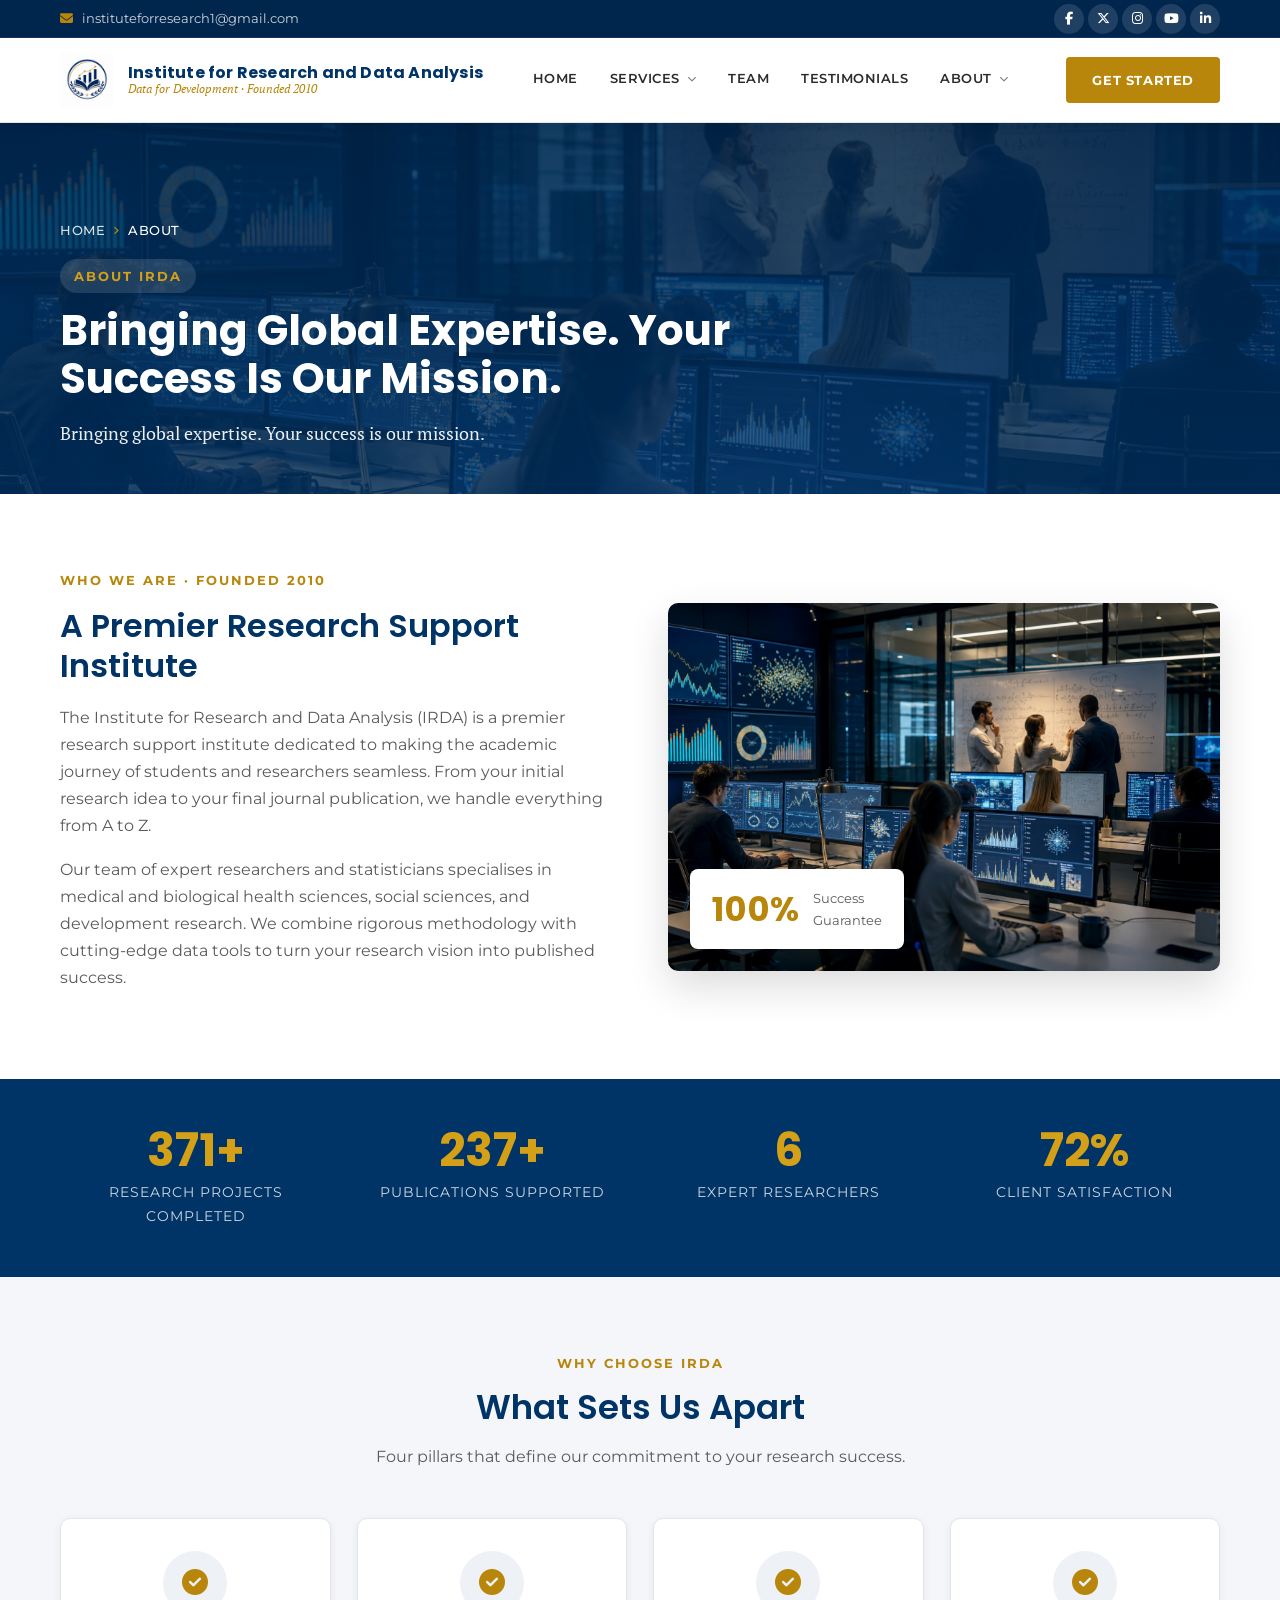
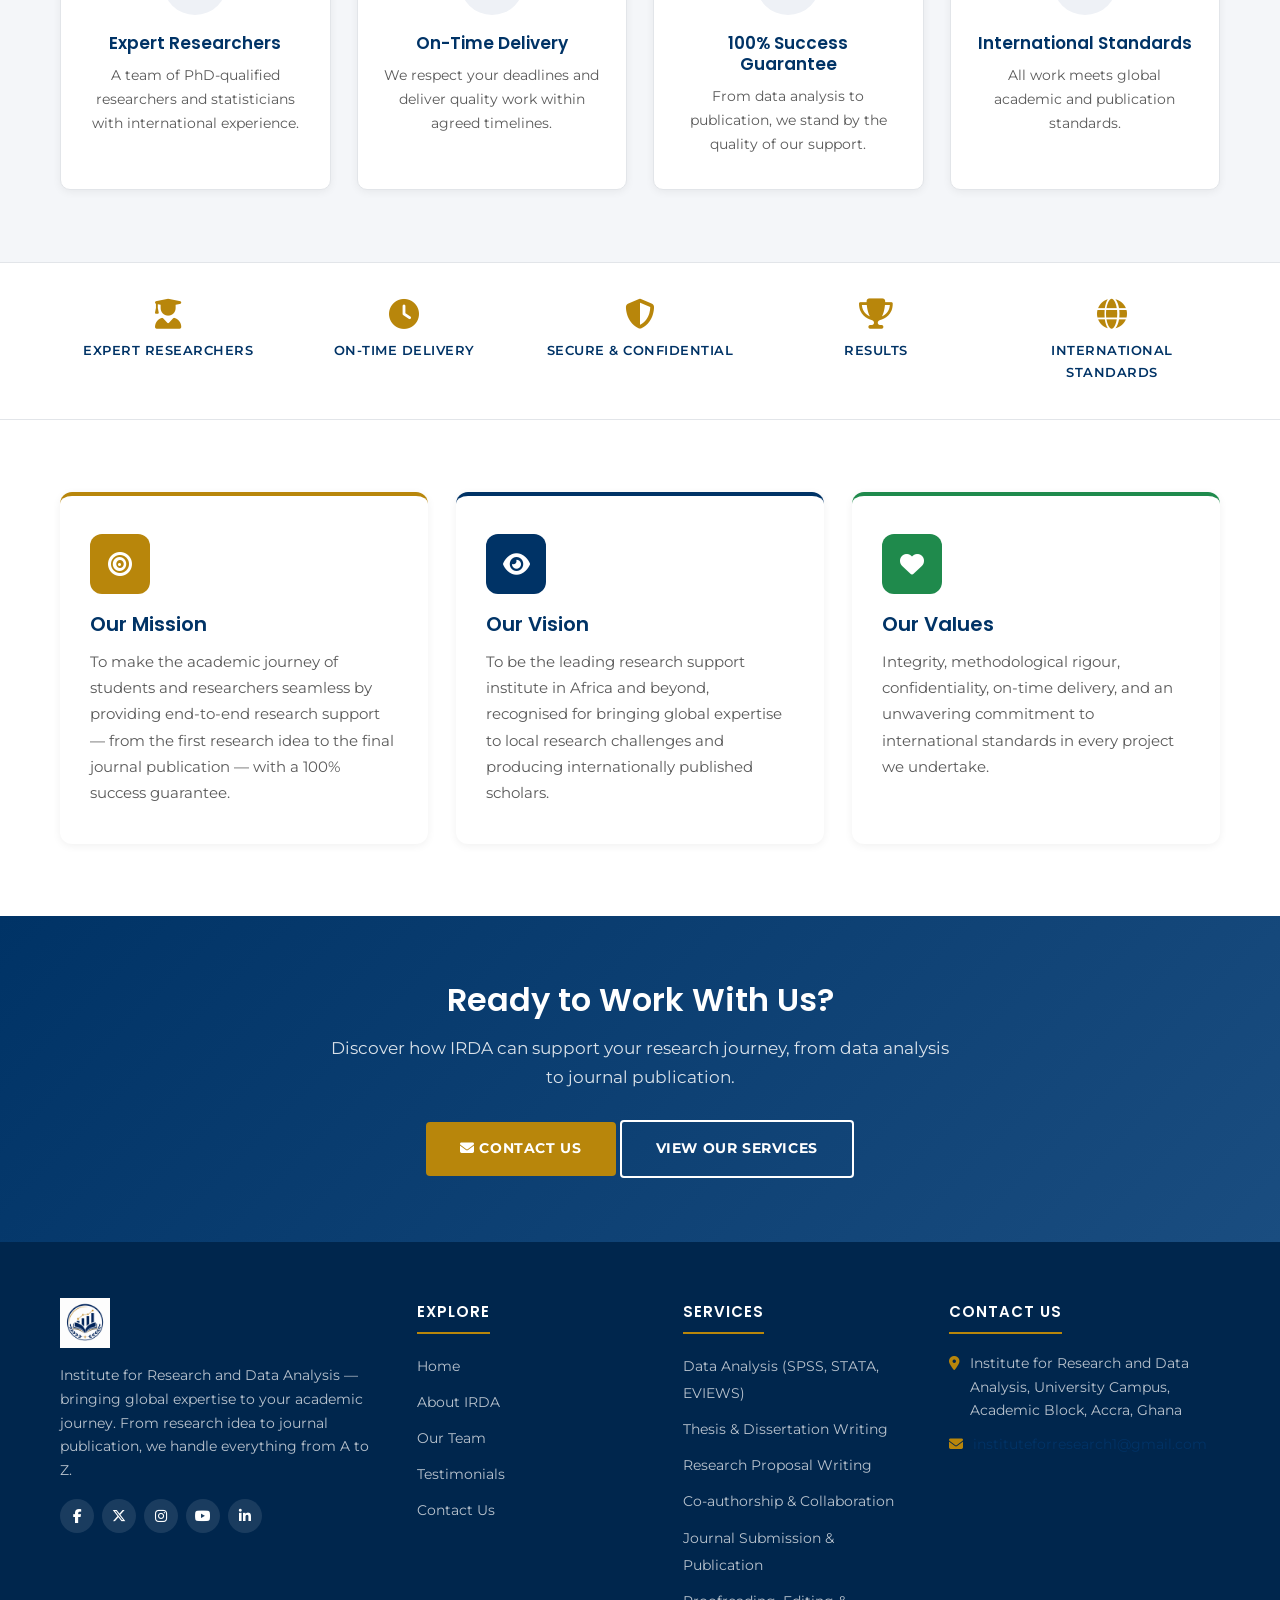
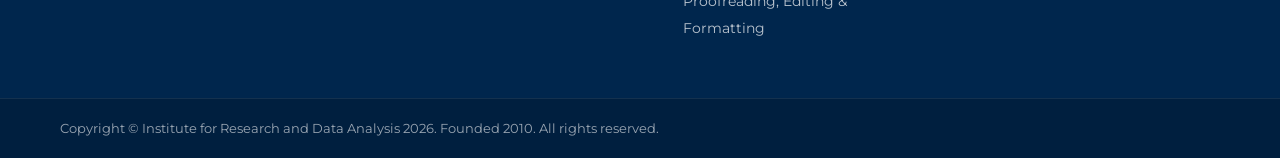
<file: about.html>
<!DOCTYPE html>
<html lang="en" dir="ltr">
<head>
  <meta charset="utf-8" />
  <meta name="viewport" content="width=device-width, initial-scale=1.0" />
  <meta name="description" content="About the Institute for Research and Data Analysis (IRDA) — bringing global expertise to your academic journey from research idea to journal publication." />
  <title>About Us | Institute for Research and Data Analysis</title>
  <link rel="icon" href="assets/img/logo.png" type="image/png" />
  <link rel="preconnect" href="https://fonts.googleapis.com" />
  <link rel="preconnect" href="https://fonts.gstatic.com" crossorigin />
  <link href="https://fonts.googleapis.com/css2?family=Lato:wght@300;400;700&family=Montserrat:wght@300;400;500;600;700;900&family=Poppins:wght@300;400;500;600;700&family=PT+Serif:ital,wght@0,400;0,700;1,400&display=swap" rel="stylesheet" />
  <link rel="stylesheet" href="https://cdnjs.cloudflare.com/ajax/libs/font-awesome/6.4.2/css/all.min.css" />
  <link rel="stylesheet" href="assets/css/style.css" />
</head>
<body>
  <a href="about.html#main-content" class="skip-link">Skip to main content</a>
  <div class="page-container">

    <div class="header-top-highlighted">
      <div class="container">
        <div class="top-contact">
          <span><i class="fa-solid fa-envelope"></i> <a href="mailto:instituteforresearch1@gmail.com">instituteforresearch1@gmail.com</a></span>
        </div>
        <div class="social-strip"><ul>
          <li><a href="about.html#" aria-label="Facebook"><i class="fa-brands fa-facebook-f"></i></a></li>
          <li><a href="about.html#" aria-label="Twitter"><i class="fa-brands fa-x-twitter"></i></a></li>
          <li><a href="about.html#" aria-label="Instagram"><i class="fa-brands fa-instagram"></i></a></li>
          <li><a href="about.html#" aria-label="YouTube"><i class="fa-brands fa-youtube"></i></a></li>
          <li><a href="about.html#" aria-label="LinkedIn"><i class="fa-brands fa-linkedin-in"></i></a></li>
        </ul></div>
      </div>
    </div>

    <header role="banner" class="header">
  <div class="container header__container">
    <div class="site-branding">
      <a href="index.html" class="site-branding__logo"><img src="assets/img/logo.png" alt="Institute for Research and Data Analysis" /></a>
      <div class="site-branding__text">
        <span class="site-branding__name">Institute for Research and Data Analysis</span>
        <span class="site-branding__slogan">Data for Development · Founded 2010</span>
      </div>
    </div>
    <nav class="main-nav" aria-label="Main menu">
      <ul class="sf-menu">
        <li class=""><a href="index.html">Home</a></li>
        <li class="menuparent active">
          <span class="nolink">Services</span>
          <ul class="submenu">
            <li><a href="services.html">All Services</a></li>
            <li class="submenu-label">Research Support</li>
                          <li><a href="services.html#s1">Data Analysis (SPSS, STATA, EVIEWS)</a></li>
                          <li><a href="services.html#s2">Thesis &amp; Dissertation Writing</a></li>
                          <li><a href="services.html#s3">Research Proposal Writing</a></li>
                          <li><a href="services.html#s4">Co-authorship &amp; Collaboration</a></li>
                          <li><a href="services.html#s5">Journal Submission &amp; Publication</a></li>
                          <li><a href="services.html#s6">Proofreading, Editing &amp; Formatting</a></li>
                        <li class="submenu-label">IT &amp; Web Development</li>
                        <li><a href="services.html#it1">Custom Web &amp; App Development</a></li>
                        <li><a href="services.html#it2">E-Commerce Store &amp; Security</a></li>
                        <li><a href="services.html#it3">Mobile-Responsive Design</a></li>
                        <li><a href="services.html#it4">Maintenance &amp; Free Hosting</a></li>
                        <li><a href="services.html#it5">SEO Optimization &amp; Domain</a></li>
                        <li><a href="services.html#it6">Network Design &amp; IT Support</a></li>
                        <li><a href="services.html#it7">Smart Home Automation</a></li>
                        <li><a href="services.html#it8">Data Analytics for Business</a></li>
                        <li class="submenu-label">Programmes</li>
            <li><a href="programme.html#diploma">Diploma in Research Analysis</a></li>
            <li><a href="programme.html#masters">Master's in Research Analysis</a></li>
            <li><a href="programme.html#phd">PhD &amp; Doctoral Support</a></li>
          </ul>
        </li>
        <li class=""><a href="team.html">Team</a></li>
        <li class=""><a href="testimonials.html">Testimonials</a></li>
        <li class="menuparent active">
          <span class="nolink">About</span>
          <ul class="submenu">
            <li><a href="about.html">About IRDA</a></li>
            <li><a href="contact.html">Contact Us</a></li>
          </ul>
        </li>
      </ul>
    </nav>
    <a href="contact.html" class="btn btn-primary nav-cta">Get Started</a>
    <button class="menu-toggle" aria-label="Open menu"><i class="fa-solid fa-bars"></i></button>
  </div>
</header>

    <section class="page-hero" id="main-content">
      <div class="container">
        <nav class="breadcrumb" aria-label="Breadcrumb">
          <a href="index.html">Home</a> <i class="fa-solid fa-angle-right"></i> <span>About</span>
        </nav>
        <span class="eyebrow">About IRDA</span>
        <h1>Bringing Global Expertise. Your Success Is Our Mission.</h1>
        <p>Bringing global expertise. Your success is our mission.</p>
      </div>
    </section>

    <!-- About intro -->
    <section class="section">
      <div class="container">
        <div class="about-grid">
          <div class="about-text">
            <span class="eyebrow" style="color:var(--accent);font-weight:700;text-transform:uppercase;letter-spacing:2px;font-size:13px;">Who We Are · Founded 2010</span>
            <h2 style="margin-top:12px;">A Premier Research Support Institute</h2>
            <p>The Institute for Research and Data Analysis (IRDA) is a premier research support institute dedicated to making the academic journey of students and researchers seamless. From your initial research idea to your final journal publication, we handle everything from A to Z.</p><p>Our team of expert researchers and statisticians specialises in medical and biological health sciences, social sciences, and development research. We combine rigorous methodology with cutting-edge data tools to turn your research vision into published success.</p>          </div>
          <div class="about-img">
            <img src="assets/img/hero-banner.jpg" alt="IRDA research environment" />
            <div class="badge-float">
              <span class="num">100%</span>
              <span class="lbl">Success<br>Guarantee</span>
            </div>
          </div>
        </div>
      </div>
    </section>

    <!-- Stats -->
    <section class="stats-bar">
      <div class="container">
        <div class="stats-grid">
                      <div class="stat-item">
              <div class="stat-num" data-count="500" data-suffix="+">0</div>
              <div class="stat-label">Research Projects Completed</div>
            </div>
                      <div class="stat-item">
              <div class="stat-num" data-count="320" data-suffix="+">0</div>
              <div class="stat-label">Publications Supported</div>
            </div>
                      <div class="stat-item">
              <div class="stat-num" data-count="9" data-suffix="">0</div>
              <div class="stat-label">Expert Researchers</div>
            </div>
                      <div class="stat-item">
              <div class="stat-num" data-count="98" data-suffix="%">0</div>
              <div class="stat-label">Client Satisfaction</div>
            </div>
                  </div>
      </div>
    </section>

    <!-- Why choose / features -->
    <section class="section section-tint">
      <div class="container">
        <div class="section-head">
          <span class="eyebrow">Why Choose IRDA</span>
          <h2>What Sets Us Apart</h2>
          <p>Four pillars that define our commitment to your research success.</p>
        </div>
        <div class="features-grid">
                      <div class="feature-card">
              <div class="feature-icon"><i class="fa-solid fa-circle-check"></i></div>
              <h3>Expert Researchers</h3>
              <p>A team of PhD-qualified researchers and statisticians with international experience.</p>
            </div>
                      <div class="feature-card">
              <div class="feature-icon"><i class="fa-solid fa-circle-check"></i></div>
              <h3>On-Time Delivery</h3>
              <p>We respect your deadlines and deliver quality work within agreed timelines.</p>
            </div>
                      <div class="feature-card">
              <div class="feature-icon"><i class="fa-solid fa-circle-check"></i></div>
              <h3>100% Success Guarantee</h3>
              <p>From data analysis to publication, we stand by the quality of our support.</p>
            </div>
                      <div class="feature-card">
              <div class="feature-icon"><i class="fa-solid fa-circle-check"></i></div>
              <h3>International Standards</h3>
              <p>All work meets global academic and publication standards.</p>
            </div>
                  </div>
      </div>
    </section>

    <!-- Trust badges -->
    <section class="trust-strip">
      <div class="container">
        <div class="trust-grid">
          <div class="trust-item"><i class="fa-solid fa-user-graduate"></i><span>Expert Researchers</span></div>
          <div class="trust-item"><i class="fa-solid fa-clock"></i><span>On-Time Delivery</span></div>
          <div class="trust-item"><i class="fa-solid fa-shield-halved"></i><span>Secure &amp; Confidential</span></div>
          <div class="trust-item"><i class="fa-solid fa-trophy"></i><span>Results</span></div>
          <div class="trust-item"><i class="fa-solid fa-globe"></i><span>International Standards</span></div>
        </div>
      </div>
    </section>

    <!-- Mission / Vision / Values -->
    <section class="section">
      <div class="container">
        <div class="mvv-grid">
          <div class="mvv-card mvv-mission">
            <div class="mvv-icon"><i class="fa-solid fa-bullseye"></i></div>
            <h3>Our Mission</h3>
            <p>To make the academic journey of students and researchers seamless by providing end-to-end research support — from the first research idea to the final journal publication — with a 100% success guarantee.</p>
          </div>
          <div class="mvv-card mvv-vision">
            <div class="mvv-icon"><i class="fa-solid fa-eye"></i></div>
            <h3>Our Vision</h3>
            <p>To be the leading research support institute in Africa and beyond, recognised for bringing global expertise to local research challenges and producing internationally published scholars.</p>
          </div>
          <div class="mvv-card mvv-values">
            <div class="mvv-icon"><i class="fa-solid fa-heart"></i></div>
            <h3>Our Values</h3>
            <p>Integrity, methodological rigour, confidentiality, on-time delivery, and an unwavering commitment to international standards in every project we undertake.</p>
          </div>
        </div>
      </div>
    </section>

    <section class="cta-band">
      <div class="container">
        <h2>Ready to Work With Us?</h2>
        <p>Discover how IRDA can support your research journey, from data analysis to journal publication.</p>
        <div class="hero-btns">
          <a href="contact.html" class="btn btn-primary btn-lg"><i class="fa-solid fa-envelope"></i> Contact Us</a>
          <a href="services.html" class="btn btn-outline btn-lg">View Our Services</a>
        </div>
      </div>
    </section>

    <footer class="footer">
  <div class="container">
    <div class="footer__container">
      <div class="footer__section footer__about">
        <img src="assets/img/logo.png" alt="IRDA" class="footer-logo" />
        <p>Institute for Research and Data Analysis — bringing global expertise to your academic journey. From research idea to journal publication, we handle everything from A to Z.</p>
        <div class="footer-social">
          <a href="about.html#" aria-label="Facebook"><i class="fa-brands fa-facebook-f"></i></a>
          <a href="about.html#" aria-label="Twitter"><i class="fa-brands fa-x-twitter"></i></a>
          <a href="about.html#" aria-label="Instagram"><i class="fa-brands fa-instagram"></i></a>
          <a href="about.html#" aria-label="YouTube"><i class="fa-brands fa-youtube"></i></a>
          <a href="about.html#" aria-label="LinkedIn"><i class="fa-brands fa-linkedin-in"></i></a>
        </div>
      </div>
      <div class="footer__section">
        <h4>Explore</h4>
        <ul>
          <li><a href="index.html">Home</a></li>
          <li><a href="about.html">About IRDA</a></li>
          <li><a href="team.html">Our Team</a></li>
          <li><a href="testimonials.html">Testimonials</a></li>
          <li><a href="contact.html">Contact Us</a></li>
        </ul>
      </div>
      <div class="footer__section">
        <h4>Services</h4>
        <ul>
                      <li><a href="services.html#s1">Data Analysis (SPSS, STATA, EVIEWS)</a></li>
                      <li><a href="services.html#s2">Thesis &amp; Dissertation Writing</a></li>
                      <li><a href="services.html#s3">Research Proposal Writing</a></li>
                      <li><a href="services.html#s4">Co-authorship &amp; Collaboration</a></li>
                      <li><a href="services.html#s5">Journal Submission &amp; Publication</a></li>
                      <li><a href="services.html#s6">Proofreading, Editing &amp; Formatting</a></li>
                  </ul>
      </div>
      <div class="footer__section footer__contact">
        <h4>Contact Us</h4>
        <p><i class="fa-solid fa-location-dot"></i><span>Institute for Research and Data Analysis, University Campus, Academic Block, Accra, Ghana</span></p>
        <p><i class="fa-solid fa-envelope"></i><span><a href="mailto:instituteforresearch1@gmail.com">instituteforresearch1@gmail.com</a></span></p>
      </div>
    </div>
  </div>
  <div class="subfooter">
    <div class="container subfooter__container">
      <div class="copyright">Copyright &copy; Institute for Research and Data Analysis <span id="cpy-year">2026</span>. Founded 2010. All rights reserved.</div>
      
    </div>
  </div>
</footer>

  </div>
  <div class="mobile-overlay-backdrop"></div>
<div class="mobile-menu-overlay" id="mobile-menu">
  <button class="mobile-menu-close" aria-label="Close menu"><i class="fa-solid fa-xmark"></i></button>
  <ul class="mobile-nav">
    <li><a href="index.html">Home</a></li>
    <li>
      <span class="m-nolink">Services <i class="fa-solid fa-chevron-down" style="float:right;font-size:12px;margin-top:6px;"></i></span>
      <ul class="m-submenu">
        <li><a href="services.html">All Services</a></li>
                  <li><a href="services.html#s1">Data Analysis (SPSS, STATA, EVIEWS)</a></li>
                  <li><a href="services.html#s2">Thesis &amp; Dissertation Writing</a></li>
                  <li><a href="services.html#s3">Research Proposal Writing</a></li>
                  <li><a href="services.html#s4">Co-authorship &amp; Collaboration</a></li>
                  <li><a href="services.html#s5">Journal Submission &amp; Publication</a></li>
                  <li><a href="services.html#s6">Proofreading, Editing &amp; Formatting</a></li>
                <li><a href="services.html#it1">Custom Web &amp; App Development</a></li>
        <li><a href="services.html#it2">E-Commerce Store &amp; Security</a></li>
        <li><a href="services.html#it3">Mobile-Responsive Design</a></li>
        <li><a href="services.html#it4">Maintenance &amp; Free Hosting</a></li>
        <li><a href="services.html#it5">SEO Optimization &amp; Domain</a></li>
        <li><a href="services.html#it6">Network Design &amp; IT Support</a></li>
        <li><a href="services.html#it7">Smart Home Automation</a></li>
        <li><a href="services.html#it8">Data Analytics for Business</a></li>
                <li><a href="programme.html#diploma">Diploma in Research Analysis</a></li>
        <li><a href="programme.html#masters">Master's in Research Analysis</a></li>
        <li><a href="programme.html#phd">PhD &amp; Doctoral Support</a></li>
      </ul>
    </li>
    <li><a href="team.html">Team</a></li>
    <li><a href="testimonials.html">Testimonials</a></li>
    <li>
      <span class="m-nolink">About <i class="fa-solid fa-chevron-down" style="float:right;font-size:12px;margin-top:6px;"></i></span>
      <ul class="m-submenu">
        <li><a href="about.html">About IRDA</a></li>
        <li><a href="contact.html">Contact Us</a></li>
      </ul>
    </li>
    <li style="border-bottom:none;padding-top:14px;"><a href="contact.html" class="btn btn-primary" style="display:block;text-align:center;">Get Started</a></li>
    <li style="border-bottom:none;padding-top:10px;"><a href="mailto:instituteforresearch1@gmail.com" style="display:flex;align-items:center;justify-content:center;gap:8px;color:var(--accent);font-weight:700;"><i class="fa-solid fa-envelope"></i> instituteforresearch1@gmail.com</a></li>
  </ul>
</div>
  <script src="assets/js/main.js"></script>
</body>
</html>
</file>
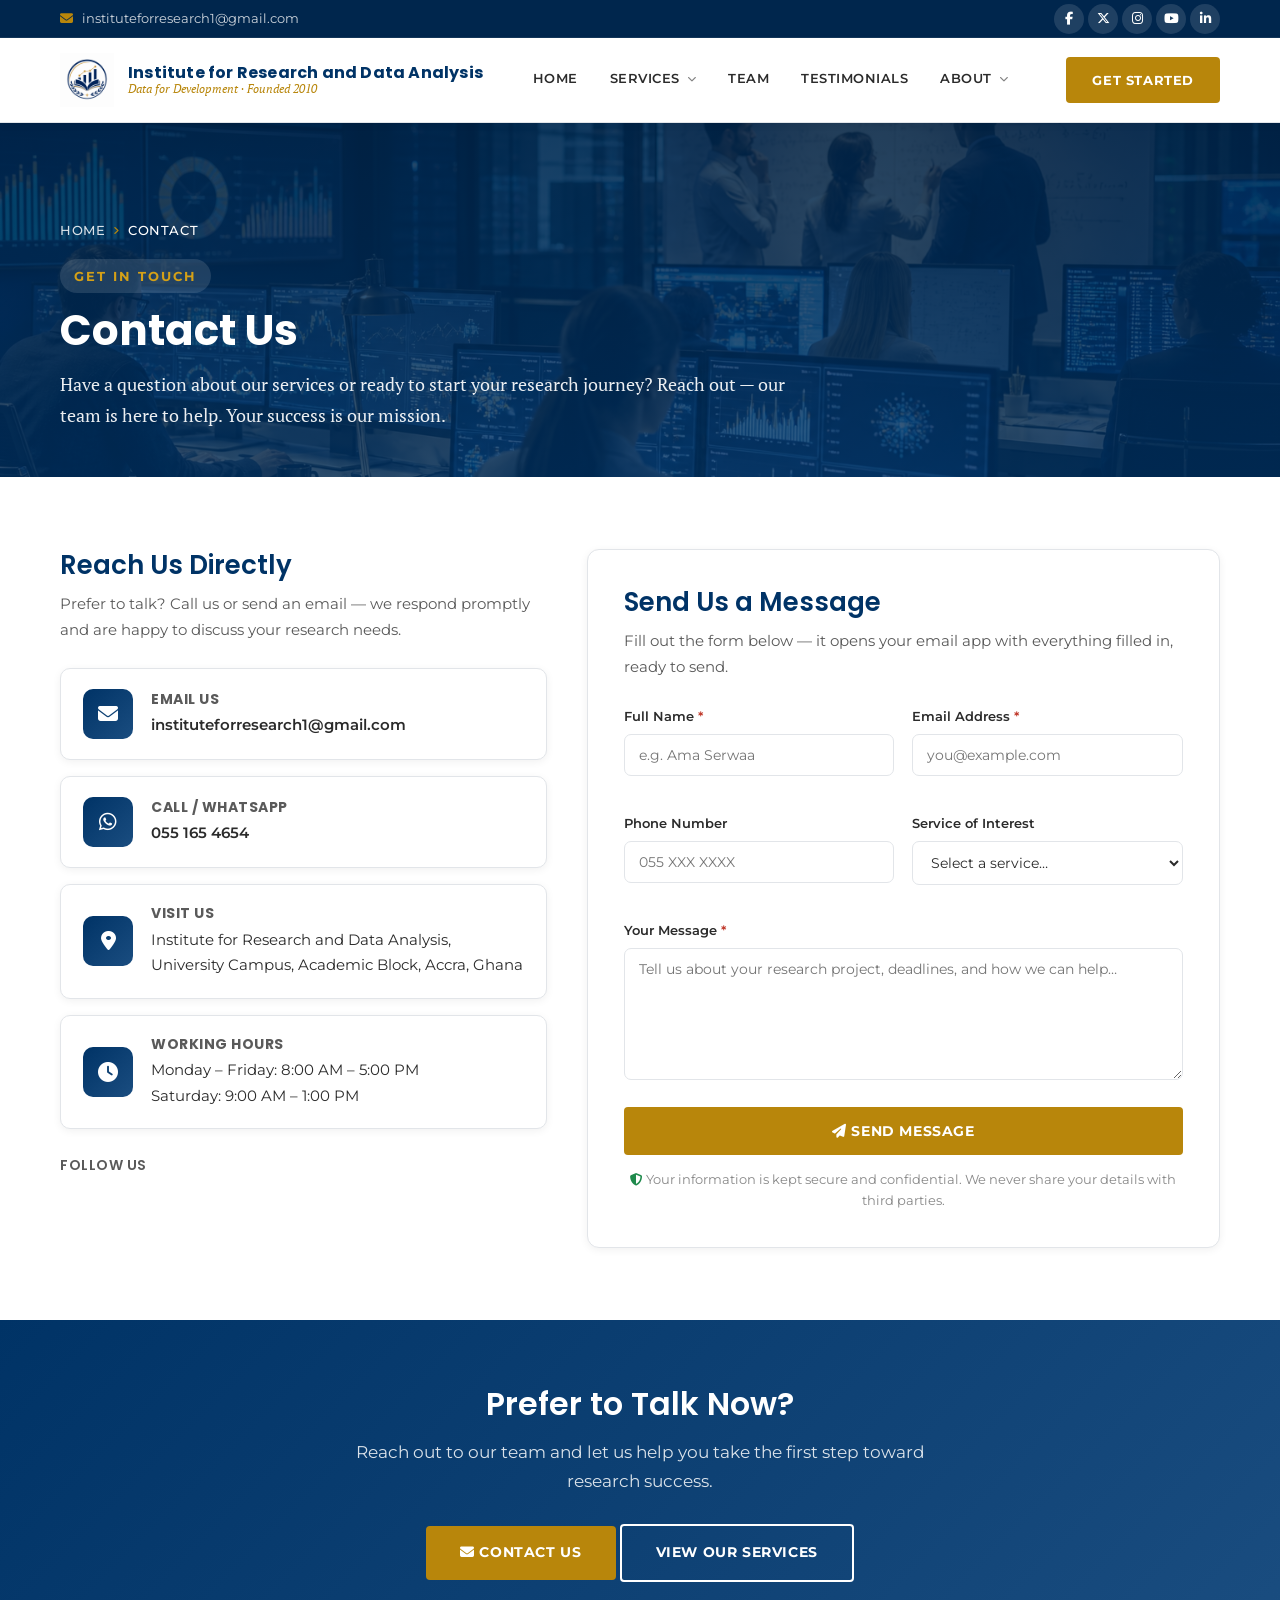
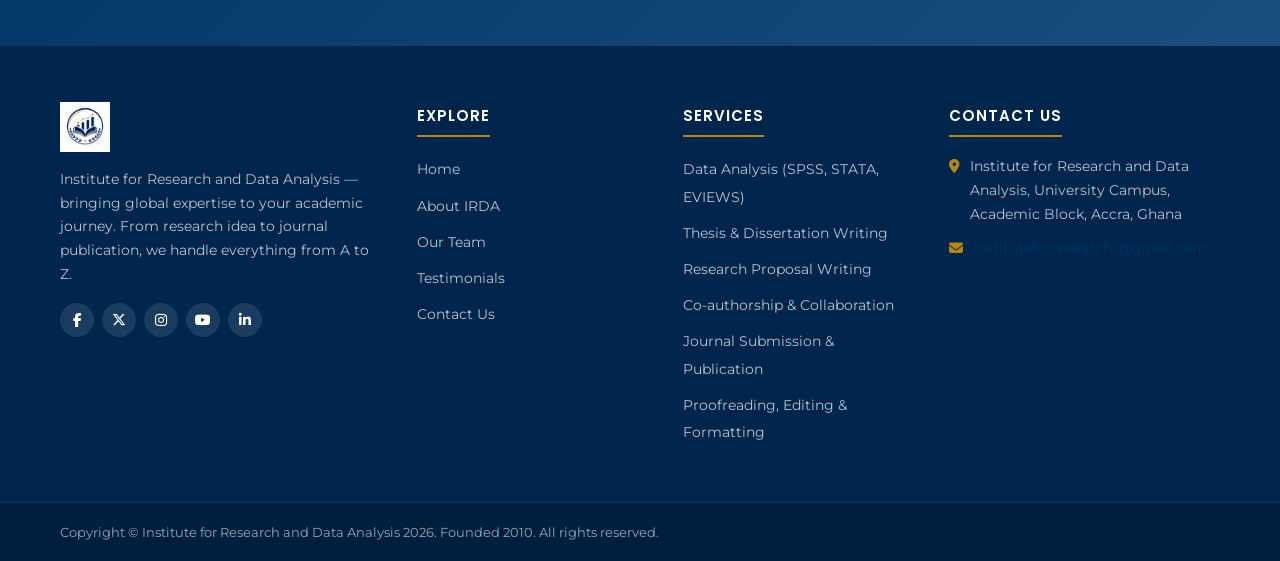
<file: contact.html>
<!DOCTYPE html>
<html lang="en" dir="ltr">
<head>
  <meta charset="utf-8" />
  <meta name="viewport" content="width=device-width, initial-scale=1.0" />
  <meta name="description" content="Contact the Institute for Research and Data Analysis. Email: instituteforresearch1@gmail.com. Get support for data analysis, thesis writing, and journal publication." />
  <title>Contact Us | Institute for Research and Data Analysis</title>
  <link rel="icon" href="assets/img/logo.png" type="image/png" />
  <link rel="preconnect" href="https://fonts.googleapis.com" />
  <link rel="preconnect" href="https://fonts.gstatic.com" crossorigin />
  <link href="https://fonts.googleapis.com/css2?family=Lato:wght@300;400;700&family=Montserrat:wght@300;400;500;600;700;900&family=Poppins:wght@300;400;500;600;700&family=PT+Serif:ital,wght@0,400;0,700;1,400&display=swap" rel="stylesheet" />
  <link rel="stylesheet" href="https://cdnjs.cloudflare.com/ajax/libs/font-awesome/6.4.2/css/all.min.css" />
  <link rel="stylesheet" href="assets/css/style.css" />
</head>
<body>
  <a href="contact.html#main-content" class="skip-link">Skip to main content</a>
  <div class="page-container">

    <div class="header-top-highlighted">
      <div class="container">
        <div class="top-contact">
          <span><i class="fa-solid fa-envelope"></i> <a href="mailto:instituteforresearch1@gmail.com">instituteforresearch1@gmail.com</a></span>
        </div>
        <div class="social-strip"><ul>
          <li><a href="contact.html#" aria-label="Facebook"><i class="fa-brands fa-facebook-f"></i></a></li>
          <li><a href="contact.html#" aria-label="Twitter"><i class="fa-brands fa-x-twitter"></i></a></li>
          <li><a href="contact.html#" aria-label="Instagram"><i class="fa-brands fa-instagram"></i></a></li>
          <li><a href="contact.html#" aria-label="YouTube"><i class="fa-brands fa-youtube"></i></a></li>
          <li><a href="contact.html#" aria-label="LinkedIn"><i class="fa-brands fa-linkedin-in"></i></a></li>
        </ul></div>
      </div>
    </div>

    <header role="banner" class="header">
  <div class="container header__container">
    <div class="site-branding">
      <a href="index.html" class="site-branding__logo"><img src="assets/img/logo.png" alt="Institute for Research and Data Analysis" /></a>
      <div class="site-branding__text">
        <span class="site-branding__name">Institute for Research and Data Analysis</span>
        <span class="site-branding__slogan">Data for Development · Founded 2010</span>
      </div>
    </div>
    <nav class="main-nav" aria-label="Main menu">
      <ul class="sf-menu">
        <li class=""><a href="index.html">Home</a></li>
        <li class="menuparent ">
          <span class="nolink">Services</span>
          <ul class="submenu">
            <li><a href="services.html">All Services</a></li>
            <li class="submenu-label">Research Support</li>
                          <li><a href="services.html#s1">Data Analysis (SPSS, STATA, EVIEWS)</a></li>
                          <li><a href="services.html#s2">Thesis &amp; Dissertation Writing</a></li>
                          <li><a href="services.html#s3">Research Proposal Writing</a></li>
                          <li><a href="services.html#s4">Co-authorship &amp; Collaboration</a></li>
                          <li><a href="services.html#s5">Journal Submission &amp; Publication</a></li>
                          <li><a href="services.html#s6">Proofreading, Editing &amp; Formatting</a></li>
                        <li class="submenu-label">IT &amp; Web Development</li>
                        <li><a href="services.html#it1">Custom Web &amp; App Development</a></li>
                        <li><a href="services.html#it2">E-Commerce Store &amp; Security</a></li>
                        <li><a href="services.html#it3">Mobile-Responsive Design</a></li>
                        <li><a href="services.html#it4">Maintenance &amp; Free Hosting</a></li>
                        <li><a href="services.html#it5">SEO Optimization &amp; Domain</a></li>
                        <li><a href="services.html#it6">Network Design &amp; IT Support</a></li>
                        <li><a href="services.html#it7">Smart Home Automation</a></li>
                        <li><a href="services.html#it8">Data Analytics for Business</a></li>
                        <li class="submenu-label">Programmes</li>
            <li><a href="programme.html#diploma">Diploma in Research Analysis</a></li>
            <li><a href="programme.html#masters">Master's in Research Analysis</a></li>
            <li><a href="programme.html#phd">PhD &amp; Doctoral Support</a></li>
          </ul>
        </li>
        <li class=""><a href="team.html">Team</a></li>
        <li class=""><a href="testimonials.html">Testimonials</a></li>
        <li class="menuparent active">
          <span class="nolink">About</span>
          <ul class="submenu">
            <li><a href="about.html">About IRDA</a></li>
            <li><a href="contact.html">Contact Us</a></li>
          </ul>
        </li>
      </ul>
    </nav>
    <a href="contact.html" class="btn btn-primary nav-cta">Get Started</a>
    <button class="menu-toggle" aria-label="Open menu"><i class="fa-solid fa-bars"></i></button>
  </div>
</header>

    <section class="page-hero" id="main-content">
      <div class="container">
        <nav class="breadcrumb" aria-label="Breadcrumb">
          <a href="index.html">Home</a> <i class="fa-solid fa-angle-right"></i> <span>Contact</span>
        </nav>
        <span class="eyebrow">Get In Touch</span>
        <h1>Contact Us</h1>
        <p>Have a question about our services or ready to start your research journey? Reach out — our team is here to help. Your success is our mission.</p>
      </div>
    </section>

    <section class="section">
      <div class="container">
        <div class="contact-layout">

          <!-- Contact info cards -->
          <div class="contact-info">
            <h2>Reach Us Directly</h2>
            <p class="contact-intro">Prefer to talk? Call us or send an email — we respond promptly and are happy to discuss your research needs.</p>

            <div class="contact-cards">
              <div class="contact-card">
                <div class="contact-card__icon"><i class="fa-solid fa-envelope"></i></div>
                <div class="contact-card__body">
                  <h4>Email Us</h4>
                  <p><a href="mailto:instituteforresearch1@gmail.com">instituteforresearch1@gmail.com</a></p>
                </div>
              </div>
              <div class="contact-card">
                <div class="contact-card__icon"><i class="fa-brands fa-whatsapp"></i></div>
                <div class="contact-card__body">
                  <h4>Call / WhatsApp</h4>
                  <p><a href="tel:0551654654">055 165 4654</a></p>
                </div>
              </div>
              <div class="contact-card">
                <div class="contact-card__icon"><i class="fa-solid fa-location-dot"></i></div>
                <div class="contact-card__body">
                  <h4>Visit Us</h4>
                  <p>Institute for Research and Data Analysis, University Campus, Academic Block, Accra, Ghana</p>
                </div>
              </div>
              <div class="contact-card">
                <div class="contact-card__icon"><i class="fa-solid fa-clock"></i></div>
                <div class="contact-card__body">
                  <h4>Working Hours</h4>
                  <p>Monday – Friday: 8:00 AM – 5:00 PM<br>Saturday: 9:00 AM – 1:00 PM</p>
                </div>
              </div>
            </div>

            <div class="contact-social">
              <h4>Follow Us</h4>
              <div class="footer-social">
                <a href="contact.html#" aria-label="Facebook"><i class="fa-brands fa-facebook-f"></i></a>
                <a href="contact.html#" aria-label="Twitter"><i class="fa-brands fa-x-twitter"></i></a>
                <a href="contact.html#" aria-label="Instagram"><i class="fa-brands fa-instagram"></i></a>
                <a href="contact.html#" aria-label="YouTube"><i class="fa-brands fa-youtube"></i></a>
                <a href="contact.html#" aria-label="LinkedIn"><i class="fa-brands fa-linkedin-in"></i></a>
              </div>
            </div>
          </div>

          <!-- Contact form -->
          <div class="contact-form-wrap">
            <h2>Send Us a Message</h2>
            <p class="contact-intro">Fill out the form below — it opens your email app with everything filled in, ready to send.</p>

                        
            <form class="contact-form" id="contact-form">
              <div class="form-row">
                <div class="form-field">
                  <label for="name">Full Name <span class="req">*</span></label>
                  <input type="text" id="name" name="name" placeholder="e.g. Ama Serwaa" value="" required />
                </div>
                <div class="form-field">
                  <label for="email">Email Address <span class="req">*</span></label>
                  <input type="email" id="email" name="email" placeholder="you@example.com" value="" required />
                </div>
              </div>
              <div class="form-row">
                <div class="form-field">
                  <label for="phone">Phone Number</label>
                  <input type="tel" id="phone" name="phone" placeholder="055 XXX XXXX" value="" />
                </div>
                <div class="form-field">
                  <label for="service">Service of Interest</label>
                  <select id="service" name="service">
                    <option value="">Select a service…</option>
                                          <option value="Data Analysis (SPSS, STATA, EVIEWS)" >Data Analysis (SPSS, STATA, EVIEWS)</option>
                                          <option value="Thesis &amp; Dissertation Writing" >Thesis &amp; Dissertation Writing</option>
                                          <option value="Research Proposal Writing" >Research Proposal Writing</option>
                                          <option value="Co-authorship &amp; Collaboration" >Co-authorship &amp; Collaboration</option>
                                          <option value="Journal Submission &amp; Publication" >Journal Submission &amp; Publication</option>
                                          <option value="Proofreading, Editing &amp; Formatting" >Proofreading, Editing &amp; Formatting</option>
                                        <option value="Diploma in Research Analysis" >Diploma in Research Analysis</option>
                    <option value="Master's in Research Analysis" >Master's in Research Analysis</option>
                    <option value="PhD & Doctoral Support" >PhD &amp; Doctoral Support</option>
                    <option value="Other" >Other</option>
                  </select>
                </div>
              </div>
              <div class="form-field">
                <label for="message">Your Message <span class="req">*</span></label>
                <textarea id="message" name="message" rows="6" placeholder="Tell us about your research project, deadlines, and how we can help…" required></textarea>
              </div>
              <button type="submit" class="btn btn-primary btn-lg btn-block"><i class="fa-solid fa-paper-plane"></i> Send Message</button>
              <p class="form-note"><i class="fa-solid fa-shield-halved"></i> Your information is kept secure and confidential. We never share your details with third parties.</p>
            </form>
          </div>
        </div>
      </div>
    </section>

    <!-- Quick CTA -->
    <section class="cta-band">
      <div class="container">
        <h2>Prefer to Talk Now?</h2>
        <p>Reach out to our team and let us help you take the first step toward research success.</p>
        <div class="hero-btns">
          <a href="contact.html" class="btn btn-primary btn-lg"><i class="fa-solid fa-envelope"></i> Contact Us</a>
          <a href="services.html" class="btn btn-outline btn-lg">View Our Services</a>
        </div>
      </div>
    </section>

    <footer class="footer">
  <div class="container">
    <div class="footer__container">
      <div class="footer__section footer__about">
        <img src="assets/img/logo.png" alt="IRDA" class="footer-logo" />
        <p>Institute for Research and Data Analysis — bringing global expertise to your academic journey. From research idea to journal publication, we handle everything from A to Z.</p>
        <div class="footer-social">
          <a href="contact.html#" aria-label="Facebook"><i class="fa-brands fa-facebook-f"></i></a>
          <a href="contact.html#" aria-label="Twitter"><i class="fa-brands fa-x-twitter"></i></a>
          <a href="contact.html#" aria-label="Instagram"><i class="fa-brands fa-instagram"></i></a>
          <a href="contact.html#" aria-label="YouTube"><i class="fa-brands fa-youtube"></i></a>
          <a href="contact.html#" aria-label="LinkedIn"><i class="fa-brands fa-linkedin-in"></i></a>
        </div>
      </div>
      <div class="footer__section">
        <h4>Explore</h4>
        <ul>
          <li><a href="index.html">Home</a></li>
          <li><a href="about.html">About IRDA</a></li>
          <li><a href="team.html">Our Team</a></li>
          <li><a href="testimonials.html">Testimonials</a></li>
          <li><a href="contact.html">Contact Us</a></li>
        </ul>
      </div>
      <div class="footer__section">
        <h4>Services</h4>
        <ul>
                      <li><a href="services.html#s1">Data Analysis (SPSS, STATA, EVIEWS)</a></li>
                      <li><a href="services.html#s2">Thesis &amp; Dissertation Writing</a></li>
                      <li><a href="services.html#s3">Research Proposal Writing</a></li>
                      <li><a href="services.html#s4">Co-authorship &amp; Collaboration</a></li>
                      <li><a href="services.html#s5">Journal Submission &amp; Publication</a></li>
                      <li><a href="services.html#s6">Proofreading, Editing &amp; Formatting</a></li>
                  </ul>
      </div>
      <div class="footer__section footer__contact">
        <h4>Contact Us</h4>
        <p><i class="fa-solid fa-location-dot"></i><span>Institute for Research and Data Analysis, University Campus, Academic Block, Accra, Ghana</span></p>
        <p><i class="fa-solid fa-envelope"></i><span><a href="mailto:instituteforresearch1@gmail.com">instituteforresearch1@gmail.com</a></span></p>
      </div>
    </div>
  </div>
  <div class="subfooter">
    <div class="container subfooter__container">
      <div class="copyright">Copyright &copy; Institute for Research and Data Analysis <span id="cpy-year">2026</span>. Founded 2010. All rights reserved.</div>
      
    </div>
  </div>
</footer>

  </div>
  <div class="mobile-overlay-backdrop"></div>
<div class="mobile-menu-overlay" id="mobile-menu">
  <button class="mobile-menu-close" aria-label="Close menu"><i class="fa-solid fa-xmark"></i></button>
  <ul class="mobile-nav">
    <li><a href="index.html">Home</a></li>
    <li>
      <span class="m-nolink">Services <i class="fa-solid fa-chevron-down" style="float:right;font-size:12px;margin-top:6px;"></i></span>
      <ul class="m-submenu">
        <li><a href="services.html">All Services</a></li>
                  <li><a href="services.html#s1">Data Analysis (SPSS, STATA, EVIEWS)</a></li>
                  <li><a href="services.html#s2">Thesis &amp; Dissertation Writing</a></li>
                  <li><a href="services.html#s3">Research Proposal Writing</a></li>
                  <li><a href="services.html#s4">Co-authorship &amp; Collaboration</a></li>
                  <li><a href="services.html#s5">Journal Submission &amp; Publication</a></li>
                  <li><a href="services.html#s6">Proofreading, Editing &amp; Formatting</a></li>
                <li><a href="services.html#it1">Custom Web &amp; App Development</a></li>
        <li><a href="services.html#it2">E-Commerce Store &amp; Security</a></li>
        <li><a href="services.html#it3">Mobile-Responsive Design</a></li>
        <li><a href="services.html#it4">Maintenance &amp; Free Hosting</a></li>
        <li><a href="services.html#it5">SEO Optimization &amp; Domain</a></li>
        <li><a href="services.html#it6">Network Design &amp; IT Support</a></li>
        <li><a href="services.html#it7">Smart Home Automation</a></li>
        <li><a href="services.html#it8">Data Analytics for Business</a></li>
                <li><a href="programme.html#diploma">Diploma in Research Analysis</a></li>
        <li><a href="programme.html#masters">Master's in Research Analysis</a></li>
        <li><a href="programme.html#phd">PhD &amp; Doctoral Support</a></li>
      </ul>
    </li>
    <li><a href="team.html">Team</a></li>
    <li><a href="testimonials.html">Testimonials</a></li>
    <li>
      <span class="m-nolink">About <i class="fa-solid fa-chevron-down" style="float:right;font-size:12px;margin-top:6px;"></i></span>
      <ul class="m-submenu">
        <li><a href="about.html">About IRDA</a></li>
        <li><a href="contact.html">Contact Us</a></li>
      </ul>
    </li>
    <li style="border-bottom:none;padding-top:14px;"><a href="contact.html" class="btn btn-primary" style="display:block;text-align:center;">Get Started</a></li>
    <li style="border-bottom:none;padding-top:10px;"><a href="mailto:instituteforresearch1@gmail.com" style="display:flex;align-items:center;justify-content:center;gap:8px;color:var(--accent);font-weight:700;"><i class="fa-solid fa-envelope"></i> instituteforresearch1@gmail.com</a></li>
  </ul>
</div>
  <script src="assets/js/main.js"></script>
  <script>
    (function () {
      var form = document.getElementById('contact-form');
      if (!form) return;
      form.addEventListener('submit', function (e) {
        e.preventDefault();
        var val = function (id) { var el = document.getElementById(id); return el ? el.value.trim() : ''; };
        var name = val('name'), email = val('email'), phone = val('phone'),
            service = val('service'), message = val('message');
        if (!name || !email || !message) {
          alert('Please fill in your name, email, and message.');
          return;
        }
        var subject = 'Website Enquiry from ' + name + (service ? ' — ' + service : '');
        var body = 'Name: ' + name + '\n' +
                   'Email: ' + email + '\n' +
                   (phone ? 'Phone: ' + phone + '\n' : '') +
                   (service ? 'Service of Interest: ' + service + '\n' : '') +
                   '\nMessage:\n' + message;
        var mailto = 'mailto:instituteforresearch1@gmail.com' +
          '?subject=' + encodeURIComponent(subject) +
          '&body=' + encodeURIComponent(body);
        window.location.href = mailto;
      });
    })();
  </script>
</body>
</html>
</file>
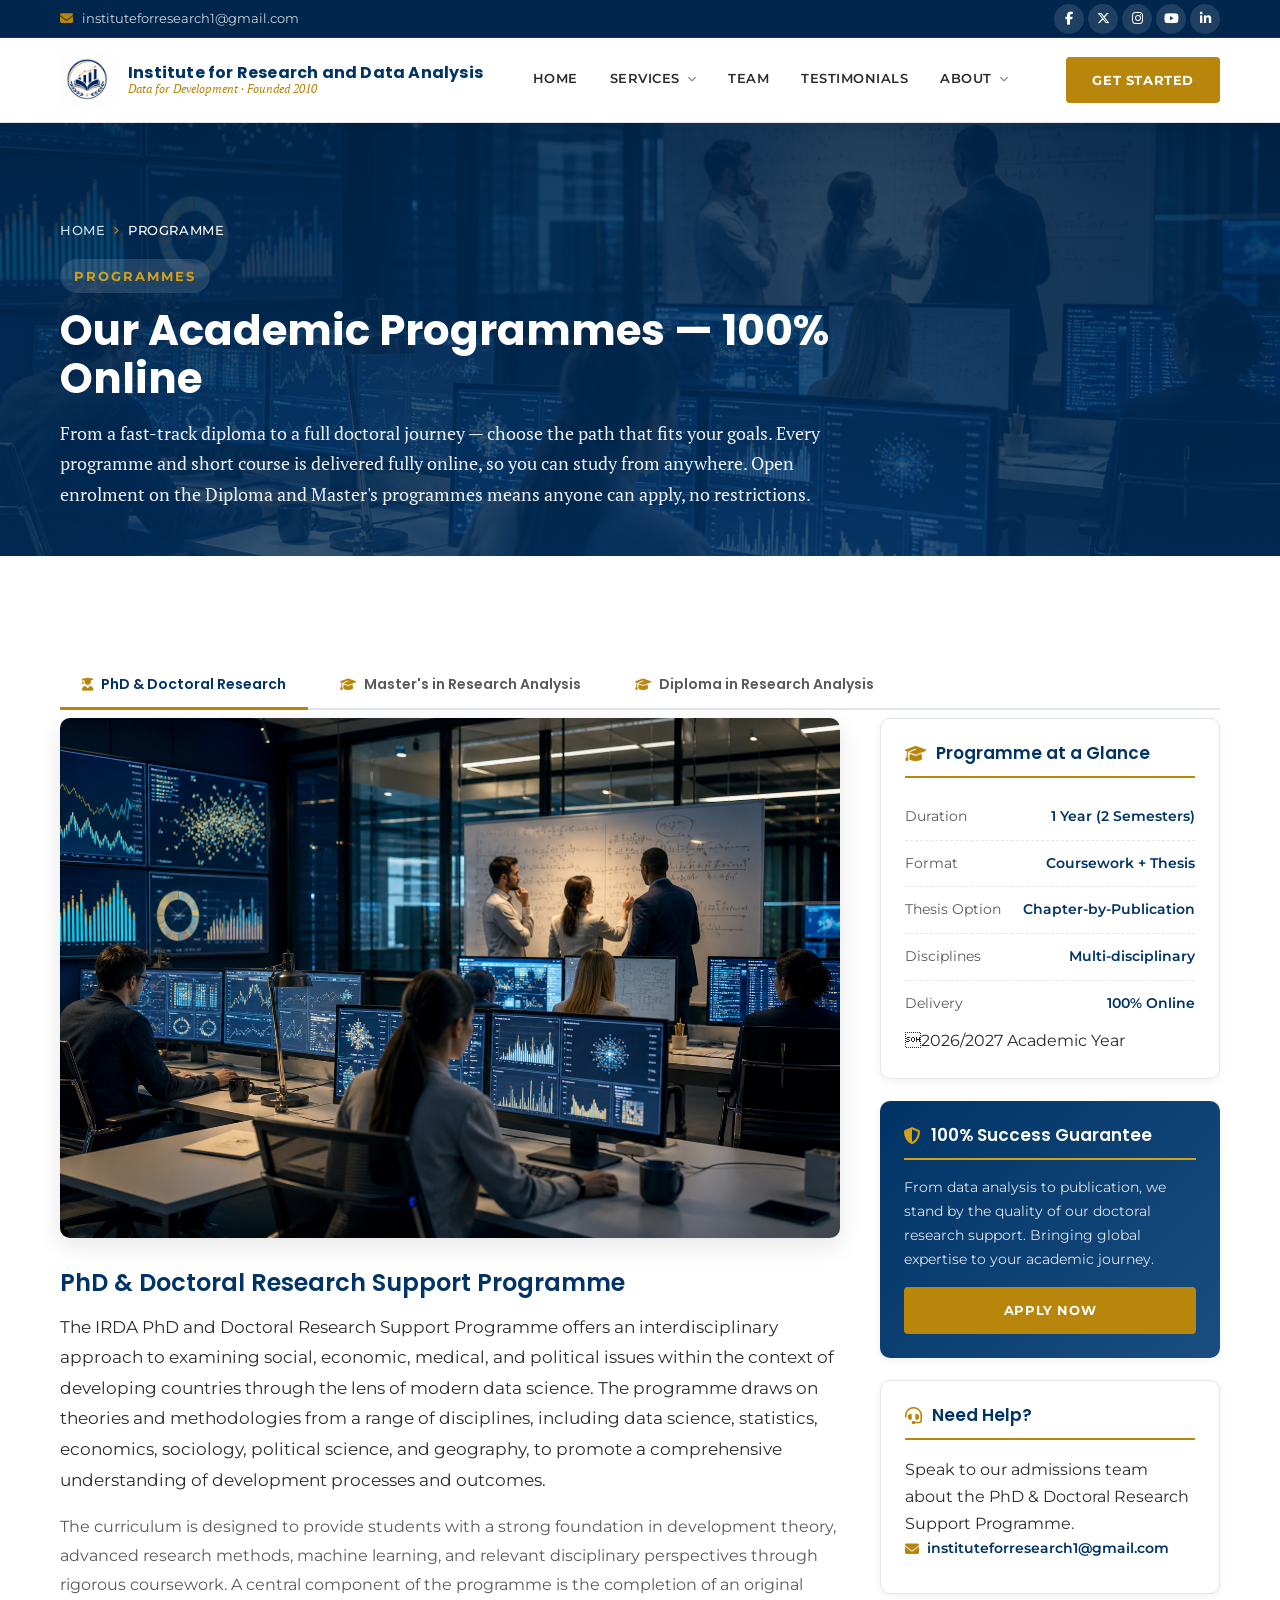
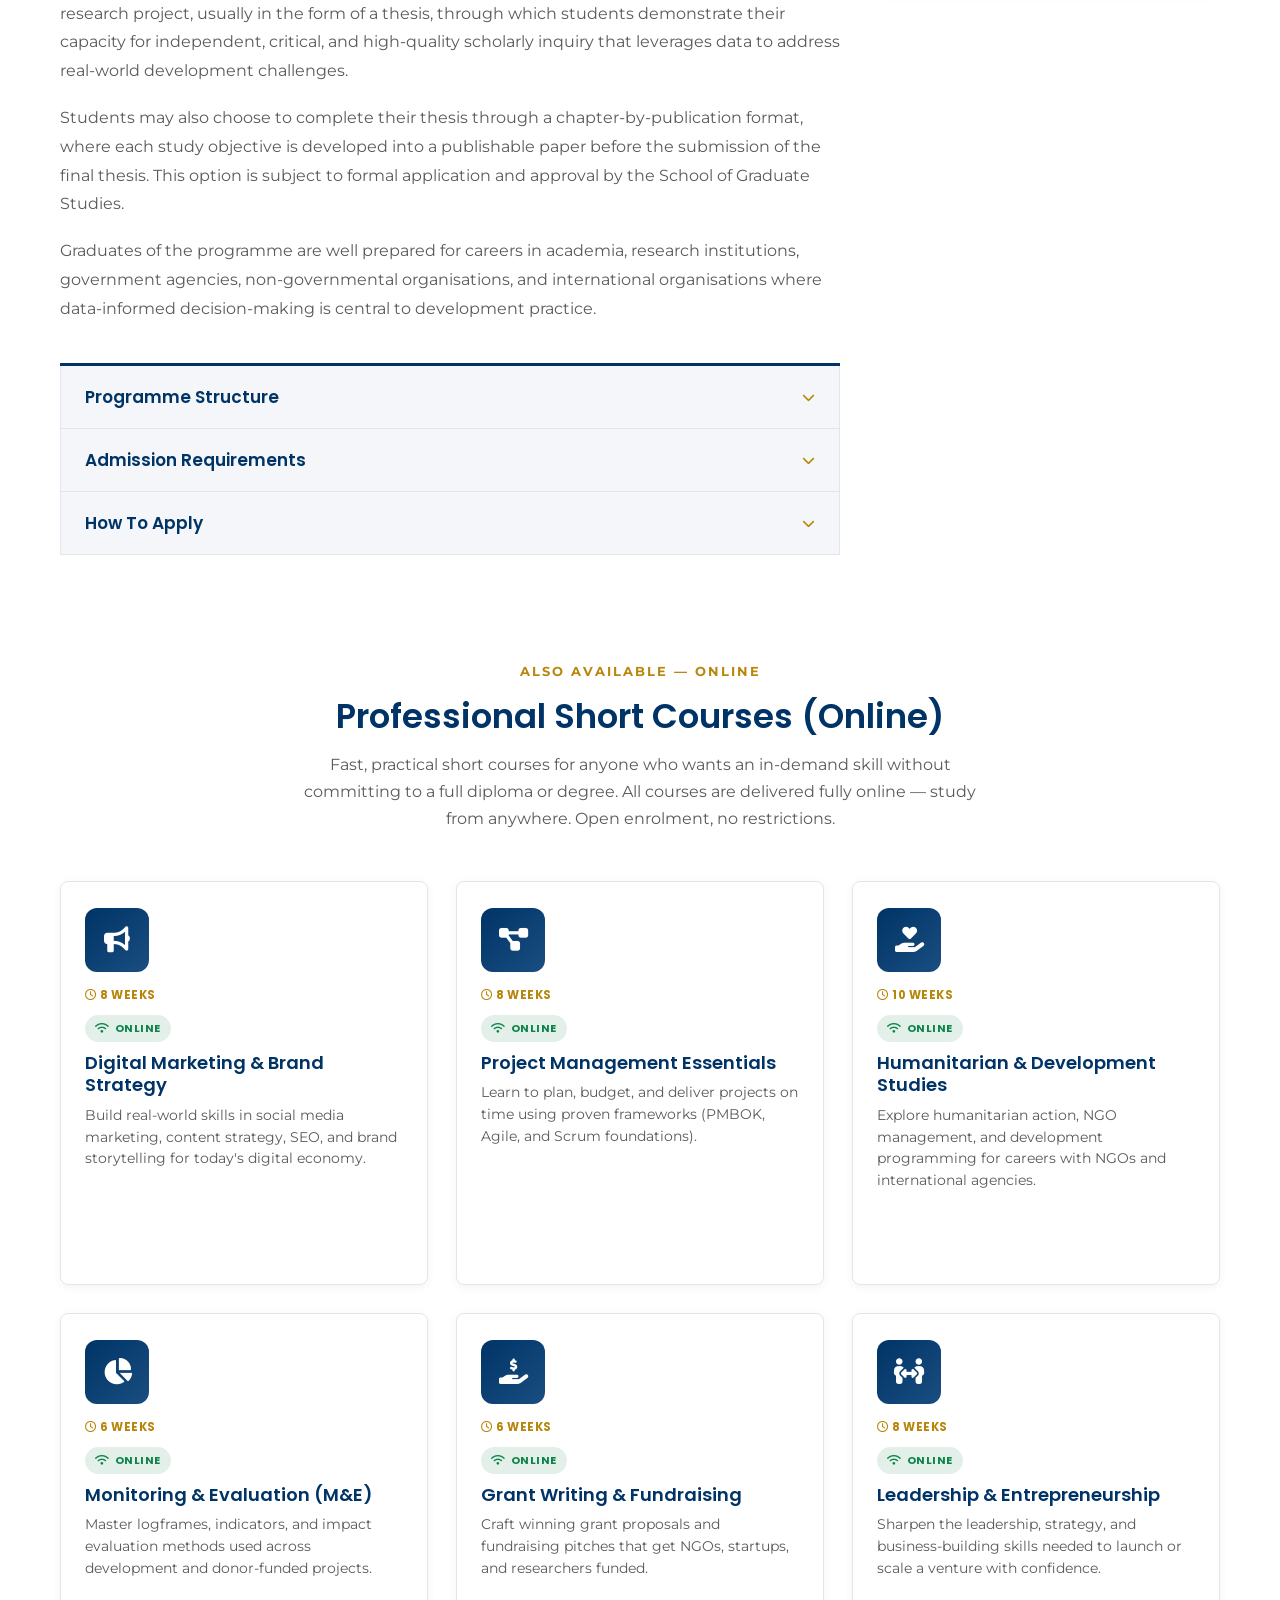
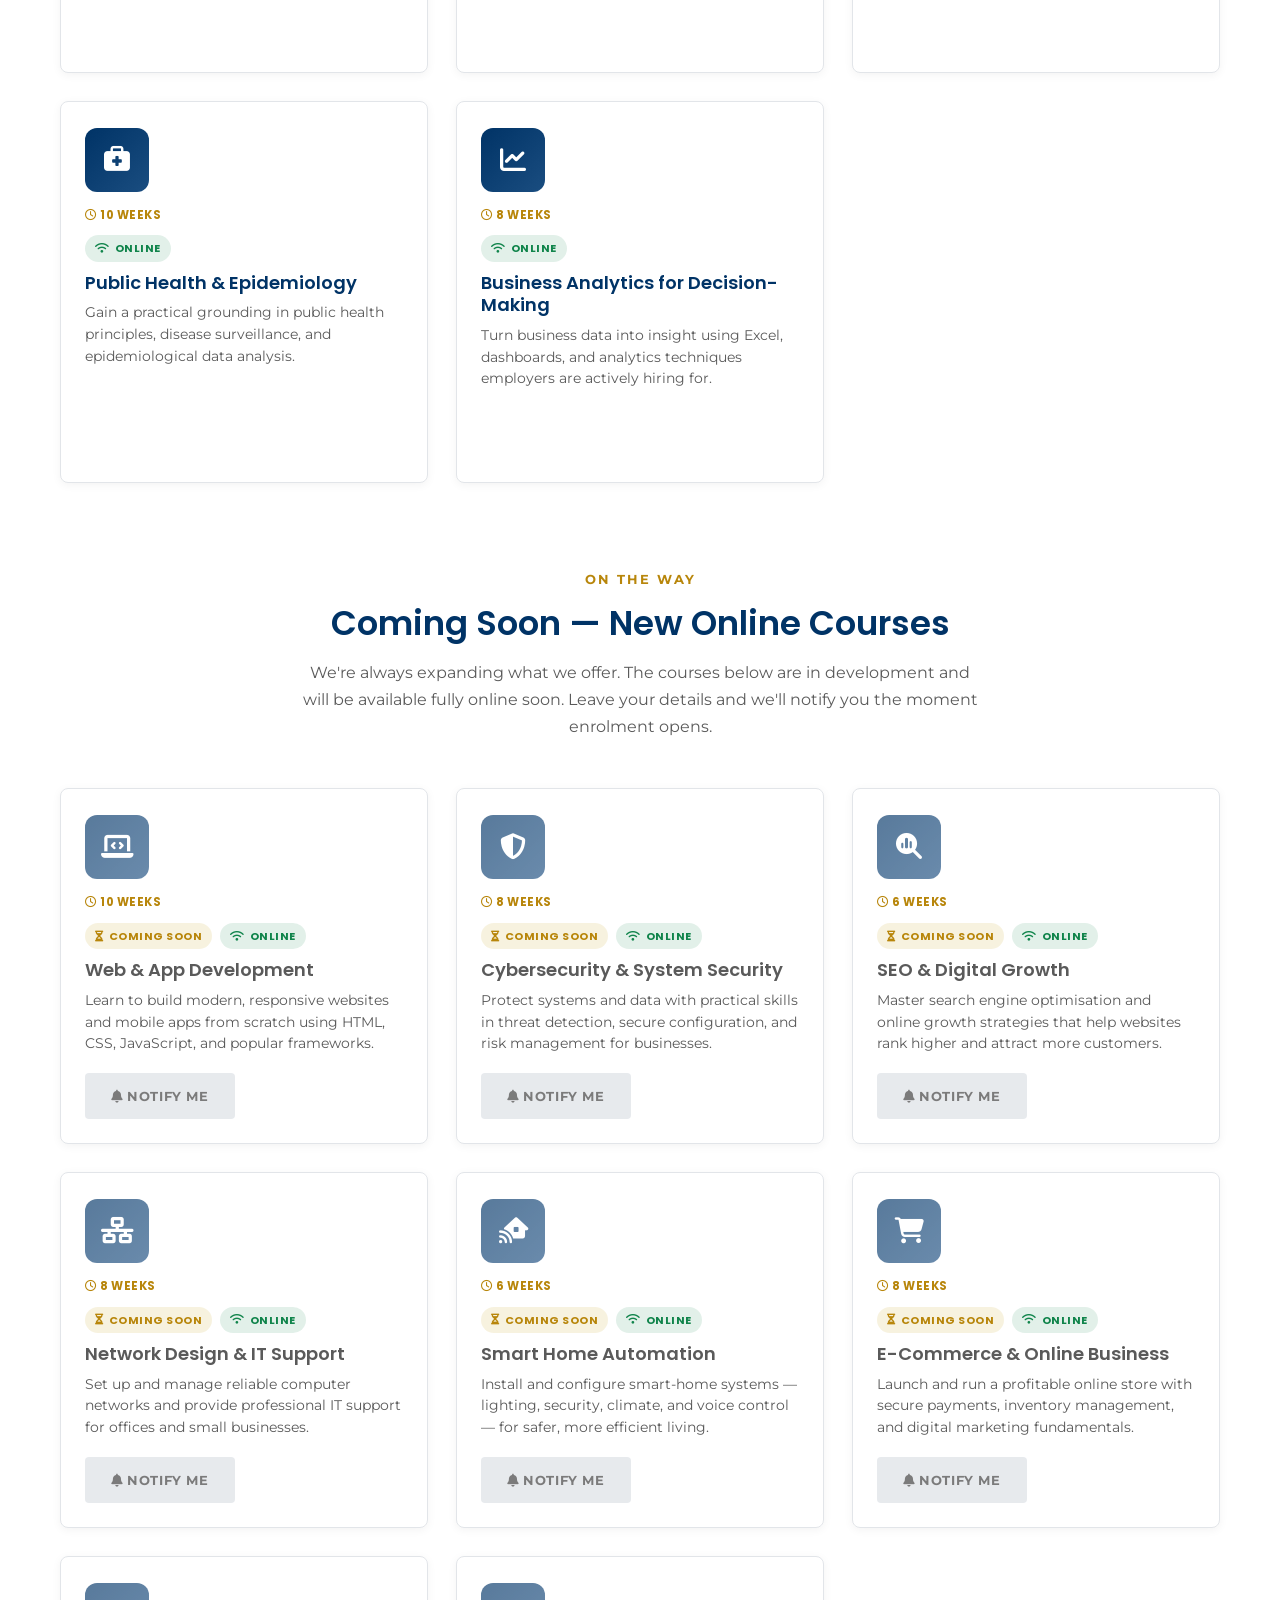
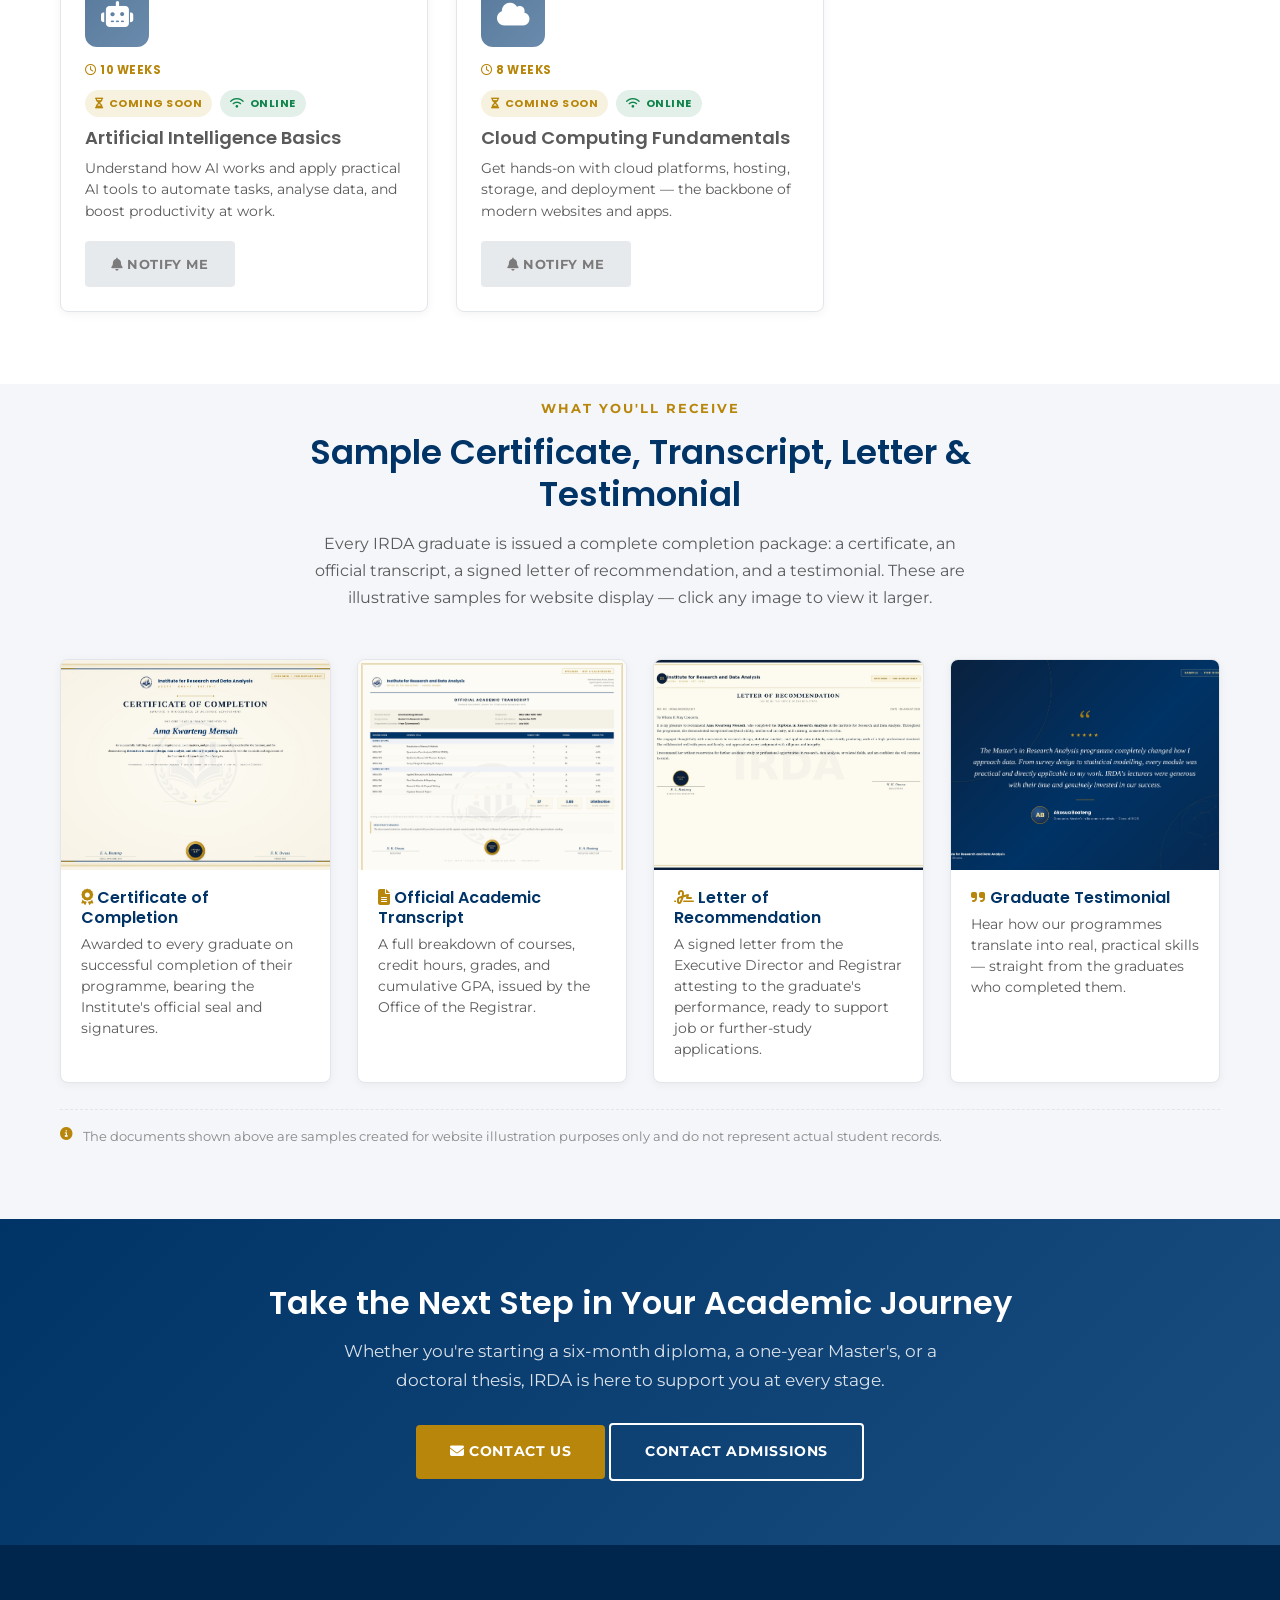
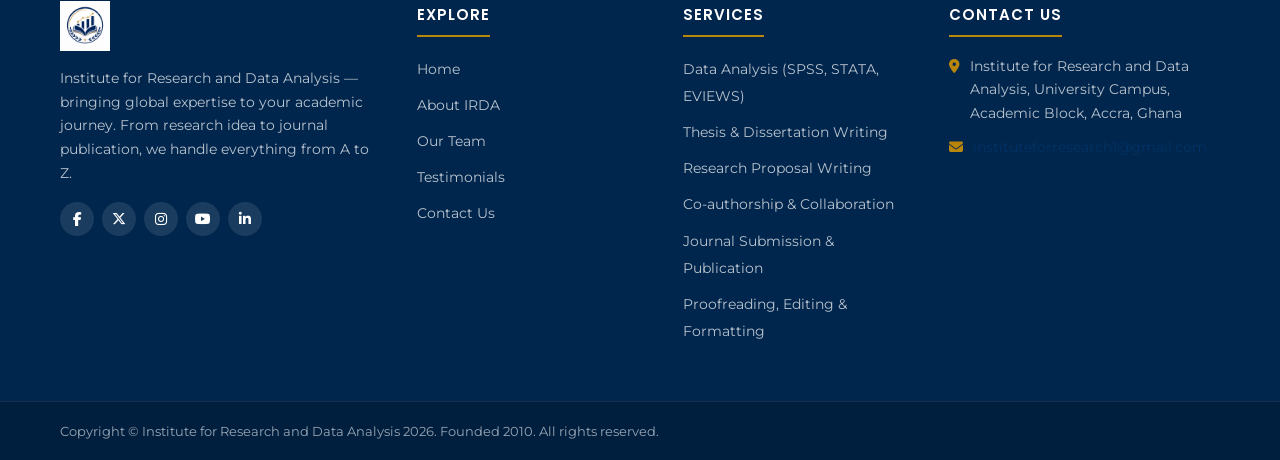
<file: programme.html>
<!DOCTYPE html>
<html lang="en" dir="ltr">
<head>
  <meta charset="utf-8" />
  <meta name="viewport" content="width=device-width, initial-scale=1.0" />
  <meta name="description" content="Diploma, Master's, and PhD programmes in Research Analysis at IRDA. Courses, modules, registration requirements, and how to apply." />
  <title>Our Programmes | Institute for Research and Data Analysis</title>
  <link rel="icon" href="assets/img/logo.png" type="image/png" />
  <link rel="preconnect" href="https://fonts.googleapis.com" />
  <link rel="preconnect" href="https://fonts.gstatic.com" crossorigin />
  <link href="https://fonts.googleapis.com/css2?family=Lato:wght@300;400;700&family=Montserrat:wght@300;400;500;600;700;900&family=Poppins:wght@300;400;500;600;700&family=PT+Serif:ital,wght@0,400;0,700;1,400&display=swap" rel="stylesheet" />
  <link rel="stylesheet" href="https://cdnjs.cloudflare.com/ajax/libs/font-awesome/6.4.2/css/all.min.css" />
  <link rel="stylesheet" href="assets/css/style.css" />
</head>
<body>
  <a href="programme.html#main-content" class="skip-link">Skip to main content</a>
  <div class="page-container">

    <div class="header-top-highlighted">
      <div class="container">
        <div class="top-contact">
          <span><i class="fa-solid fa-envelope"></i> <a href="mailto:instituteforresearch1@gmail.com">instituteforresearch1@gmail.com</a></span>
        </div>
        <div class="social-strip"><ul>
          <li><a href="programme.html#" aria-label="Facebook"><i class="fa-brands fa-facebook-f"></i></a></li>
          <li><a href="programme.html#" aria-label="Twitter"><i class="fa-brands fa-x-twitter"></i></a></li>
          <li><a href="programme.html#" aria-label="Instagram"><i class="fa-brands fa-instagram"></i></a></li>
          <li><a href="programme.html#" aria-label="YouTube"><i class="fa-brands fa-youtube"></i></a></li>
          <li><a href="programme.html#" aria-label="LinkedIn"><i class="fa-brands fa-linkedin-in"></i></a></li>
        </ul></div>
      </div>
    </div>

    <header role="banner" class="header">
  <div class="container header__container">
    <div class="site-branding">
      <a href="index.html" class="site-branding__logo"><img src="assets/img/logo.png" alt="Institute for Research and Data Analysis" /></a>
      <div class="site-branding__text">
        <span class="site-branding__name">Institute for Research and Data Analysis</span>
        <span class="site-branding__slogan">Data for Development · Founded 2010</span>
      </div>
    </div>
    <nav class="main-nav" aria-label="Main menu">
      <ul class="sf-menu">
        <li class=""><a href="index.html">Home</a></li>
        <li class="menuparent active">
          <span class="nolink">Services</span>
          <ul class="submenu">
            <li><a href="services.html">All Services</a></li>
            <li class="submenu-label">Research Support</li>
                          <li><a href="services.html#s1">Data Analysis (SPSS, STATA, EVIEWS)</a></li>
                          <li><a href="services.html#s2">Thesis &amp; Dissertation Writing</a></li>
                          <li><a href="services.html#s3">Research Proposal Writing</a></li>
                          <li><a href="services.html#s4">Co-authorship &amp; Collaboration</a></li>
                          <li><a href="services.html#s5">Journal Submission &amp; Publication</a></li>
                          <li><a href="services.html#s6">Proofreading, Editing &amp; Formatting</a></li>
                        <li class="submenu-label">IT &amp; Web Development</li>
                        <li><a href="services.html#it1">Custom Web &amp; App Development</a></li>
                        <li><a href="services.html#it2">E-Commerce Store &amp; Security</a></li>
                        <li><a href="services.html#it3">Mobile-Responsive Design</a></li>
                        <li><a href="services.html#it4">Maintenance &amp; Free Hosting</a></li>
                        <li><a href="services.html#it5">SEO Optimization &amp; Domain</a></li>
                        <li><a href="services.html#it6">Network Design &amp; IT Support</a></li>
                        <li><a href="services.html#it7">Smart Home Automation</a></li>
                        <li><a href="services.html#it8">Data Analytics for Business</a></li>
                        <li class="submenu-label">Programmes</li>
            <li><a href="programme.html#diploma">Diploma in Research Analysis</a></li>
            <li><a href="programme.html#masters">Master's in Research Analysis</a></li>
            <li><a href="programme.html#phd">PhD &amp; Doctoral Support</a></li>
          </ul>
        </li>
        <li class=""><a href="team.html">Team</a></li>
        <li class=""><a href="testimonials.html">Testimonials</a></li>
        <li class="menuparent ">
          <span class="nolink">About</span>
          <ul class="submenu">
            <li><a href="about.html">About IRDA</a></li>
            <li><a href="contact.html">Contact Us</a></li>
          </ul>
        </li>
      </ul>
    </nav>
    <a href="contact.html" class="btn btn-primary nav-cta">Get Started</a>
    <button class="menu-toggle" aria-label="Open menu"><i class="fa-solid fa-bars"></i></button>
  </div>
</header>

    <section class="page-hero" id="main-content">
      <div class="container">
        <nav class="breadcrumb" aria-label="Breadcrumb">
          <a href="index.html">Home</a> <i class="fa-solid fa-angle-right"></i> <span>Programme</span>
        </nav>
        <span class="eyebrow">Programmes</span>
        <h1>Our Academic Programmes &mdash; 100% Online</h1>
        <p>From a fast-track diploma to a full doctoral journey &mdash; choose the path that fits your goals. Every programme and short course is delivered fully online, so you can study from anywhere. Open enrolment on the Diploma and Master's programmes means anyone can apply, no restrictions.</p>
      </div>
    </section>

    <!-- Programme tabs + body + accordion (mirror of reference site) -->
    <section class="section">
      <div class="container">

        <div class="programme-tabs" role="tablist" aria-label="Choose a programme">
          <button type="button" class="programme-tab-btn active" data-target="phd"><i class="fa-solid fa-user-graduate"></i> PhD &amp; Doctoral Research</button>
                      <button type="button" class="programme-tab-btn" data-target="masters"><i class="fa-solid fa-graduation-cap"></i> Master&#039;s in Research Analysis</button>
                      <button type="button" class="programme-tab-btn" data-target="diploma"><i class="fa-solid fa-graduation-cap"></i> Diploma in Research Analysis</button>
                  </div>

        <!-- ===== PhD Panel ===== -->
        <div class="programme-panel active" data-panel="phd">
        <div class="programme-layout">
          <div class="programme-content">
            <div class="programme-img">
              <img src="assets/img/hero-banner.jpg" alt="PhD &amp; Doctoral Research Support Programme" />
            </div>
            <h2 style="margin-bottom:14px;">PhD &amp; Doctoral Research Support Programme</h2>
            <p>The IRDA PhD and Doctoral Research Support Programme offers an interdisciplinary approach to examining social, economic, medical, and political issues within the context of developing countries through the lens of modern data science. The programme draws on theories and methodologies from a range of disciplines, including data science, statistics, economics, sociology, political science, and geography, to promote a comprehensive understanding of development processes and outcomes.</p><p>The curriculum is designed to provide students with a strong foundation in development theory, advanced research methods, machine learning, and relevant disciplinary perspectives through rigorous coursework. A central component of the programme is the completion of an original research project, usually in the form of a thesis, through which students demonstrate their capacity for independent, critical, and high-quality scholarly inquiry that leverages data to address real-world development challenges.</p><p>Students may also choose to complete their thesis through a chapter-by-publication format, where each study objective is developed into a publishable paper before the submission of the final thesis. This option is subject to formal application and approval by the School of Graduate Studies.</p><p>Graduates of the programme are well prepared for careers in academia, research institutions, government agencies, non-governmental organisations, and international organisations where data-informed decision-making is central to development practice.</p>
            <!-- Accordion: collapse-group (matches reference site pattern) -->
            <div class="collapse-group">
              <div class="collapse-item">
                <button class="collapse-toggle" aria-expanded="false">
                  <span>Programme Structure</span><i class="fa-solid fa-chevron-down"></i>
                </button>
                <div class="collapse-body">
                  <p>The PhD and Doctoral Research Support Programme runs for one year (two semesters), combining intensive foundational coursework in semester one with focused, supervised thesis research in semester two.</p><p>Semester one covers core modules in development theory, statistical inference, machine learning for social science, data ethics, and research design. In semester two, students focus on specialised electives, field data collection, and the completion of their doctoral thesis under the supervision of a faculty committee.</p>                </div>
              </div>
              <div class="collapse-item">
                <button class="collapse-toggle" aria-expanded="false">
                  <span>Admission Requirements</span><i class="fa-solid fa-chevron-down"></i>
                </button>
                <div class="collapse-body">
                  <p>Applicants must satisfy the following requirements:</p><ul><li> A first degree with at least Second Class Lower Division. Applicants with a Third Class may also be considered if they have a minimum of five (5) years of relevant working experience.</li><li> A relevant Master&#039;s degree (MA, MSc, or MPhil) in Data Science, Statistics, the Social Sciences, or Humanities from a recognised or accredited university.</li><li> Demonstrable quantitative or computational aptitude, evidenced through prior coursework, professional experience, or a submitted data portfolio.</li><li> Submission of relevant supporting documents, including certificates, transcripts, curriculum vitae, a research proposal, and personal background information.</li></ul><p>Please note: Shortlisted applicants will be invited for an interview.</p>                </div>
              </div>
              <div class="collapse-item">
                <button class="collapse-toggle" aria-expanded="false">
                  <span>How To Apply</span><i class="fa-solid fa-chevron-down"></i>
                </button>
                <div class="collapse-body">
                  <p>Applicants should contact IRDA directly or visit our office for full details on the application process, including completion and submission of the application form, upload of supporting documents, and payment of the application fee.</p><p>Graduate Admissions for the 2026/2027 Academic Year | Institute for Research and Data Analysis</p>                  <div class="apply-cta">
                    <a href="contact.html" class="btn btn-primary"><i class="fa-solid fa-paper-plane"></i> Start Your Application</a>
                    <a href="contact.html" class="btn btn-outline"><i class="fa-solid fa-envelope"></i> Contact Us</a>
                  </div>
                </div>
              </div>
            </div>
          </div>

          <!-- Sidebar -->
          <aside class="programme-sidebar">
            <div class="sidebar-card">
              <h3><i class="fa-solid fa-graduation-cap"></i> Programme at a Glance</h3>
              <ul class="sidebar-list">
                <li><span>Duration</span><strong>1 Year (2 Semesters)</strong></li>
                <li><span>Format</span><strong>Coursework + Thesis</strong></li>
                <li><span>Thesis Option</span><strong>Chapter-by-Publication</strong></li>
                <li><span>Disciplines</span><strong>Multi-disciplinary</strong></li>
                <li><span>Delivery</span><strong>100% Online</strong></li>
              2026/2027 Academic Year</strong></li>
              </ul>
            </div>
            <div class="sidebar-card sidebar-card-accent">
              <h3><i class="fa-solid fa-shield-halved"></i> 100% Success Guarantee</h3>
              <p>From data analysis to publication, we stand by the quality of our doctoral research support. Bringing global expertise to your academic journey.</p>
              <a href="contact.html" class="btn btn-primary" style="width:100%;text-align:center;">Apply Now</a>
            </div>
            <div class="sidebar-card">
              <h3><i class="fa-solid fa-headset"></i> Need Help?</h3>
              <p>Speak to our admissions team about the PhD &amp; Doctoral Research Support Programme.</p>
              <p class="sidebar-contact"><i class="fa-solid fa-envelope"></i> <a href="mailto:instituteforresearch1@gmail.com">instituteforresearch1@gmail.com</a></p>
              
            </div>
          </aside>
        </div>
        </div>
        <!-- ===== /PhD Panel ===== -->

                <!-- ===== Master&#039;s in Research Analysis Panel ===== -->
        <div class="programme-panel" data-panel="masters">
        <div class="programme-layout">
          <div class="programme-content">
            <div class="programme-img">
              <img src="assets/img/hero-banner.jpg" alt="Master&#039;s in Research Analysis" />
            </div>
            <h2 style="margin-bottom:14px;">Master&#039;s in Research Analysis</h2>
            <p>The Master&#039;s in Research Analysis is a practical, career-focused graduate programme designed for students, professionals, and organisations who want hands-on mastery of modern research and data analysis techniques.</p><p>Over two intensive semesters, participants build a strong foundation in research design and statistical methods before applying that knowledge to a supervised capstone research project. Teaching blends lectures, software labs, and real datasets so that every module produces a practical, usable skill.</p><p>Graduates leave the programme able to design a study, collect and clean data, run appropriate statistical or qualitative analysis, and communicate findings clearly to technical and non-technical audiences alike.</p>
                        <h3 style="margin:26px 0 4px;font-size:19px;color:var(--primary);"><i class="fa-solid fa-book-open" style="color:var(--accent);"></i> Courses &amp; Modules</h3>
            <div class="modules-grid">
                              <div class="module-card">
                  <h4><span class="module-num">01.</span> Foundations of Research Methods</h4>
                  <p>Core principles of research design, hypothesis formulation, and the research process from idea to write-up.</p>
                </div>
                              <div class="module-card">
                  <h4><span class="module-num">02.</span> Quantitative Data Analysis (SPSS &amp; STATA)</h4>
                  <p>Hands-on training in descriptive and inferential statistics using industry-standard statistical software.</p>
                </div>
                              <div class="module-card">
                  <h4><span class="module-num">03.</span> Qualitative Research &amp; Thematic Analysis</h4>
                  <p>Interview and focus-group techniques, coding, and thematic analysis for non-numeric data.</p>
                </div>
                              <div class="module-card">
                  <h4><span class="module-num">04.</span> Survey Design &amp; Sampling Techniques</h4>
                  <p>Designing valid questionnaires and choosing appropriate sampling strategies for reliable results.</p>
                </div>
                              <div class="module-card">
                  <h4><span class="module-num">05.</span> Applied Biostatistics &amp; Epidemiological Methods</h4>
                  <p>Statistical methods commonly used in health, clinical, and biological research.</p>
                </div>
                              <div class="module-card">
                  <h4><span class="module-num">06.</span> Data Visualisation &amp; Reporting</h4>
                  <p>Turning analysis into clear charts, dashboards, and reports that communicate findings effectively.</p>
                </div>
                              <div class="module-card">
                  <h4><span class="module-num">07.</span> Research Ethics &amp; Proposal Writing</h4>
                  <p>Ethical considerations in research and how to write a compelling, fundable research proposal.</p>
                </div>
                              <div class="module-card">
                  <h4><span class="module-num">08.</span> Capstone Research Project</h4>
                  <p>A supervised, independent research project applying the skills learned across the programme.</p>
                </div>
                          </div>
            
            <!-- Accordion: collapse-group -->
            <div class="collapse-group">
              <div class="collapse-item">
                <button class="collapse-toggle" aria-expanded="false">
                  <span>Programme Structure</span><i class="fa-solid fa-chevron-down"></i>
                </button>
                <div class="collapse-body">
                  <p>Semester 1 covers the core foundations: research methods, quantitative analysis, and data management. Semester 2 builds on this with applied and qualitative modules, culminating in a supervised capstone research project presented at the end of the programme.</p>                </div>
              </div>
              <div class="collapse-item">
                <button class="collapse-toggle" aria-expanded="false">
                  <span>Registration Requirements</span><i class="fa-solid fa-chevron-down"></i>
                </button>
                <div class="collapse-body">
                  <div class="admission-note"><i class="fa-solid fa-circle-check"></i> <span><strong>Open to everyone.</strong> There are no eligibility restrictions — anyone can apply.</span></div>
                  <p>Open Enrolment — No Restrictions:</p><ul><li> This programme is open to everyone. There is no restriction on academic background, field of study, age, or professional experience.</li><li> Prior research or statistics experience is helpful but not required — the programme is designed to build these skills from the ground up.</li><li> Students, working professionals, and career changers are all welcome to apply.</li><li> Submission of a completed application form and a valid form of identification.</li></ul><p>Anyone with an interest in research and data analysis may apply — there are no eligibility restrictions.</p>                </div>
              </div>
              <div class="collapse-item">
                <button class="collapse-toggle" aria-expanded="false">
                  <span>How To Apply</span><i class="fa-solid fa-chevron-down"></i>
                </button>
                <div class="collapse-body">
                  <p>Applicants should contact IRDA directly or visit our office to complete the application form, submit their identification, and pay the applicable programme fee. Classes for new intakes begin at the start of each semester.</p><p>Open Enrolment for the 2026/2027 Academic Year | Institute for Research and Data Analysis</p>                  <div class="apply-cta">
                    <a href="contact.html" class="btn btn-primary"><i class="fa-solid fa-paper-plane"></i> Start Your Application</a>
                    <a href="contact.html" class="btn btn-outline"><i class="fa-solid fa-envelope"></i> Contact Us</a>
                  </div>
                </div>
              </div>
            </div>
          </div>

          <!-- Sidebar -->
          <aside class="programme-sidebar">
            <div class="sidebar-card">
              <h3><i class="fa-solid fa-graduation-cap"></i> Programme at a Glance</h3>
              <ul class="sidebar-list">
                <li><span>Duration</span><strong>1 Year (2 Semesters)</strong></li>
                <li><span>Format</span><strong>Coursework + Capstone Research Project</strong></li>
                <li><span>Eligibility</span><strong>Open — No Restrictions</strong></li>
                <li><span>Delivery</span><strong>100% Online</strong></li>
              2026/2027 Academic Year</strong></li>
              </ul>
            </div>
            <div class="sidebar-card sidebar-card-accent">
              <h3><i class="fa-solid fa-shield-halved"></i> Open Enrolment</h3>
              <p>Anyone can apply — no restrictions on background or experience. Start your application today and take the first step toward your qualification.</p>
              <a href="contact.html" class="btn btn-primary" style="width:100%;text-align:center;">Apply Now</a>
            </div>
            <div class="sidebar-card">
              <h3><i class="fa-solid fa-headset"></i> Need Help?</h3>
              <p>Speak to our admissions team about the Master&#039;s in Research Analysis.</p>
              <p class="sidebar-contact"><i class="fa-solid fa-envelope"></i> <a href="mailto:instituteforresearch1@gmail.com">instituteforresearch1@gmail.com</a></p>
              
            </div>
          </aside>
        </div>
        </div>
        <!-- ===== /Master&#039;s in Research Analysis Panel ===== -->
                <!-- ===== Diploma in Research Analysis Panel ===== -->
        <div class="programme-panel" data-panel="diploma">
        <div class="programme-layout">
          <div class="programme-content">
            <div class="programme-img">
              <img src="assets/img/hero-banner.jpg" alt="Diploma in Research Analysis" />
            </div>
            <h2 style="margin-bottom:14px;">Diploma in Research Analysis</h2>
            <p>The Diploma in Research Analysis is a six-month introductory programme built for anyone who wants a fast, practical entry point into research and data analysis — no previous experience necessary.</p><p>Across two terms, participants are introduced to the fundamentals of research design, basic statistics, and everyday data-analysis tools, before applying what they&#039;ve learned in a short practical project or fieldwork attachment.</p><p>The diploma is well suited to recent school leavers, undergraduates, and working professionals looking to add practical research skills to their CV in a short amount of time.</p>
                        <h3 style="margin:26px 0 4px;font-size:19px;color:var(--primary);"><i class="fa-solid fa-book-open" style="color:var(--accent);"></i> Courses &amp; Modules</h3>
            <div class="modules-grid">
                              <div class="module-card">
                  <h4><span class="module-num">01.</span> Introduction to Research Analysis</h4>
                  <p>A beginner-friendly introduction to what research analysis is and why it matters.</p>
                </div>
                              <div class="module-card">
                  <h4><span class="module-num">02.</span> Basic Statistics for Research</h4>
                  <p>Core statistical concepts explained simply, with no prior maths background required.</p>
                </div>
                              <div class="module-card">
                  <h4><span class="module-num">03.</span> Data Collection Tools &amp; Techniques</h4>
                  <p>Practical methods for gathering reliable data, from surveys to interviews.</p>
                </div>
                              <div class="module-card">
                  <h4><span class="module-num">04.</span> Introduction to SPSS / Excel for Data Analysis</h4>
                  <p>Hands-on practice analysing data using everyday, widely available software tools.</p>
                </div>
                              <div class="module-card">
                  <h4><span class="module-num">05.</span> Report Writing &amp; Presentation Skills</h4>
                  <p>How to turn findings into a clear written report and confident presentation.</p>
                </div>
                              <div class="module-card">
                  <h4><span class="module-num">06.</span> Practical Project / Fieldwork Attachment</h4>
                  <p>A short, guided practical project applying everything learned during the diploma.</p>
                </div>
                          </div>
            
            <!-- Accordion: collapse-group -->
            <div class="collapse-group">
              <div class="collapse-item">
                <button class="collapse-toggle" aria-expanded="false">
                  <span>Programme Structure</span><i class="fa-solid fa-chevron-down"></i>
                </button>
                <div class="collapse-body">
                  <p>Term 1 introduces the fundamentals: research analysis basics, statistics, and data collection tools. Term 2 focuses on applied software skills, reporting, and a short practical project or fieldwork attachment.</p>                </div>
              </div>
              <div class="collapse-item">
                <button class="collapse-toggle" aria-expanded="false">
                  <span>Registration Requirements</span><i class="fa-solid fa-chevron-down"></i>
                </button>
                <div class="collapse-body">
                  <div class="admission-note"><i class="fa-solid fa-circle-check"></i> <span><strong>Open to everyone.</strong> There are no eligibility restrictions — anyone can apply.</span></div>
                  <p>Open Enrolment — No Restrictions:</p><ul><li> This programme is open to anyone. There is no restriction on academic background, age, or work experience.</li><li> No prior research or statistics knowledge is required — the diploma starts from the basics.</li><li> Recent school leavers, undergraduates, and working professionals are all welcome to apply.</li><li> Submission of a completed application form and a valid form of identification.</li></ul><p>Anyone with an interest in research and data analysis may apply — there are no eligibility restrictions.</p>                </div>
              </div>
              <div class="collapse-item">
                <button class="collapse-toggle" aria-expanded="false">
                  <span>How To Apply</span><i class="fa-solid fa-chevron-down"></i>
                </button>
                <div class="collapse-body">
                  <p>Applicants should contact IRDA directly or visit our office to complete the application form, submit their identification, and pay the applicable programme fee. New intakes begin at the start of each term.</p><p>Open Enrolment for the 2026/2027 Academic Year | Institute for Research and Data Analysis</p>                  <div class="apply-cta">
                    <a href="contact.html" class="btn btn-primary"><i class="fa-solid fa-paper-plane"></i> Start Your Application</a>
                    <a href="contact.html" class="btn btn-outline"><i class="fa-solid fa-envelope"></i> Contact Us</a>
                  </div>
                </div>
              </div>
            </div>
          </div>

          <!-- Sidebar -->
          <aside class="programme-sidebar">
            <div class="sidebar-card">
              <h3><i class="fa-solid fa-graduation-cap"></i> Programme at a Glance</h3>
              <ul class="sidebar-list">
                <li><span>Duration</span><strong>6 Months (2 Terms)</strong></li>
                <li><span>Format</span><strong>Coursework + Practical Project</strong></li>
                <li><span>Eligibility</span><strong>Open — No Restrictions</strong></li>
                <li><span>Delivery</span><strong>100% Online</strong></li>
              2026/2027 Academic Year</strong></li>
              </ul>
            </div>
            <div class="sidebar-card sidebar-card-accent">
              <h3><i class="fa-solid fa-shield-halved"></i> Open Enrolment</h3>
              <p>Anyone can apply — no restrictions on background or experience. Start your application today and take the first step toward your qualification.</p>
              <a href="contact.html" class="btn btn-primary" style="width:100%;text-align:center;">Apply Now</a>
            </div>
            <div class="sidebar-card">
              <h3><i class="fa-solid fa-headset"></i> Need Help?</h3>
              <p>Speak to our admissions team about the Diploma in Research Analysis.</p>
              <p class="sidebar-contact"><i class="fa-solid fa-envelope"></i> <a href="mailto:instituteforresearch1@gmail.com">instituteforresearch1@gmail.com</a></p>
              
            </div>
          </aside>
        </div>
        </div>
        <!-- ===== /Diploma in Research Analysis Panel ===== -->
        
      </div>
    </section>

    <!-- ===== Professional Short Courses ===== -->
    <section class="section short-courses-section">
      <div class="container">
        <div class="section-head">
          <span class="eyebrow">Also Available &mdash; Online</span>
          <h2>Professional Short Courses (Online)</h2>
          <p>Fast, practical short courses for anyone who wants an in-demand skill without committing to a full diploma or degree. All courses are delivered fully online &mdash; study from anywhere. Open enrolment, no restrictions.</p>
        </div>

        <div class="services-grid">
                      <div class="service-card short-course-card">
              <div class="service-icon"><i class="fa-solid fa-bullhorn"></i></div>
              <div class="course-duration"><i class="fa-regular fa-clock"></i> 8 Weeks</div>
<div class="course-badges"><span class="online-badge"><i class="fa-solid fa-wifi"></i> Online</span></div>
              <h3>Digital Marketing &amp; Brand Strategy</h3>
              <p class="course-desc">Build real-world skills in social media marketing, content strategy, SEO, and brand storytelling for today&#039;s digital economy.</p>
              <a class="btn btn-outline" href="mailto:instituteforresearch1@gmail.com?subject=Enrolment%20Enquiry%3A%20Digital%20Marketing%20%26%20Brand%20Strategy"><i class="fa-solid fa-paper-plane"></i> Enroll Now</a>
            </div>
                      <div class="service-card short-course-card">
              <div class="service-icon"><i class="fa-solid fa-diagram-project"></i></div>
              <div class="course-duration"><i class="fa-regular fa-clock"></i> 8 Weeks</div>
<div class="course-badges"><span class="online-badge"><i class="fa-solid fa-wifi"></i> Online</span></div>
              <h3>Project Management Essentials</h3>
              <p class="course-desc">Learn to plan, budget, and deliver projects on time using proven frameworks (PMBOK, Agile, and Scrum foundations).</p>
              <a class="btn btn-outline" href="mailto:instituteforresearch1@gmail.com?subject=Enrolment%20Enquiry%3A%20Project%20Management%20Essentials"><i class="fa-solid fa-paper-plane"></i> Enroll Now</a>
            </div>
                      <div class="service-card short-course-card">
              <div class="service-icon"><i class="fa-solid fa-hand-holding-heart"></i></div>
              <div class="course-duration"><i class="fa-regular fa-clock"></i> 10 Weeks</div>
<div class="course-badges"><span class="online-badge"><i class="fa-solid fa-wifi"></i> Online</span></div>
              <h3>Humanitarian &amp; Development Studies</h3>
              <p class="course-desc">Explore humanitarian action, NGO management, and development programming for careers with NGOs and international agencies.</p>
              <a class="btn btn-outline" href="mailto:instituteforresearch1@gmail.com?subject=Enrolment%20Enquiry%3A%20Humanitarian%20%26%20Development%20Studies"><i class="fa-solid fa-paper-plane"></i> Enroll Now</a>
            </div>
                      <div class="service-card short-course-card">
              <div class="service-icon"><i class="fa-solid fa-chart-pie"></i></div>
              <div class="course-duration"><i class="fa-regular fa-clock"></i> 6 Weeks</div>
<div class="course-badges"><span class="online-badge"><i class="fa-solid fa-wifi"></i> Online</span></div>
              <h3>Monitoring &amp; Evaluation (M&amp;E)</h3>
              <p class="course-desc">Master logframes, indicators, and impact evaluation methods used across development and donor-funded projects.</p>
              <a class="btn btn-outline" href="mailto:instituteforresearch1@gmail.com?subject=Enrolment%20Enquiry%3A%20Monitoring%20%26%20Evaluation%20%28M%26E%29"><i class="fa-solid fa-paper-plane"></i> Enroll Now</a>
            </div>
                      <div class="service-card short-course-card">
              <div class="service-icon"><i class="fa-solid fa-hand-holding-dollar"></i></div>
              <div class="course-duration"><i class="fa-regular fa-clock"></i> 6 Weeks</div>
<div class="course-badges"><span class="online-badge"><i class="fa-solid fa-wifi"></i> Online</span></div>
              <h3>Grant Writing &amp; Fundraising</h3>
              <p class="course-desc">Craft winning grant proposals and fundraising pitches that get NGOs, startups, and researchers funded.</p>
              <a class="btn btn-outline" href="mailto:instituteforresearch1@gmail.com?subject=Enrolment%20Enquiry%3A%20Grant%20Writing%20%26%20Fundraising"><i class="fa-solid fa-paper-plane"></i> Enroll Now</a>
            </div>
                      <div class="service-card short-course-card">
              <div class="service-icon"><i class="fa-solid fa-people-arrows"></i></div>
              <div class="course-duration"><i class="fa-regular fa-clock"></i> 8 Weeks</div>
<div class="course-badges"><span class="online-badge"><i class="fa-solid fa-wifi"></i> Online</span></div>
              <h3>Leadership &amp; Entrepreneurship</h3>
              <p class="course-desc">Sharpen the leadership, strategy, and business-building skills needed to launch or scale a venture with confidence.</p>
              <a class="btn btn-outline" href="mailto:instituteforresearch1@gmail.com?subject=Enrolment%20Enquiry%3A%20Leadership%20%26%20Entrepreneurship"><i class="fa-solid fa-paper-plane"></i> Enroll Now</a>
            </div>
                      <div class="service-card short-course-card">
              <div class="service-icon"><i class="fa-solid fa-briefcase-medical"></i></div>
              <div class="course-duration"><i class="fa-regular fa-clock"></i> 10 Weeks</div>
<div class="course-badges"><span class="online-badge"><i class="fa-solid fa-wifi"></i> Online</span></div>
              <h3>Public Health &amp; Epidemiology</h3>
              <p class="course-desc">Gain a practical grounding in public health principles, disease surveillance, and epidemiological data analysis.</p>
              <a class="btn btn-outline" href="mailto:instituteforresearch1@gmail.com?subject=Enrolment%20Enquiry%3A%20Public%20Health%20%26%20Epidemiology"><i class="fa-solid fa-paper-plane"></i> Enroll Now</a>
            </div>
                      <div class="service-card short-course-card">
              <div class="service-icon"><i class="fa-solid fa-chart-line"></i></div>
              <div class="course-duration"><i class="fa-regular fa-clock"></i> 8 Weeks</div>
<div class="course-badges"><span class="online-badge"><i class="fa-solid fa-wifi"></i> Online</span></div>
              <h3>Business Analytics for Decision-Making</h3>
              <p class="course-desc">Turn business data into insight using Excel, dashboards, and analytics techniques employers are actively hiring for.</p>
              <a class="btn btn-outline" href="mailto:instituteforresearch1@gmail.com?subject=Enrolment%20Enquiry%3A%20Business%20Analytics%20for%20Decision-Making"><i class="fa-solid fa-paper-plane"></i> Enroll Now</a>
            </div>
                  </div>
      </div>
    </section>

    <!-- ===== Coming Soon short courses ===== -->
    <section class="section short-courses-section">
      <div class="container">
        <div class="section-head">
          <span class="eyebrow">On The Way</span>
          <h2>Coming Soon &mdash; New Online Courses</h2>
          <p>We're always expanding what we offer. The courses below are in development and will be available fully online soon. Leave your details and we'll notify you the moment enrolment opens.</p>
        </div>

        <div class="services-grid">
                      <div class="service-card short-course-card is-coming">
              <div class="service-icon"><i class="fa-solid fa-laptop-code"></i></div>
              <div class="course-duration"><i class="fa-regular fa-clock"></i> 10 Weeks</div>
              <div class="course-badges"><span class="coming-soon-badge"><i class="fa-solid fa-hourglass-half"></i> Coming Soon</span><span class="online-badge"><i class="fa-solid fa-wifi"></i> Online</span></div>
              <h3>Web &amp; App Development</h3>
              <p class="course-desc">Learn to build modern, responsive websites and mobile apps from scratch using HTML, CSS, JavaScript, and popular frameworks.</p>
              <a class="btn btn-outline btn-disabled" href="contact.html"><i class="fa-solid fa-bell"></i> Notify Me</a>
            </div>
                      <div class="service-card short-course-card is-coming">
              <div class="service-icon"><i class="fa-solid fa-shield-halved"></i></div>
              <div class="course-duration"><i class="fa-regular fa-clock"></i> 8 Weeks</div>
              <div class="course-badges"><span class="coming-soon-badge"><i class="fa-solid fa-hourglass-half"></i> Coming Soon</span><span class="online-badge"><i class="fa-solid fa-wifi"></i> Online</span></div>
              <h3>Cybersecurity &amp; System Security</h3>
              <p class="course-desc">Protect systems and data with practical skills in threat detection, secure configuration, and risk management for businesses.</p>
              <a class="btn btn-outline btn-disabled" href="contact.html"><i class="fa-solid fa-bell"></i> Notify Me</a>
            </div>
                      <div class="service-card short-course-card is-coming">
              <div class="service-icon"><i class="fa-solid fa-magnifying-glass-chart"></i></div>
              <div class="course-duration"><i class="fa-regular fa-clock"></i> 6 Weeks</div>
              <div class="course-badges"><span class="coming-soon-badge"><i class="fa-solid fa-hourglass-half"></i> Coming Soon</span><span class="online-badge"><i class="fa-solid fa-wifi"></i> Online</span></div>
              <h3>SEO &amp; Digital Growth</h3>
              <p class="course-desc">Master search engine optimisation and online growth strategies that help websites rank higher and attract more customers.</p>
              <a class="btn btn-outline btn-disabled" href="contact.html"><i class="fa-solid fa-bell"></i> Notify Me</a>
            </div>
                      <div class="service-card short-course-card is-coming">
              <div class="service-icon"><i class="fa-solid fa-network-wired"></i></div>
              <div class="course-duration"><i class="fa-regular fa-clock"></i> 8 Weeks</div>
              <div class="course-badges"><span class="coming-soon-badge"><i class="fa-solid fa-hourglass-half"></i> Coming Soon</span><span class="online-badge"><i class="fa-solid fa-wifi"></i> Online</span></div>
              <h3>Network Design &amp; IT Support</h3>
              <p class="course-desc">Set up and manage reliable computer networks and provide professional IT support for offices and small businesses.</p>
              <a class="btn btn-outline btn-disabled" href="contact.html"><i class="fa-solid fa-bell"></i> Notify Me</a>
            </div>
                      <div class="service-card short-course-card is-coming">
              <div class="service-icon"><i class="fa-solid fa-house-signal"></i></div>
              <div class="course-duration"><i class="fa-regular fa-clock"></i> 6 Weeks</div>
              <div class="course-badges"><span class="coming-soon-badge"><i class="fa-solid fa-hourglass-half"></i> Coming Soon</span><span class="online-badge"><i class="fa-solid fa-wifi"></i> Online</span></div>
              <h3>Smart Home Automation</h3>
              <p class="course-desc">Install and configure smart-home systems &mdash; lighting, security, climate, and voice control &mdash; for safer, more efficient living.</p>
              <a class="btn btn-outline btn-disabled" href="contact.html"><i class="fa-solid fa-bell"></i> Notify Me</a>
            </div>
                      <div class="service-card short-course-card is-coming">
              <div class="service-icon"><i class="fa-solid fa-cart-shopping"></i></div>
              <div class="course-duration"><i class="fa-regular fa-clock"></i> 8 Weeks</div>
              <div class="course-badges"><span class="coming-soon-badge"><i class="fa-solid fa-hourglass-half"></i> Coming Soon</span><span class="online-badge"><i class="fa-solid fa-wifi"></i> Online</span></div>
              <h3>E-Commerce &amp; Online Business</h3>
              <p class="course-desc">Launch and run a profitable online store with secure payments, inventory management, and digital marketing fundamentals.</p>
              <a class="btn btn-outline btn-disabled" href="contact.html"><i class="fa-solid fa-bell"></i> Notify Me</a>
            </div>
                      <div class="service-card short-course-card is-coming">
              <div class="service-icon"><i class="fa-solid fa-robot"></i></div>
              <div class="course-duration"><i class="fa-regular fa-clock"></i> 10 Weeks</div>
              <div class="course-badges"><span class="coming-soon-badge"><i class="fa-solid fa-hourglass-half"></i> Coming Soon</span><span class="online-badge"><i class="fa-solid fa-wifi"></i> Online</span></div>
              <h3>Artificial Intelligence Basics</h3>
              <p class="course-desc">Understand how AI works and apply practical AI tools to automate tasks, analyse data, and boost productivity at work.</p>
              <a class="btn btn-outline btn-disabled" href="contact.html"><i class="fa-solid fa-bell"></i> Notify Me</a>
            </div>
                      <div class="service-card short-course-card is-coming">
              <div class="service-icon"><i class="fa-solid fa-cloud"></i></div>
              <div class="course-duration"><i class="fa-regular fa-clock"></i> 8 Weeks</div>
              <div class="course-badges"><span class="coming-soon-badge"><i class="fa-solid fa-hourglass-half"></i> Coming Soon</span><span class="online-badge"><i class="fa-solid fa-wifi"></i> Online</span></div>
              <h3>Cloud Computing Fundamentals</h3>
              <p class="course-desc">Get hands-on with cloud platforms, hosting, storage, and deployment &mdash; the backbone of modern websites and apps.</p>
              <a class="btn btn-outline btn-disabled" href="contact.html"><i class="fa-solid fa-bell"></i> Notify Me</a>
            </div>
                  </div>
      </div>
    </section>

    <!-- ===== Sample Credentials Showcase ===== -->
    <section class="section section-tint credentials-section">
      <div class="container">
        <div class="section-head">
          <span class="eyebrow">What You'll Receive</span>
          <h2>Sample Certificate, Transcript, Letter &amp; Testimonial</h2>
          <p>Every IRDA graduate is issued a complete completion package: a certificate, an official transcript, a signed letter of recommendation, and a testimonial. These are illustrative samples for website display — click any image to view it larger.</p>
        </div>

        <div class="credentials-grid">
          <div class="credential-card">
            <a class="credential-thumb" href="assets/img/sample-certificate.jpg" target="_blank" rel="noopener">
              <img src="assets/img/sample-certificate.jpg" alt="Sample IRDA certificate of completion" />
              <div class="zoom-hint"><span><i class="fa-solid fa-magnifying-glass-plus"></i> View Full Size</span></div>
            </a>
            <div class="credential-body">
              <h4><i class="fa-solid fa-award" style="color:var(--accent);"></i> Certificate of Completion</h4>
              <p>Awarded to every graduate on successful completion of their programme, bearing the Institute's official seal and signatures.</p>
            </div>
          </div>

          <div class="credential-card">
            <a class="credential-thumb" href="assets/img/sample-transcript.jpg" target="_blank" rel="noopener">
              <img src="assets/img/sample-transcript.jpg" alt="Sample IRDA academic transcript" />
              <div class="zoom-hint"><span><i class="fa-solid fa-magnifying-glass-plus"></i> View Full Size</span></div>
            </a>
            <div class="credential-body">
              <h4><i class="fa-solid fa-file-lines" style="color:var(--accent);"></i> Official Academic Transcript</h4>
              <p>A full breakdown of courses, credit hours, grades, and cumulative GPA, issued by the Office of the Registrar.</p>
            </div>
          </div>

          <div class="credential-card">
            <a class="credential-thumb" href="assets/img/sample-letter.jpg" target="_blank" rel="noopener">
              <img src="assets/img/sample-letter.jpg" alt="Sample IRDA letter of recommendation" />
              <div class="zoom-hint"><span><i class="fa-solid fa-magnifying-glass-plus"></i> View Full Size</span></div>
            </a>
            <div class="credential-body">
              <h4><i class="fa-solid fa-signature" style="color:var(--accent);"></i> Letter of Recommendation</h4>
              <p>A signed letter from the Executive Director and Registrar attesting to the graduate's performance, ready to support job or further-study applications.</p>
            </div>
          </div>

          <div class="credential-card">
            <a class="credential-thumb" href="assets/img/sample-testimonial.jpg" target="_blank" rel="noopener">
              <img src="assets/img/sample-testimonial.jpg" alt="Sample IRDA graduate testimonial" />
              <div class="zoom-hint"><span><i class="fa-solid fa-magnifying-glass-plus"></i> View Full Size</span></div>
            </a>
            <div class="credential-body">
              <h4><i class="fa-solid fa-quote-right" style="color:var(--accent);"></i> Graduate Testimonial</h4>
              <p>Hear how our programmes translate into real, practical skills — straight from the graduates who completed them.</p>
            </div>
          </div>
        </div>

        <div class="credentials-note">
          <i class="fa-solid fa-circle-info"></i>
          <span>The documents shown above are samples created for website illustration purposes only and do not represent actual student records.</span>
        </div>
      </div>
    </section>

    <section class="cta-band">
      <div class="container">
        <h2>Take the Next Step in Your Academic Journey</h2>
        <p>Whether you're starting a six-month diploma, a one-year Master's, or a doctoral thesis, IRDA is here to support you at every stage.</p>
        <div class="hero-btns">
          <a href="contact.html" class="btn btn-primary btn-lg"><i class="fa-solid fa-envelope"></i> Contact Us</a>
          <a href="contact.html" class="btn btn-outline btn-lg">Contact Admissions</a>
        </div>
      </div>
    </section>

    <footer class="footer">
  <div class="container">
    <div class="footer__container">
      <div class="footer__section footer__about">
        <img src="assets/img/logo.png" alt="IRDA" class="footer-logo" />
        <p>Institute for Research and Data Analysis — bringing global expertise to your academic journey. From research idea to journal publication, we handle everything from A to Z.</p>
        <div class="footer-social">
          <a href="programme.html#" aria-label="Facebook"><i class="fa-brands fa-facebook-f"></i></a>
          <a href="programme.html#" aria-label="Twitter"><i class="fa-brands fa-x-twitter"></i></a>
          <a href="programme.html#" aria-label="Instagram"><i class="fa-brands fa-instagram"></i></a>
          <a href="programme.html#" aria-label="YouTube"><i class="fa-brands fa-youtube"></i></a>
          <a href="programme.html#" aria-label="LinkedIn"><i class="fa-brands fa-linkedin-in"></i></a>
        </div>
      </div>
      <div class="footer__section">
        <h4>Explore</h4>
        <ul>
          <li><a href="index.html">Home</a></li>
          <li><a href="about.html">About IRDA</a></li>
          <li><a href="team.html">Our Team</a></li>
          <li><a href="testimonials.html">Testimonials</a></li>
          <li><a href="contact.html">Contact Us</a></li>
        </ul>
      </div>
      <div class="footer__section">
        <h4>Services</h4>
        <ul>
                      <li><a href="services.html#s1">Data Analysis (SPSS, STATA, EVIEWS)</a></li>
                      <li><a href="services.html#s2">Thesis &amp; Dissertation Writing</a></li>
                      <li><a href="services.html#s3">Research Proposal Writing</a></li>
                      <li><a href="services.html#s4">Co-authorship &amp; Collaboration</a></li>
                      <li><a href="services.html#s5">Journal Submission &amp; Publication</a></li>
                      <li><a href="services.html#s6">Proofreading, Editing &amp; Formatting</a></li>
                  </ul>
      </div>
      <div class="footer__section footer__contact">
        <h4>Contact Us</h4>
        <p><i class="fa-solid fa-location-dot"></i><span>Institute for Research and Data Analysis, University Campus, Academic Block, Accra, Ghana</span></p>
        <p><i class="fa-solid fa-envelope"></i><span><a href="mailto:instituteforresearch1@gmail.com">instituteforresearch1@gmail.com</a></span></p>
      </div>
    </div>
  </div>
  <div class="subfooter">
    <div class="container subfooter__container">
      <div class="copyright">Copyright &copy; Institute for Research and Data Analysis <span id="cpy-year">2026</span>. Founded 2010. All rights reserved.</div>
      
    </div>
  </div>
</footer>

  </div>
  <div class="mobile-overlay-backdrop"></div>
<div class="mobile-menu-overlay" id="mobile-menu">
  <button class="mobile-menu-close" aria-label="Close menu"><i class="fa-solid fa-xmark"></i></button>
  <ul class="mobile-nav">
    <li><a href="index.html">Home</a></li>
    <li>
      <span class="m-nolink">Services <i class="fa-solid fa-chevron-down" style="float:right;font-size:12px;margin-top:6px;"></i></span>
      <ul class="m-submenu">
        <li><a href="services.html">All Services</a></li>
                  <li><a href="services.html#s1">Data Analysis (SPSS, STATA, EVIEWS)</a></li>
                  <li><a href="services.html#s2">Thesis &amp; Dissertation Writing</a></li>
                  <li><a href="services.html#s3">Research Proposal Writing</a></li>
                  <li><a href="services.html#s4">Co-authorship &amp; Collaboration</a></li>
                  <li><a href="services.html#s5">Journal Submission &amp; Publication</a></li>
                  <li><a href="services.html#s6">Proofreading, Editing &amp; Formatting</a></li>
                <li><a href="services.html#it1">Custom Web &amp; App Development</a></li>
        <li><a href="services.html#it2">E-Commerce Store &amp; Security</a></li>
        <li><a href="services.html#it3">Mobile-Responsive Design</a></li>
        <li><a href="services.html#it4">Maintenance &amp; Free Hosting</a></li>
        <li><a href="services.html#it5">SEO Optimization &amp; Domain</a></li>
        <li><a href="services.html#it6">Network Design &amp; IT Support</a></li>
        <li><a href="services.html#it7">Smart Home Automation</a></li>
        <li><a href="services.html#it8">Data Analytics for Business</a></li>
                <li><a href="programme.html#diploma">Diploma in Research Analysis</a></li>
        <li><a href="programme.html#masters">Master's in Research Analysis</a></li>
        <li><a href="programme.html#phd">PhD &amp; Doctoral Support</a></li>
      </ul>
    </li>
    <li><a href="team.html">Team</a></li>
    <li><a href="testimonials.html">Testimonials</a></li>
    <li>
      <span class="m-nolink">About <i class="fa-solid fa-chevron-down" style="float:right;font-size:12px;margin-top:6px;"></i></span>
      <ul class="m-submenu">
        <li><a href="about.html">About IRDA</a></li>
        <li><a href="contact.html">Contact Us</a></li>
      </ul>
    </li>
    <li style="border-bottom:none;padding-top:14px;"><a href="contact.html" class="btn btn-primary" style="display:block;text-align:center;">Get Started</a></li>
    <li style="border-bottom:none;padding-top:10px;"><a href="mailto:instituteforresearch1@gmail.com" style="display:flex;align-items:center;justify-content:center;gap:8px;color:var(--accent);font-weight:700;"><i class="fa-solid fa-envelope"></i> instituteforresearch1@gmail.com</a></li>
  </ul>
</div>
  <script src="assets/js/main.js"></script>
</body>
</html>
</file>
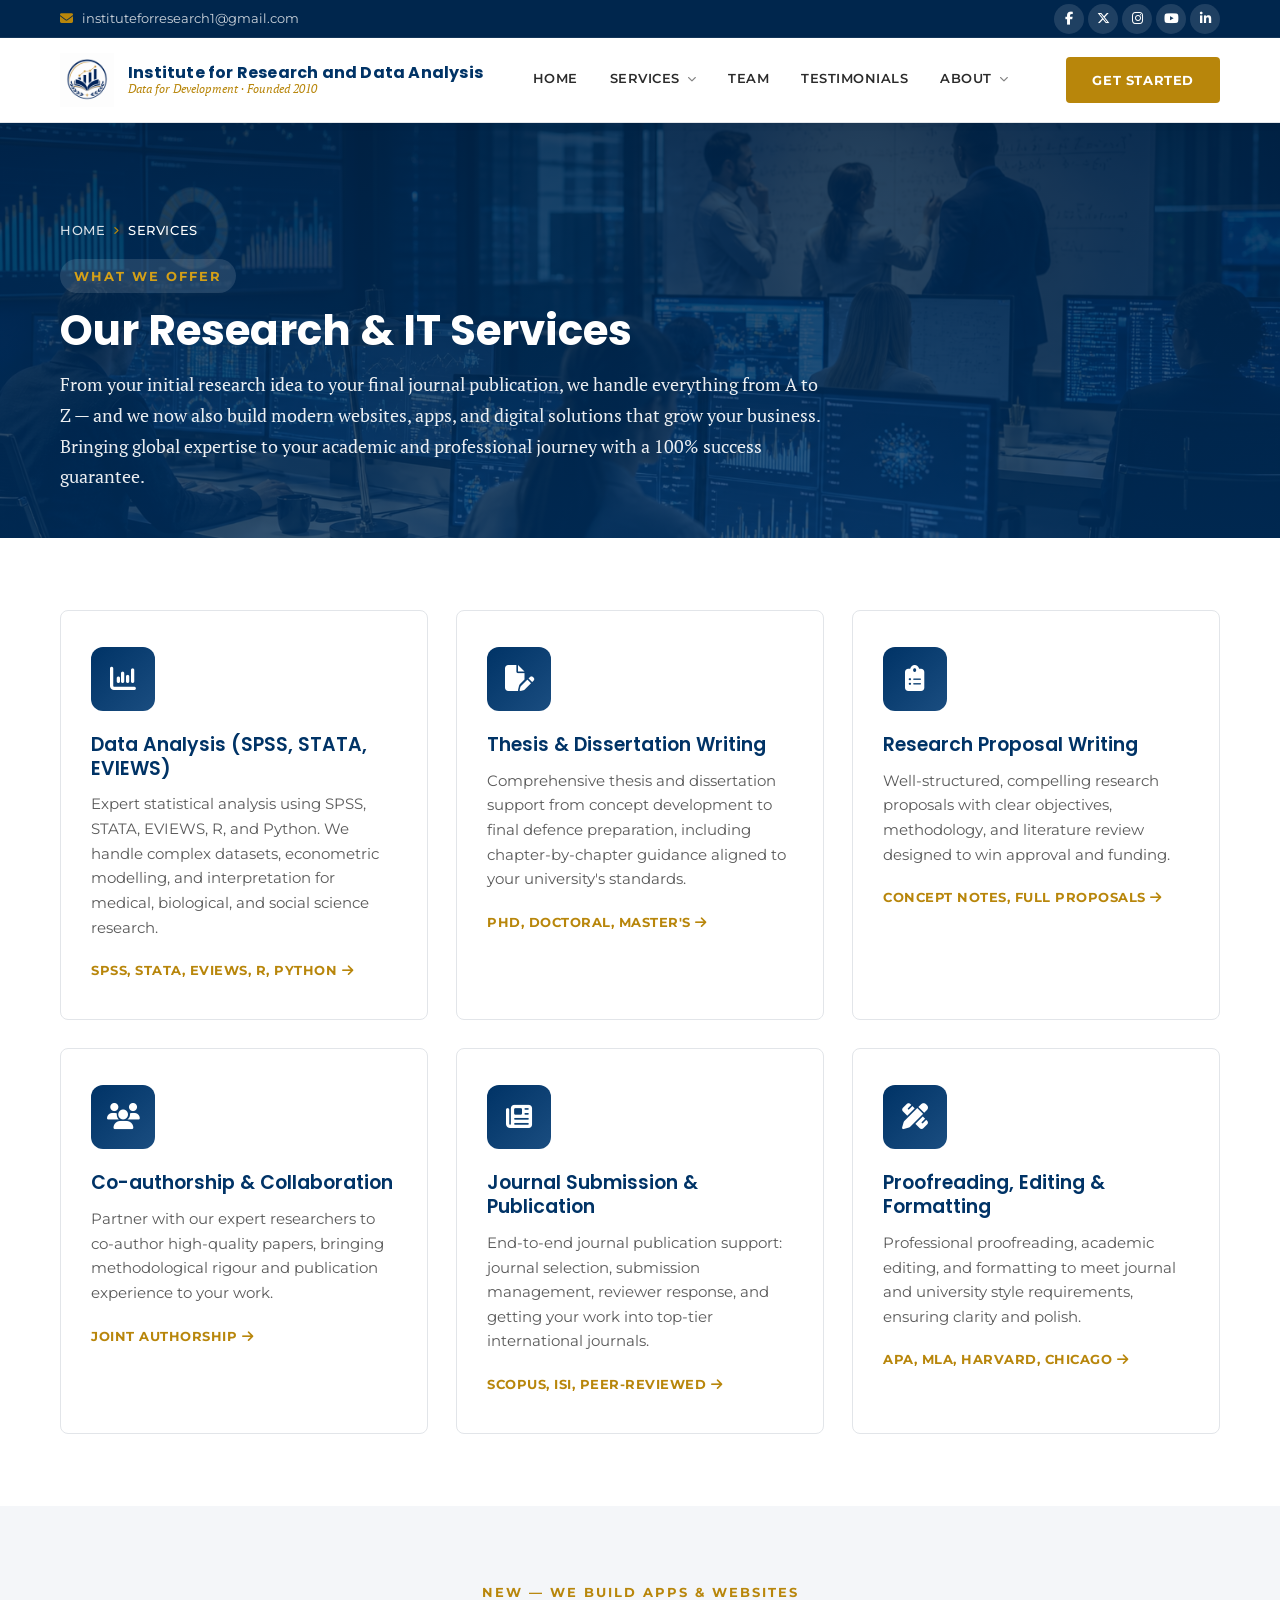
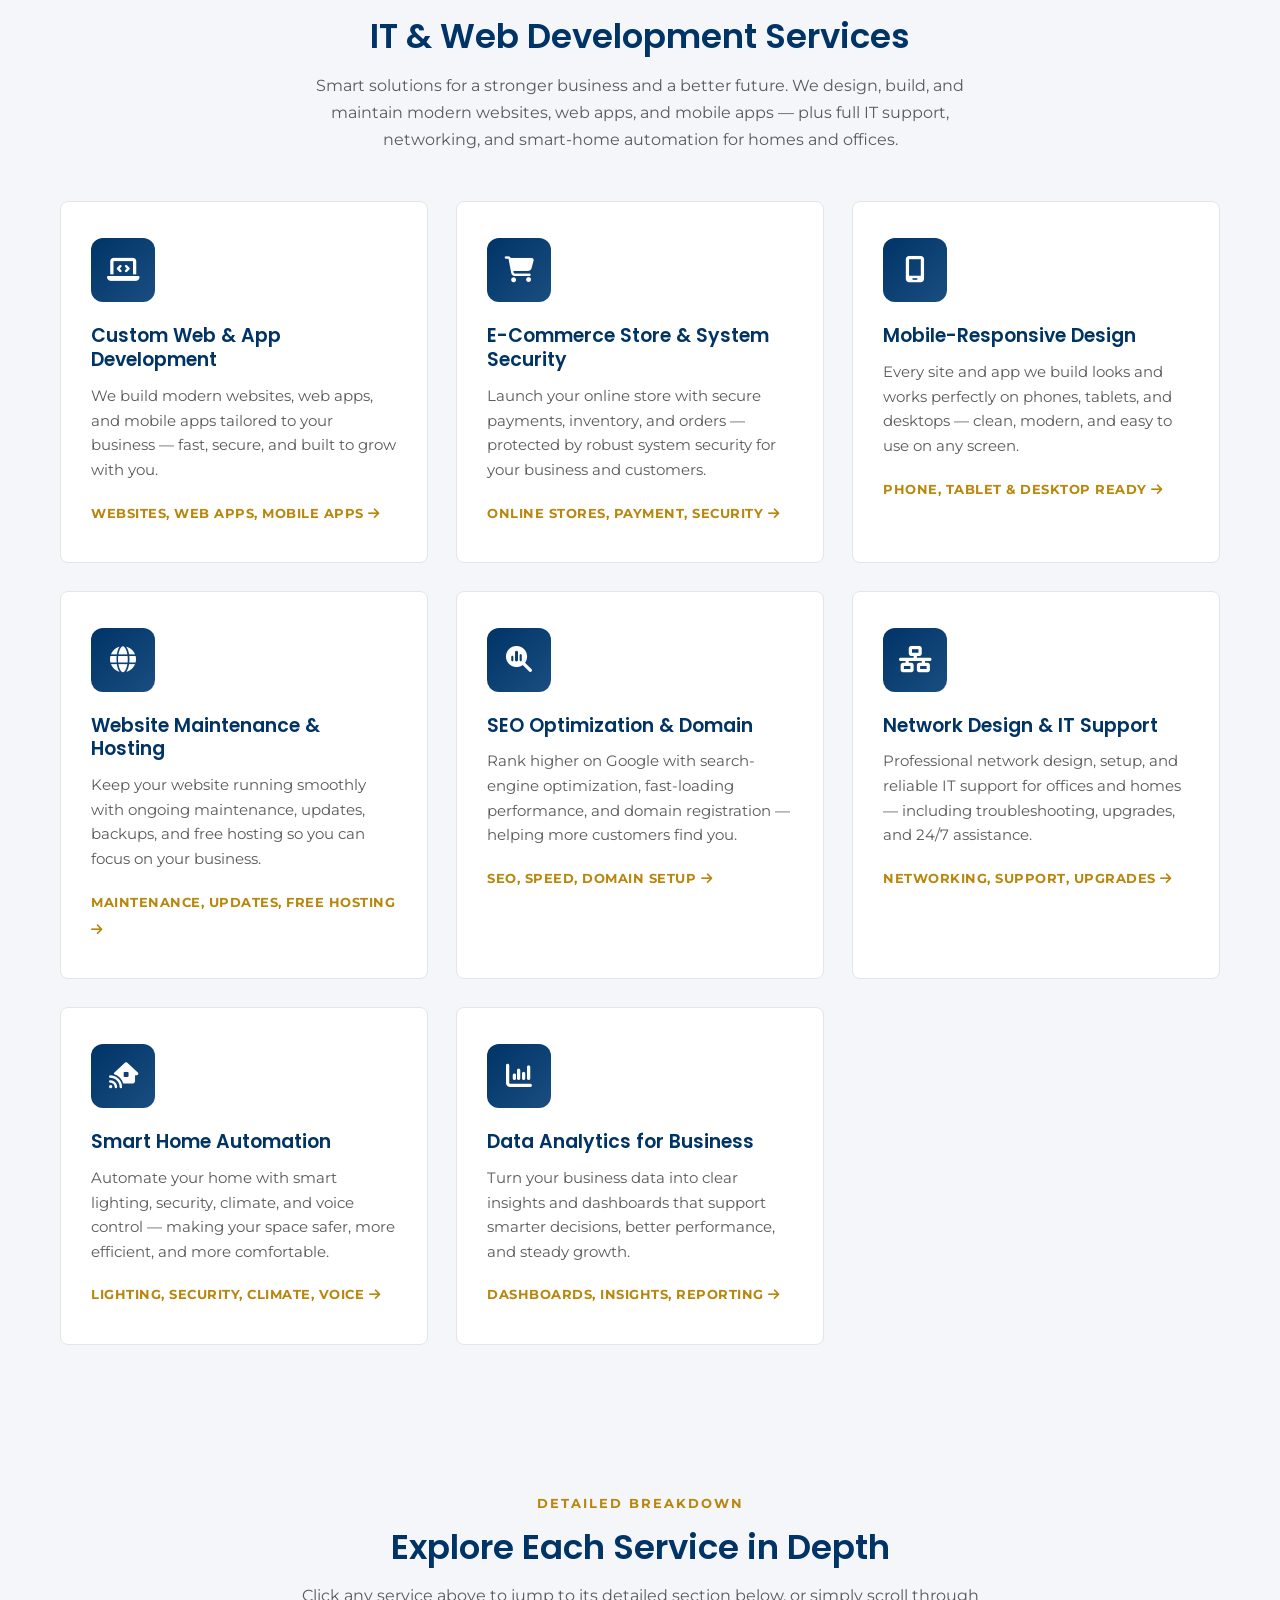
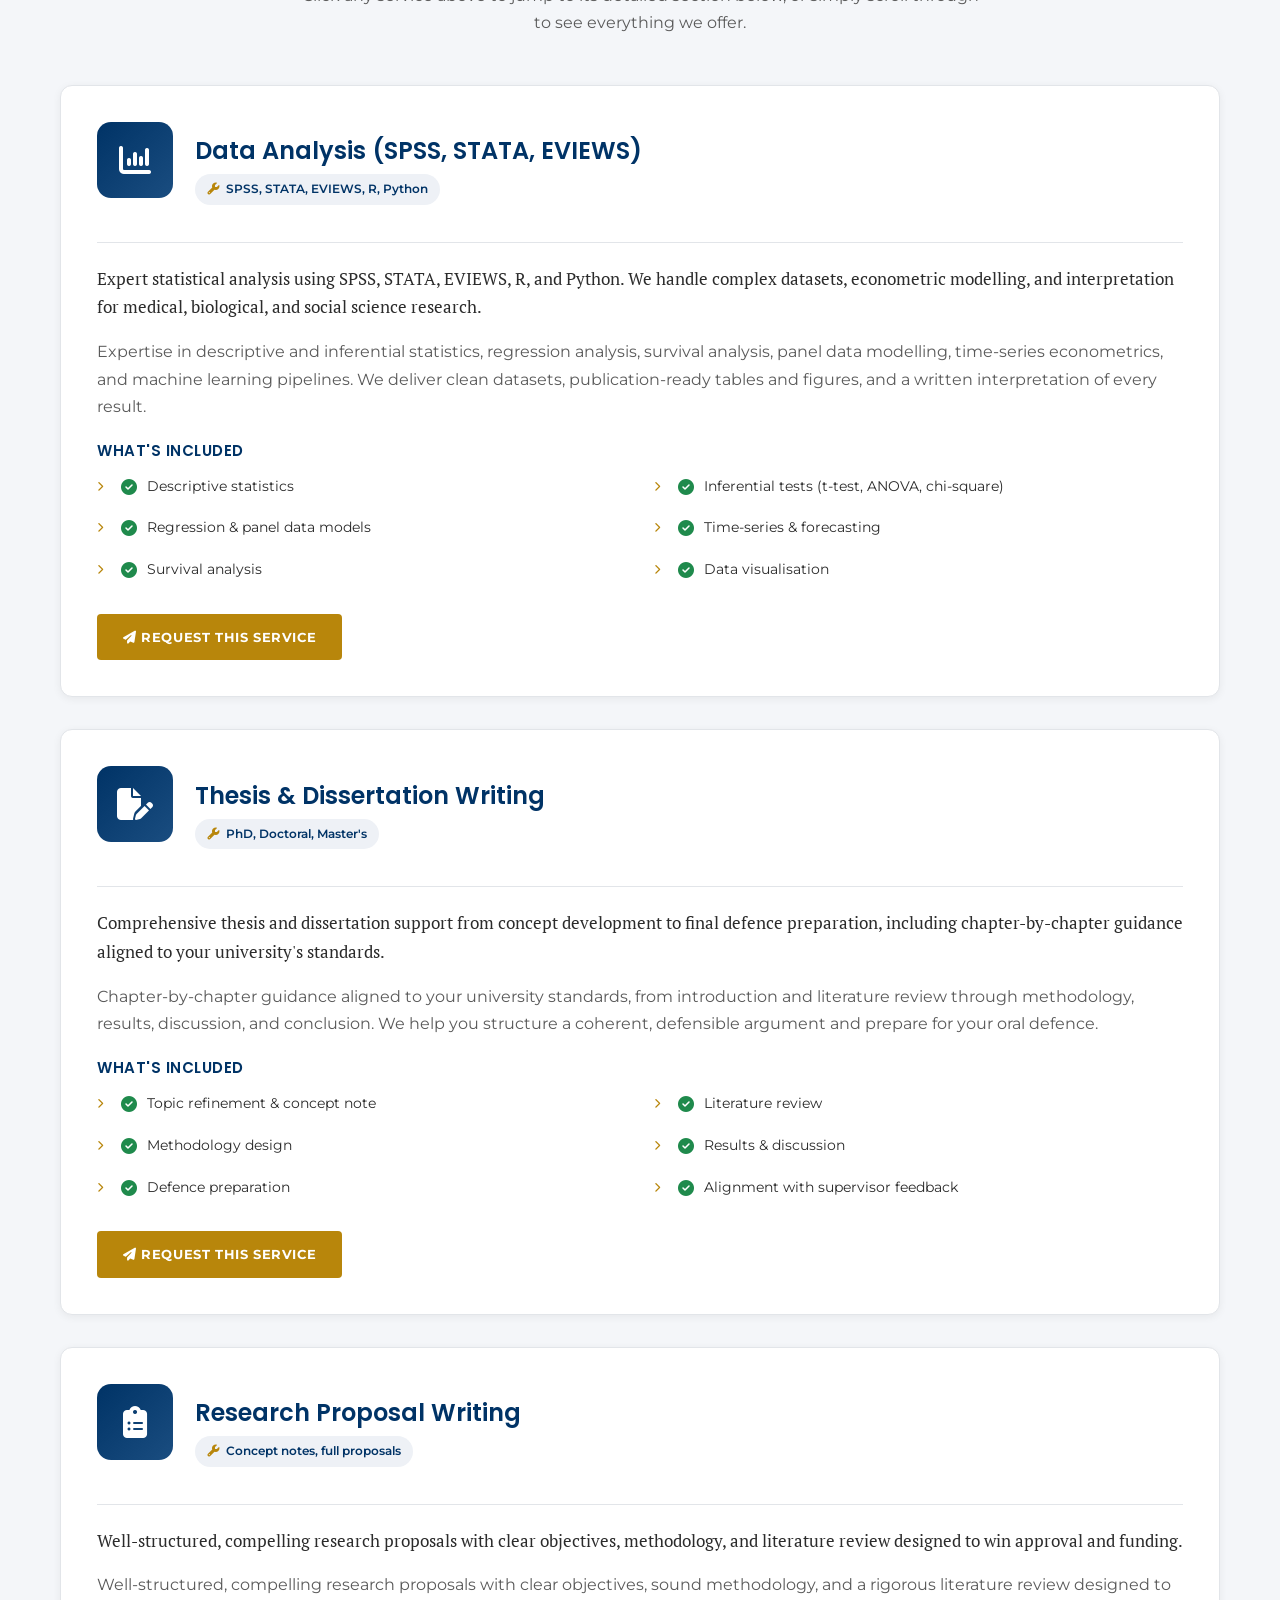
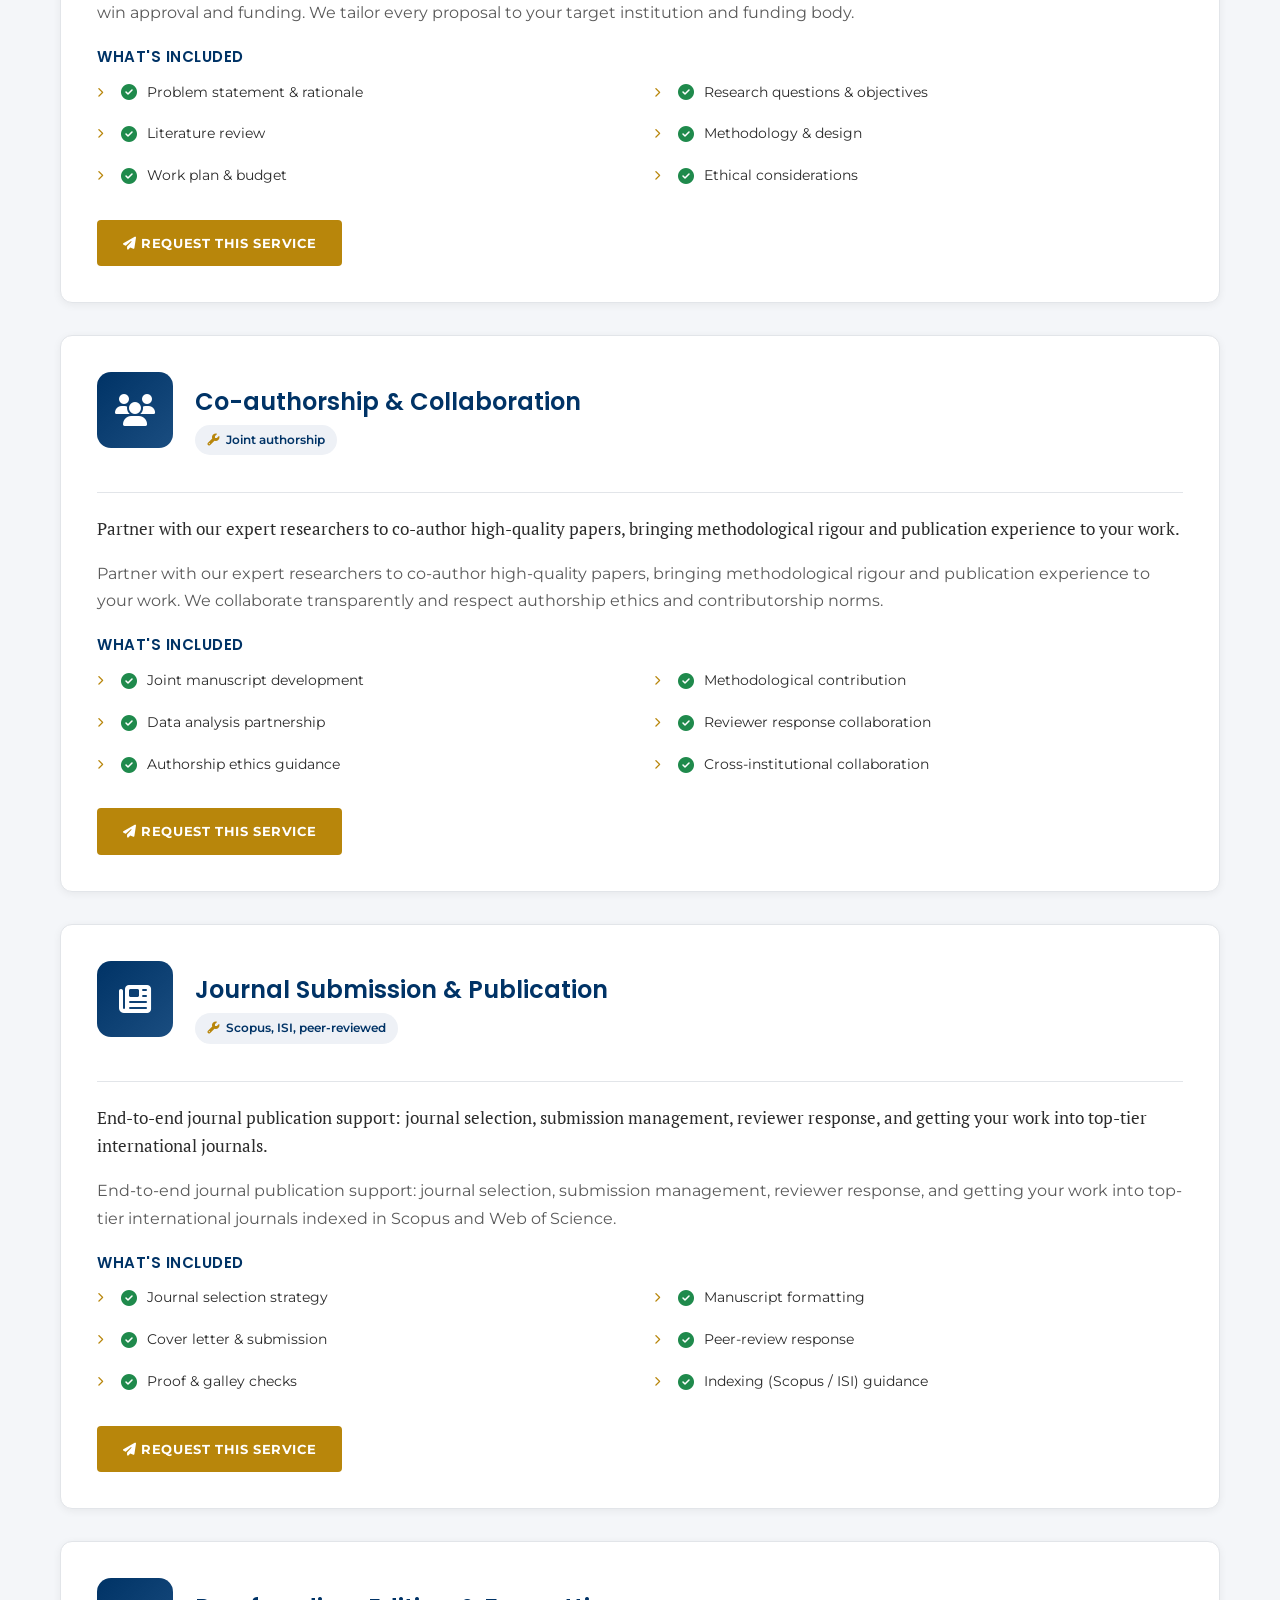
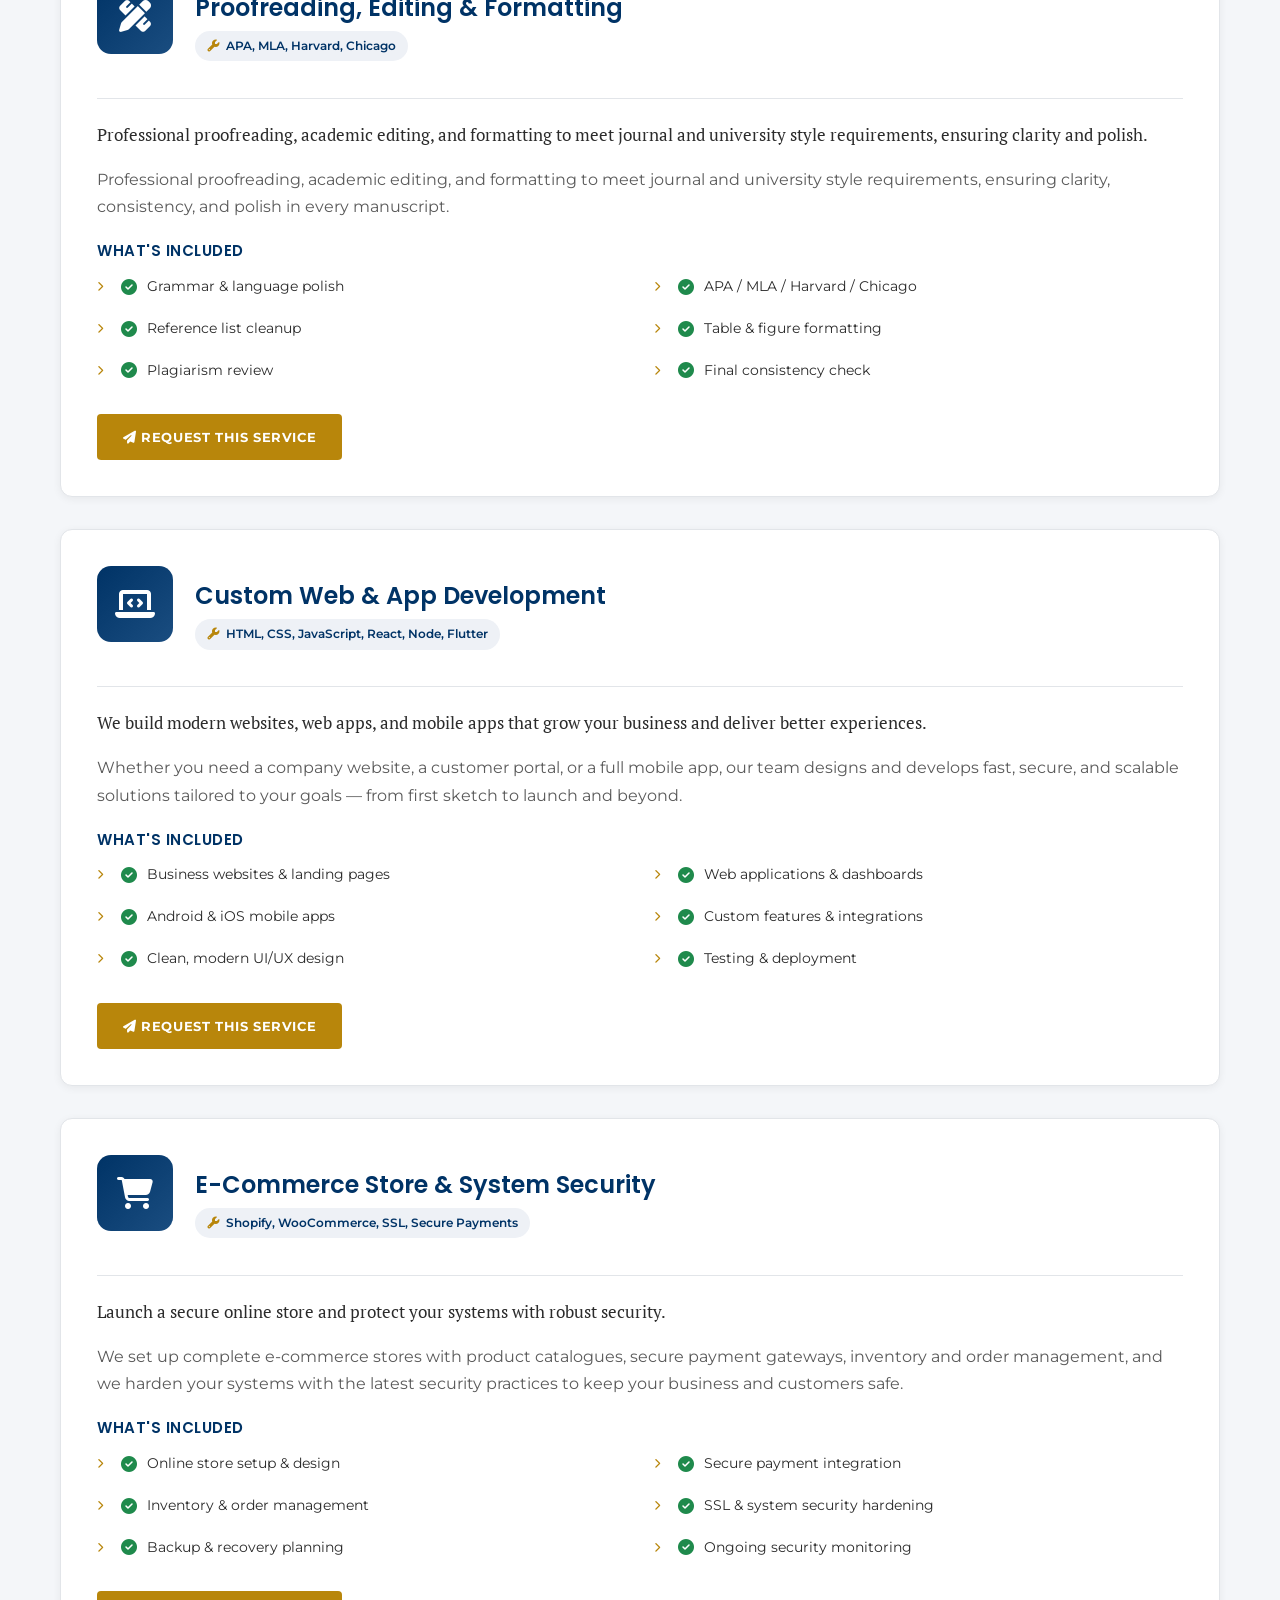
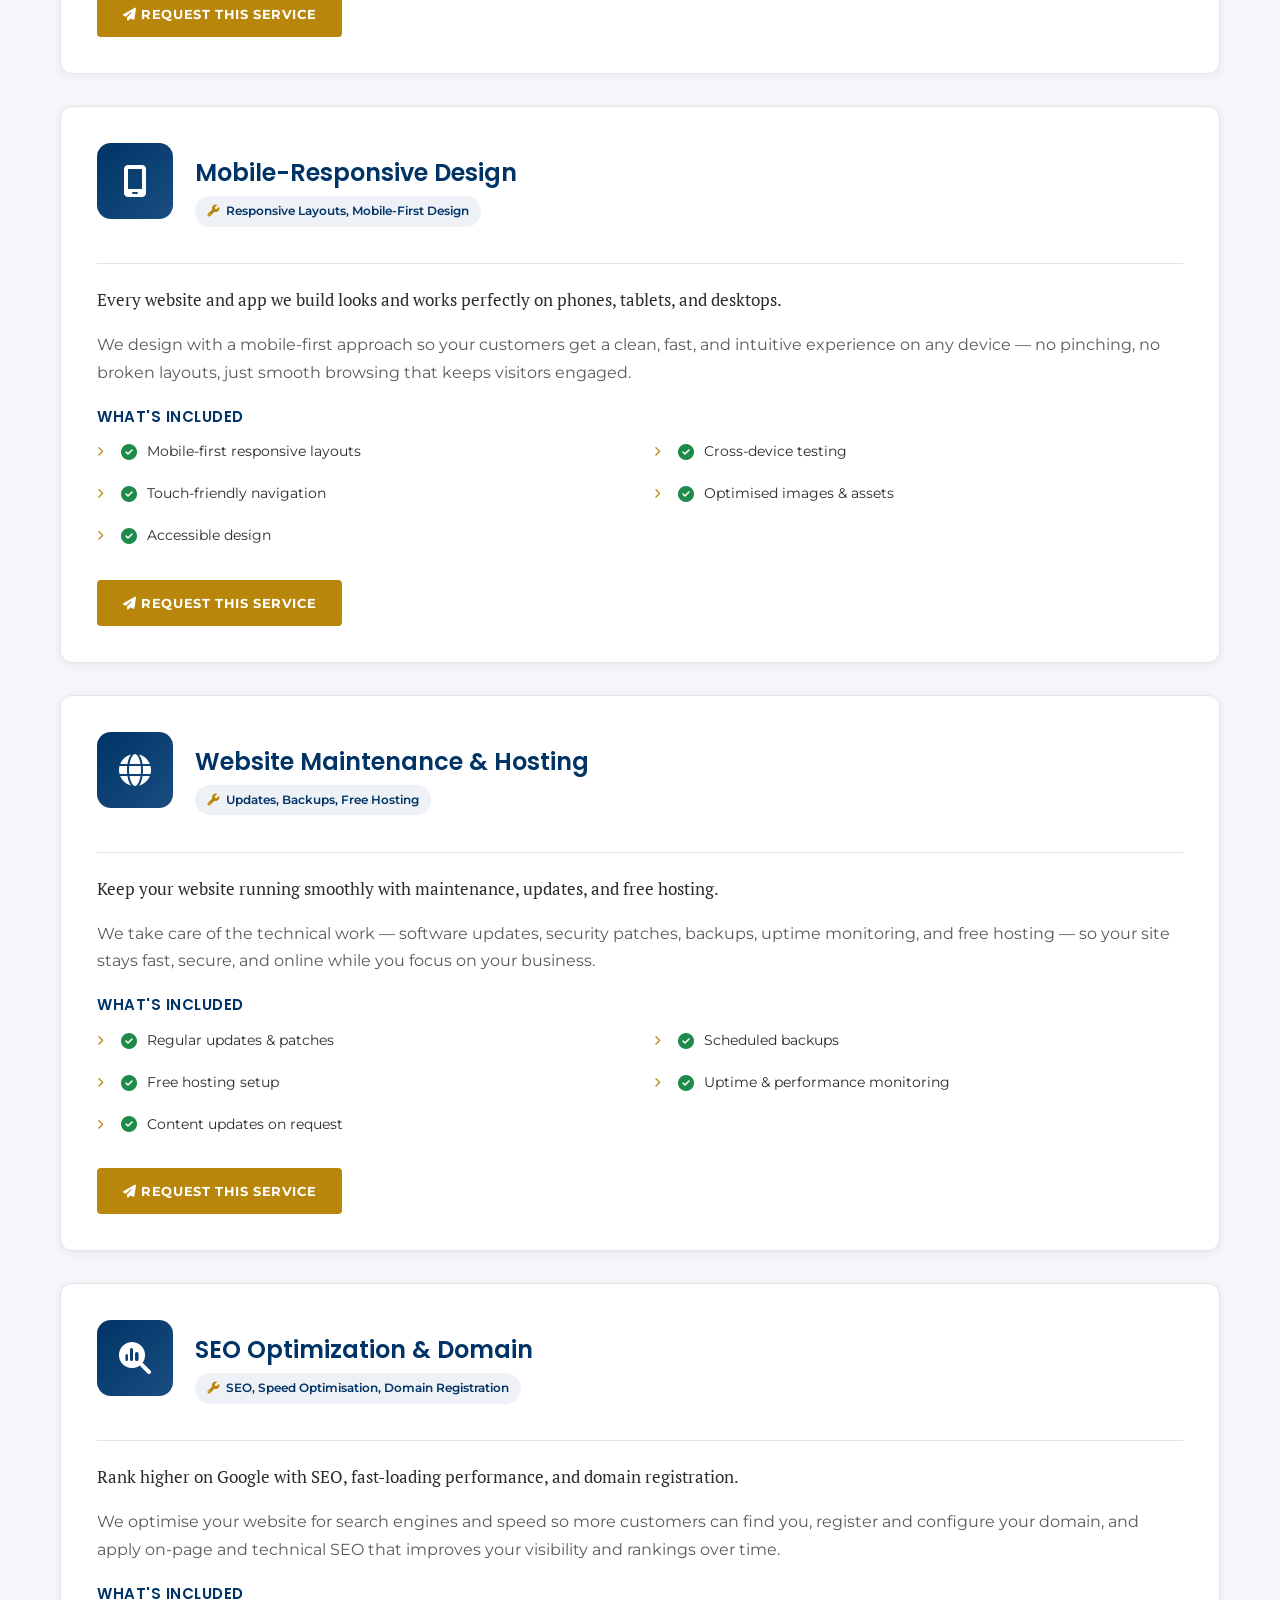
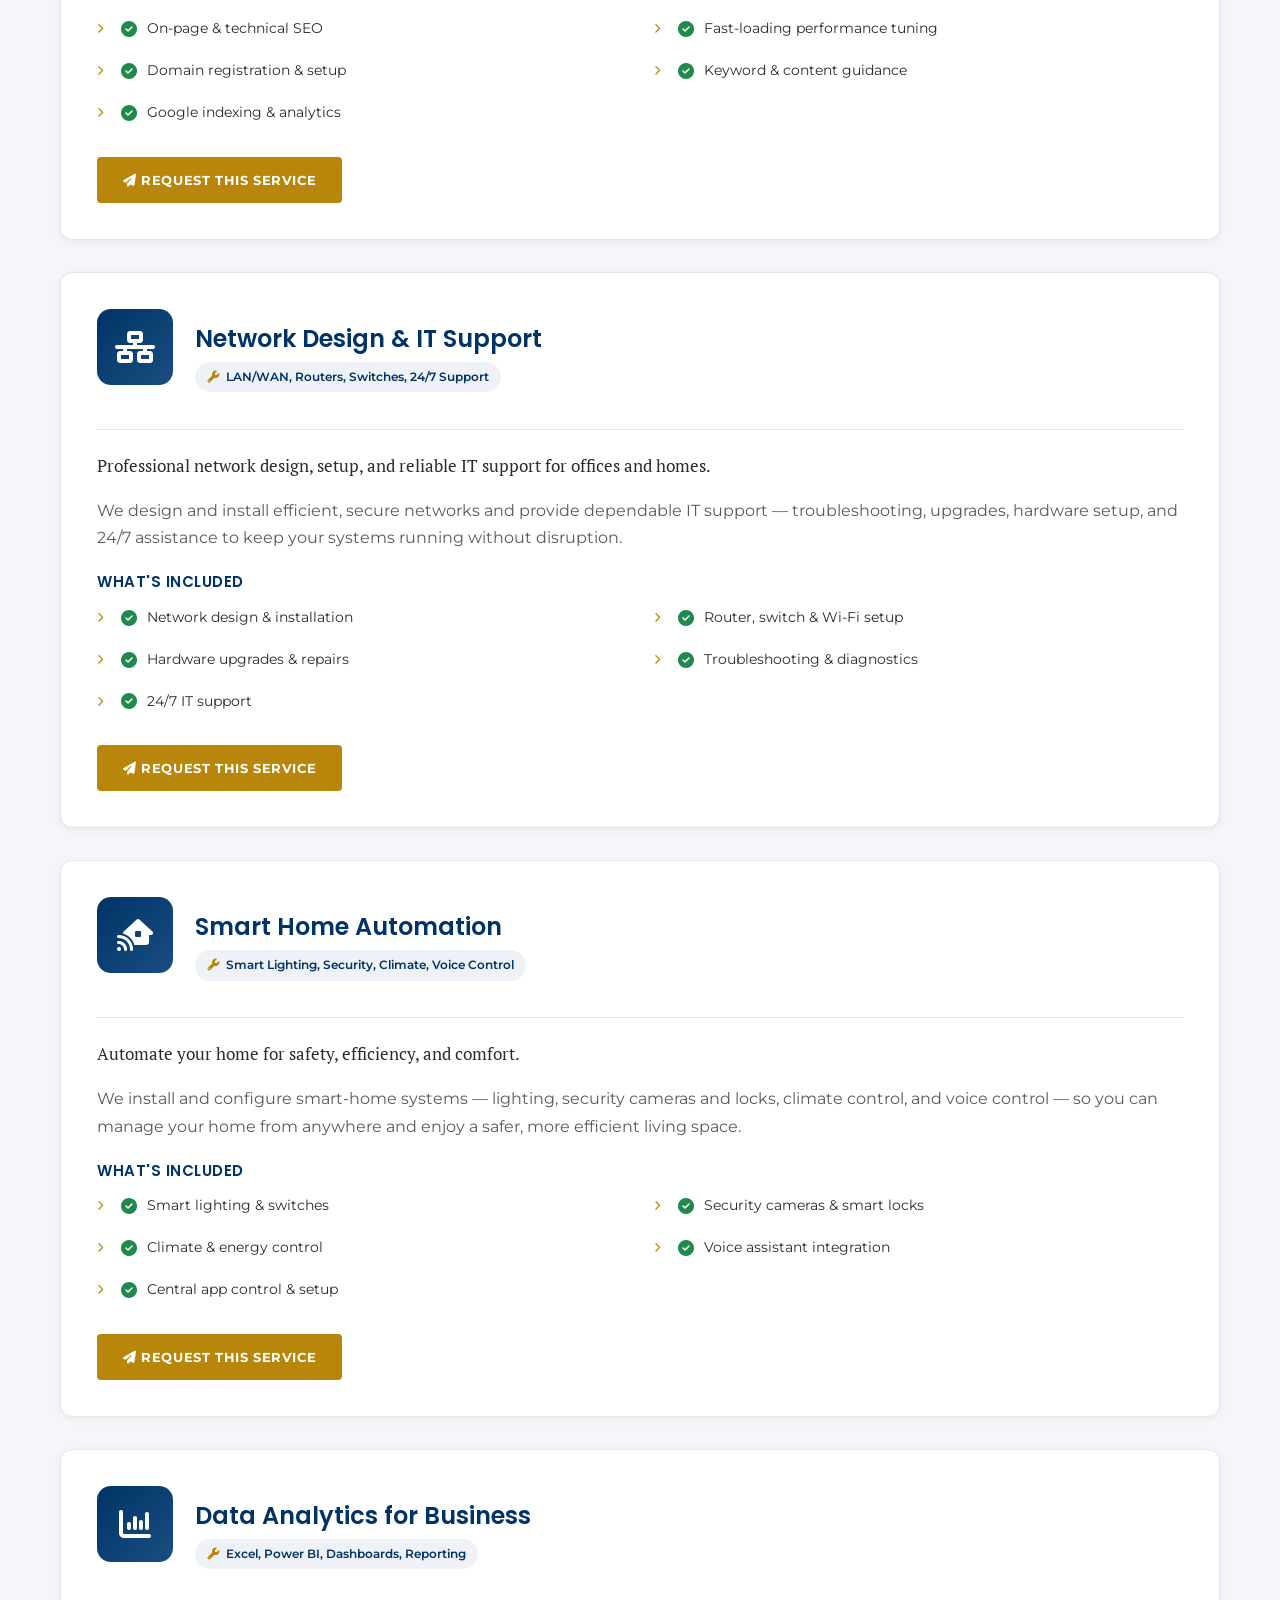
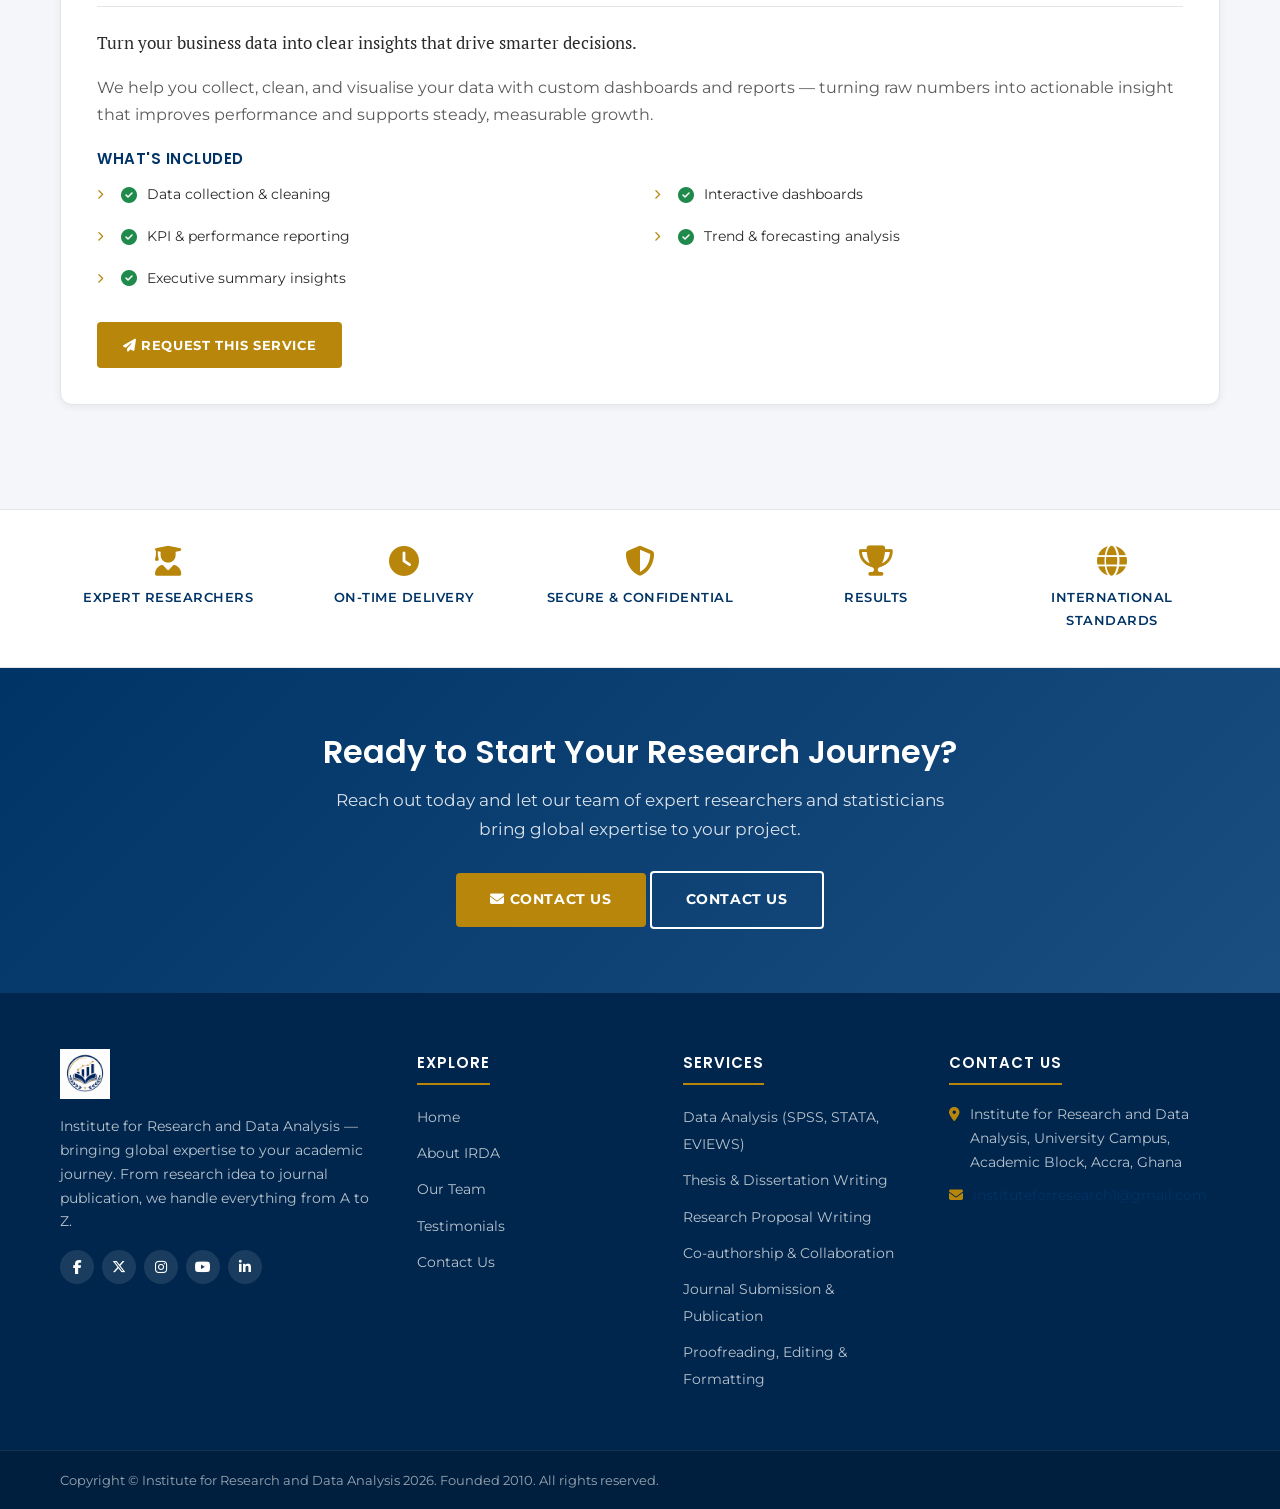
<file: services.html>
<!DOCTYPE html>
<html lang="en" dir="ltr">
<head>
  <meta charset="utf-8" />
  <meta name="viewport" content="width=device-width, initial-scale=1.0" />
  <meta name="description" content="Institute for Research and Data Analysis services: Data Analysis (SPSS, STATA, EVIEWS), Thesis & Dissertation Writing, Research Proposals, Co-authorship, Journal Publication, Proofreading & Editing." />
  <title>Our Services | Institute for Research and Data Analysis</title>
  <link rel="icon" href="assets/img/logo.png" type="image/png" />
  <link rel="preconnect" href="https://fonts.googleapis.com" />
  <link rel="preconnect" href="https://fonts.gstatic.com" crossorigin />
  <link href="https://fonts.googleapis.com/css2?family=Lato:wght@300;400;700&family=Montserrat:wght@300;400;500;600;700;900&family=Poppins:wght@300;400;500;600;700&family=PT+Serif:ital,wght@0,400;0,700;1,400&display=swap" rel="stylesheet" />
  <link rel="stylesheet" href="https://cdnjs.cloudflare.com/ajax/libs/font-awesome/6.4.2/css/all.min.css" />
  <link rel="stylesheet" href="assets/css/style.css" />
</head>
<body>
  <a href="services.html#main-content" class="skip-link">Skip to main content</a>
  <div class="page-container">

    <!-- Top strip -->
    <div class="header-top-highlighted">
      <div class="container">
        <div class="top-contact">
          <span><i class="fa-solid fa-envelope"></i> <a href="mailto:instituteforresearch1@gmail.com">instituteforresearch1@gmail.com</a></span>
        </div>
        <div class="social-strip"><ul>
          <li><a href="services.html#" aria-label="Facebook"><i class="fa-brands fa-facebook-f"></i></a></li>
          <li><a href="services.html#" aria-label="Twitter"><i class="fa-brands fa-x-twitter"></i></a></li>
          <li><a href="services.html#" aria-label="Instagram"><i class="fa-brands fa-instagram"></i></a></li>
          <li><a href="services.html#" aria-label="YouTube"><i class="fa-brands fa-youtube"></i></a></li>
          <li><a href="services.html#" aria-label="LinkedIn"><i class="fa-brands fa-linkedin-in"></i></a></li>
        </ul></div>
      </div>
    </div>

    <header role="banner" class="header">
  <div class="container header__container">
    <div class="site-branding">
      <a href="index.html" class="site-branding__logo"><img src="assets/img/logo.png" alt="Institute for Research and Data Analysis" /></a>
      <div class="site-branding__text">
        <span class="site-branding__name">Institute for Research and Data Analysis</span>
        <span class="site-branding__slogan">Data for Development · Founded 2010</span>
      </div>
    </div>
    <nav class="main-nav" aria-label="Main menu">
      <ul class="sf-menu">
        <li class=""><a href="index.html">Home</a></li>
        <li class="menuparent active">
          <span class="nolink">Services</span>
          <ul class="submenu">
            <li><a href="services.html">All Services</a></li>
            <li class="submenu-label">Research Support</li>
                          <li><a href="services.html#s1">Data Analysis (SPSS, STATA, EVIEWS)</a></li>
                          <li><a href="services.html#s2">Thesis &amp; Dissertation Writing</a></li>
                          <li><a href="services.html#s3">Research Proposal Writing</a></li>
                          <li><a href="services.html#s4">Co-authorship &amp; Collaboration</a></li>
                          <li><a href="services.html#s5">Journal Submission &amp; Publication</a></li>
                          <li><a href="services.html#s6">Proofreading, Editing &amp; Formatting</a></li>
                        <li class="submenu-label">IT &amp; Web Development</li>
                        <li><a href="services.html#it1">Custom Web &amp; App Development</a></li>
                        <li><a href="services.html#it2">E-Commerce Store &amp; Security</a></li>
                        <li><a href="services.html#it3">Mobile-Responsive Design</a></li>
                        <li><a href="services.html#it4">Maintenance &amp; Free Hosting</a></li>
                        <li><a href="services.html#it5">SEO Optimization &amp; Domain</a></li>
                        <li><a href="services.html#it6">Network Design &amp; IT Support</a></li>
                        <li><a href="services.html#it7">Smart Home Automation</a></li>
                        <li><a href="services.html#it8">Data Analytics for Business</a></li>
                        <li class="submenu-label">Programmes</li>
            <li><a href="programme.html#diploma">Diploma in Research Analysis</a></li>
            <li><a href="programme.html#masters">Master's in Research Analysis</a></li>
            <li><a href="programme.html#phd">PhD &amp; Doctoral Support</a></li>
          </ul>
        </li>
        <li class=""><a href="team.html">Team</a></li>
        <li class=""><a href="testimonials.html">Testimonials</a></li>
        <li class="menuparent ">
          <span class="nolink">About</span>
          <ul class="submenu">
            <li><a href="about.html">About IRDA</a></li>
            <li><a href="contact.html">Contact Us</a></li>
          </ul>
        </li>
      </ul>
    </nav>
    <a href="contact.html" class="btn btn-primary nav-cta">Get Started</a>
    <button class="menu-toggle" aria-label="Open menu"><i class="fa-solid fa-bars"></i></button>
  </div>
</header>

    <!-- Page hero -->
    <section class="page-hero" id="main-content">
      <div class="container">
        <nav class="breadcrumb" aria-label="Breadcrumb">
          <a href="index.html">Home</a> <i class="fa-solid fa-angle-right"></i> <span>Services</span>
        </nav>
        <span class="eyebrow">What We Offer</span>
        <h1>Our Research &amp; IT Services</h1>
        <p>From your initial research idea to your final journal publication, we handle everything from A to Z — and we now also build modern websites, apps, and digital solutions that grow your business. Bringing global expertise to your academic and professional journey with a 100% success guarantee.</p>
      </div>
    </section>

    <!-- Services overview grid -->
    <section class="section">
      <div class="container">
        <div class="services-grid">
                      <a href="services.html#s1" class="service-card service-card-link">
              <div class="service-icon"><i class="fa-solid fa-chart-column"></i></div>
              <h3>Data Analysis (SPSS, STATA, EVIEWS)</h3>
              <p>Expert statistical analysis using SPSS, STATA, EVIEWS, R, and Python. We handle complex datasets, econometric modelling, and interpretation for medical, biological, and social science research.</p>
              <span class="service-link">SPSS, STATA, EVIEWS, R, Python <i class="fa-solid fa-arrow-right"></i></span>
            </a>
                      <a href="services.html#s2" class="service-card service-card-link">
              <div class="service-icon"><i class="fa-solid fa-file-pen"></i></div>
              <h3>Thesis &amp; Dissertation Writing</h3>
              <p>Comprehensive thesis and dissertation support from concept development to final defence preparation, including chapter-by-chapter guidance aligned to your university&#039;s standards.</p>
              <span class="service-link">PhD, Doctoral, Master&#039;s <i class="fa-solid fa-arrow-right"></i></span>
            </a>
                      <a href="services.html#s3" class="service-card service-card-link">
              <div class="service-icon"><i class="fa-solid fa-clipboard-list"></i></div>
              <h3>Research Proposal Writing</h3>
              <p>Well-structured, compelling research proposals with clear objectives, methodology, and literature review designed to win approval and funding.</p>
              <span class="service-link">Concept notes, full proposals <i class="fa-solid fa-arrow-right"></i></span>
            </a>
                      <a href="services.html#s4" class="service-card service-card-link">
              <div class="service-icon"><i class="fa-solid fa-users"></i></div>
              <h3>Co-authorship &amp; Collaboration</h3>
              <p>Partner with our expert researchers to co-author high-quality papers, bringing methodological rigour and publication experience to your work.</p>
              <span class="service-link">Joint authorship <i class="fa-solid fa-arrow-right"></i></span>
            </a>
                      <a href="services.html#s5" class="service-card service-card-link">
              <div class="service-icon"><i class="fa-solid fa-newspaper"></i></div>
              <h3>Journal Submission &amp; Publication</h3>
              <p>End-to-end journal publication support: journal selection, submission management, reviewer response, and getting your work into top-tier international journals.</p>
              <span class="service-link">Scopus, ISI, peer-reviewed <i class="fa-solid fa-arrow-right"></i></span>
            </a>
                      <a href="services.html#s6" class="service-card service-card-link">
              <div class="service-icon"><i class="fa-solid fa-pen-ruler"></i></div>
              <h3>Proofreading, Editing &amp; Formatting</h3>
              <p>Professional proofreading, academic editing, and formatting to meet journal and university style requirements, ensuring clarity and polish.</p>
              <span class="service-link">APA, MLA, Harvard, Chicago <i class="fa-solid fa-arrow-right"></i></span>
            </a>
                  </div>
      </div>
    </section>

    <!-- ===== IT & Web Development services overview ===== -->
    <section class="section section-tint">
      <div class="container">
        <div class="section-head">
          <span class="eyebrow">New &mdash; We Build Apps &amp; Websites</span>
          <h2>IT &amp; Web Development Services</h2>
          <p>Smart solutions for a stronger business and a better future. We design, build, and maintain modern websites, web apps, and mobile apps &mdash; plus full IT support, networking, and smart-home automation for homes and offices.</p>
        </div>
        <div class="services-grid">
                      <a href="services.html#it1" class="service-card service-card-link">
              <div class="service-icon"><i class="fa-solid fa-laptop-code"></i></div>
              <h3>Custom Web &amp; App Development</h3>
              <p>We build modern websites, web apps, and mobile apps tailored to your business &mdash; fast, secure, and built to grow with you.</p>
              <span class="service-link">Websites, Web Apps, Mobile Apps <i class="fa-solid fa-arrow-right"></i></span>
            </a>
                      <a href="services.html#it2" class="service-card service-card-link">
              <div class="service-icon"><i class="fa-solid fa-cart-shopping"></i></div>
              <h3>E-Commerce Store &amp; System Security</h3>
              <p>Launch your online store with secure payments, inventory, and orders &mdash; protected by robust system security for your business and customers.</p>
              <span class="service-link">Online Stores, Payment, Security <i class="fa-solid fa-arrow-right"></i></span>
            </a>
                      <a href="services.html#it3" class="service-card service-card-link">
              <div class="service-icon"><i class="fa-solid fa-mobile-screen"></i></div>
              <h3>Mobile-Responsive Design</h3>
              <p>Every site and app we build looks and works perfectly on phones, tablets, and desktops &mdash; clean, modern, and easy to use on any screen.</p>
              <span class="service-link">Phone, Tablet &amp; Desktop Ready <i class="fa-solid fa-arrow-right"></i></span>
            </a>
                      <a href="services.html#it4" class="service-card service-card-link">
              <div class="service-icon"><i class="fa-solid fa-globe"></i></div>
              <h3>Website Maintenance &amp; Hosting</h3>
              <p>Keep your website running smoothly with ongoing maintenance, updates, backups, and free hosting so you can focus on your business.</p>
              <span class="service-link">Maintenance, Updates, Free Hosting <i class="fa-solid fa-arrow-right"></i></span>
            </a>
                      <a href="services.html#it5" class="service-card service-card-link">
              <div class="service-icon"><i class="fa-solid fa-magnifying-glass-chart"></i></div>
              <h3>SEO Optimization &amp; Domain</h3>
              <p>Rank higher on Google with search-engine optimization, fast-loading performance, and domain registration &mdash; helping more customers find you.</p>
              <span class="service-link">SEO, Speed, Domain Setup <i class="fa-solid fa-arrow-right"></i></span>
            </a>
                      <a href="services.html#it6" class="service-card service-card-link">
              <div class="service-icon"><i class="fa-solid fa-network-wired"></i></div>
              <h3>Network Design &amp; IT Support</h3>
              <p>Professional network design, setup, and reliable IT support for offices and homes &mdash; including troubleshooting, upgrades, and 24/7 assistance.</p>
              <span class="service-link">Networking, Support, Upgrades <i class="fa-solid fa-arrow-right"></i></span>
            </a>
                      <a href="services.html#it7" class="service-card service-card-link">
              <div class="service-icon"><i class="fa-solid fa-house-signal"></i></div>
              <h3>Smart Home Automation</h3>
              <p>Automate your home with smart lighting, security, climate, and voice control &mdash; making your space safer, more efficient, and more comfortable.</p>
              <span class="service-link">Lighting, Security, Climate, Voice <i class="fa-solid fa-arrow-right"></i></span>
            </a>
                      <a href="services.html#it8" class="service-card service-card-link">
              <div class="service-icon"><i class="fa-solid fa-chart-column"></i></div>
              <h3>Data Analytics for Business</h3>
              <p>Turn your business data into clear insights and dashboards that support smarter decisions, better performance, and steady growth.</p>
              <span class="service-link">Dashboards, Insights, Reporting <i class="fa-solid fa-arrow-right"></i></span>
            </a>
                  </div>
      </div>
    </section>

    <!-- Detailed service sections -->
    <section class="section section-tint">
      <div class="container">
        <div class="section-head">
          <span class="eyebrow">Detailed Breakdown</span>
          <h2>Explore Each Service in Depth</h2>
          <p>Click any service above to jump to its detailed section below, or simply scroll through to see everything we offer.</p>
        </div>

                <div class="service-detail" id="s1">
          <div class="service-detail__head">
            <div class="service-icon service-icon-lg"><i class="fa-solid fa-chart-column"></i></div>
            <div>
              <h2>Data Analysis (SPSS, STATA, EVIEWS)</h2>
              <span class="service-tools-chip"><i class="fa-solid fa-wrench"></i> SPSS, STATA, EVIEWS, R, Python</span>
            </div>
          </div>
          <div class="service-detail__body">
            <p class="lead">Expert statistical analysis using SPSS, STATA, EVIEWS, R, and Python. We handle complex datasets, econometric modelling, and interpretation for medical, biological, and social science research.</p>
                          <p>Expertise in descriptive and inferential statistics, regression analysis, survival analysis, panel data modelling, time-series econometrics, and machine learning pipelines. We deliver clean datasets, publication-ready tables and figures, and a written interpretation of every result.</p>
              <h4 class="incl-title">What's included</h4>
              <ul class="service-includes">
                                  <li><i class="fa-solid fa-circle-check"></i> Descriptive statistics</li>
                                  <li><i class="fa-solid fa-circle-check"></i> Inferential tests (t-test, ANOVA, chi-square)</li>
                                  <li><i class="fa-solid fa-circle-check"></i> Regression &amp; panel data models</li>
                                  <li><i class="fa-solid fa-circle-check"></i> Time-series &amp; forecasting</li>
                                  <li><i class="fa-solid fa-circle-check"></i> Survival analysis</li>
                                  <li><i class="fa-solid fa-circle-check"></i> Data visualisation</li>
                              </ul>
                        <a href="contact.html" class="btn btn-primary"><i class="fa-solid fa-paper-plane"></i> Request This Service</a>
          </div>
        </div>
                <div class="service-detail" id="s2">
          <div class="service-detail__head">
            <div class="service-icon service-icon-lg"><i class="fa-solid fa-file-pen"></i></div>
            <div>
              <h2>Thesis &amp; Dissertation Writing</h2>
              <span class="service-tools-chip"><i class="fa-solid fa-wrench"></i> PhD, Doctoral, Master&#039;s</span>
            </div>
          </div>
          <div class="service-detail__body">
            <p class="lead">Comprehensive thesis and dissertation support from concept development to final defence preparation, including chapter-by-chapter guidance aligned to your university&#039;s standards.</p>
                          <p>Chapter-by-chapter guidance aligned to your university standards, from introduction and literature review through methodology, results, discussion, and conclusion. We help you structure a coherent, defensible argument and prepare for your oral defence.</p>
              <h4 class="incl-title">What's included</h4>
              <ul class="service-includes">
                                  <li><i class="fa-solid fa-circle-check"></i> Topic refinement &amp; concept note</li>
                                  <li><i class="fa-solid fa-circle-check"></i> Literature review</li>
                                  <li><i class="fa-solid fa-circle-check"></i> Methodology design</li>
                                  <li><i class="fa-solid fa-circle-check"></i> Results &amp; discussion</li>
                                  <li><i class="fa-solid fa-circle-check"></i> Defence preparation</li>
                                  <li><i class="fa-solid fa-circle-check"></i> Alignment with supervisor feedback</li>
                              </ul>
                        <a href="contact.html" class="btn btn-primary"><i class="fa-solid fa-paper-plane"></i> Request This Service</a>
          </div>
        </div>
                <div class="service-detail" id="s3">
          <div class="service-detail__head">
            <div class="service-icon service-icon-lg"><i class="fa-solid fa-clipboard-list"></i></div>
            <div>
              <h2>Research Proposal Writing</h2>
              <span class="service-tools-chip"><i class="fa-solid fa-wrench"></i> Concept notes, full proposals</span>
            </div>
          </div>
          <div class="service-detail__body">
            <p class="lead">Well-structured, compelling research proposals with clear objectives, methodology, and literature review designed to win approval and funding.</p>
                          <p>Well-structured, compelling research proposals with clear objectives, sound methodology, and a rigorous literature review designed to win approval and funding. We tailor every proposal to your target institution and funding body.</p>
              <h4 class="incl-title">What's included</h4>
              <ul class="service-includes">
                                  <li><i class="fa-solid fa-circle-check"></i> Problem statement &amp; rationale</li>
                                  <li><i class="fa-solid fa-circle-check"></i> Research questions &amp; objectives</li>
                                  <li><i class="fa-solid fa-circle-check"></i> Literature review</li>
                                  <li><i class="fa-solid fa-circle-check"></i> Methodology &amp; design</li>
                                  <li><i class="fa-solid fa-circle-check"></i> Work plan &amp; budget</li>
                                  <li><i class="fa-solid fa-circle-check"></i> Ethical considerations</li>
                              </ul>
                        <a href="contact.html" class="btn btn-primary"><i class="fa-solid fa-paper-plane"></i> Request This Service</a>
          </div>
        </div>
                <div class="service-detail" id="s4">
          <div class="service-detail__head">
            <div class="service-icon service-icon-lg"><i class="fa-solid fa-users"></i></div>
            <div>
              <h2>Co-authorship &amp; Collaboration</h2>
              <span class="service-tools-chip"><i class="fa-solid fa-wrench"></i> Joint authorship</span>
            </div>
          </div>
          <div class="service-detail__body">
            <p class="lead">Partner with our expert researchers to co-author high-quality papers, bringing methodological rigour and publication experience to your work.</p>
                          <p>Partner with our expert researchers to co-author high-quality papers, bringing methodological rigour and publication experience to your work. We collaborate transparently and respect authorship ethics and contributorship norms.</p>
              <h4 class="incl-title">What's included</h4>
              <ul class="service-includes">
                                  <li><i class="fa-solid fa-circle-check"></i> Joint manuscript development</li>
                                  <li><i class="fa-solid fa-circle-check"></i> Methodological contribution</li>
                                  <li><i class="fa-solid fa-circle-check"></i> Data analysis partnership</li>
                                  <li><i class="fa-solid fa-circle-check"></i> Reviewer response collaboration</li>
                                  <li><i class="fa-solid fa-circle-check"></i> Authorship ethics guidance</li>
                                  <li><i class="fa-solid fa-circle-check"></i> Cross-institutional collaboration</li>
                              </ul>
                        <a href="contact.html" class="btn btn-primary"><i class="fa-solid fa-paper-plane"></i> Request This Service</a>
          </div>
        </div>
                <div class="service-detail" id="s5">
          <div class="service-detail__head">
            <div class="service-icon service-icon-lg"><i class="fa-solid fa-newspaper"></i></div>
            <div>
              <h2>Journal Submission &amp; Publication</h2>
              <span class="service-tools-chip"><i class="fa-solid fa-wrench"></i> Scopus, ISI, peer-reviewed</span>
            </div>
          </div>
          <div class="service-detail__body">
            <p class="lead">End-to-end journal publication support: journal selection, submission management, reviewer response, and getting your work into top-tier international journals.</p>
                          <p>End-to-end journal publication support: journal selection, submission management, reviewer response, and getting your work into top-tier international journals indexed in Scopus and Web of Science.</p>
              <h4 class="incl-title">What's included</h4>
              <ul class="service-includes">
                                  <li><i class="fa-solid fa-circle-check"></i> Journal selection strategy</li>
                                  <li><i class="fa-solid fa-circle-check"></i> Manuscript formatting</li>
                                  <li><i class="fa-solid fa-circle-check"></i> Cover letter &amp; submission</li>
                                  <li><i class="fa-solid fa-circle-check"></i> Peer-review response</li>
                                  <li><i class="fa-solid fa-circle-check"></i> Proof &amp; galley checks</li>
                                  <li><i class="fa-solid fa-circle-check"></i> Indexing (Scopus / ISI) guidance</li>
                              </ul>
                        <a href="contact.html" class="btn btn-primary"><i class="fa-solid fa-paper-plane"></i> Request This Service</a>
          </div>
        </div>
                <div class="service-detail" id="s6">
          <div class="service-detail__head">
            <div class="service-icon service-icon-lg"><i class="fa-solid fa-pen-ruler"></i></div>
            <div>
              <h2>Proofreading, Editing &amp; Formatting</h2>
              <span class="service-tools-chip"><i class="fa-solid fa-wrench"></i> APA, MLA, Harvard, Chicago</span>
            </div>
          </div>
          <div class="service-detail__body">
            <p class="lead">Professional proofreading, academic editing, and formatting to meet journal and university style requirements, ensuring clarity and polish.</p>
                          <p>Professional proofreading, academic editing, and formatting to meet journal and university style requirements, ensuring clarity, consistency, and polish in every manuscript.</p>
              <h4 class="incl-title">What's included</h4>
              <ul class="service-includes">
                                  <li><i class="fa-solid fa-circle-check"></i> Grammar &amp; language polish</li>
                                  <li><i class="fa-solid fa-circle-check"></i> APA / MLA / Harvard / Chicago</li>
                                  <li><i class="fa-solid fa-circle-check"></i> Reference list cleanup</li>
                                  <li><i class="fa-solid fa-circle-check"></i> Table &amp; figure formatting</li>
                                  <li><i class="fa-solid fa-circle-check"></i> Plagiarism review</li>
                                  <li><i class="fa-solid fa-circle-check"></i> Final consistency check</li>
                              </ul>
                        <a href="contact.html" class="btn btn-primary"><i class="fa-solid fa-paper-plane"></i> Request This Service</a>
          </div>
        </div>

        <!-- ===== IT & Web Development detailed sections ===== -->
        <div class="service-detail" id="it1">
          <div class="service-detail__head">
            <div class="service-icon service-icon-lg"><i class="fa-solid fa-laptop-code"></i></div>
            <div>
              <h2>Custom Web &amp; App Development</h2>
              <span class="service-tools-chip"><i class="fa-solid fa-wrench"></i> HTML, CSS, JavaScript, React, Node, Flutter</span>
            </div>
          </div>
          <div class="service-detail__body">
            <p class="lead">We build modern websites, web apps, and mobile apps that grow your business and deliver better experiences.</p>
            <p>Whether you need a company website, a customer portal, or a full mobile app, our team designs and develops fast, secure, and scalable solutions tailored to your goals &mdash; from first sketch to launch and beyond.</p>
            <h4 class="incl-title">What's included</h4>
            <ul class="service-includes">
              <li><i class="fa-solid fa-circle-check"></i> Business websites &amp; landing pages</li>
              <li><i class="fa-solid fa-circle-check"></i> Web applications &amp; dashboards</li>
              <li><i class="fa-solid fa-circle-check"></i> Android &amp; iOS mobile apps</li>
              <li><i class="fa-solid fa-circle-check"></i> Custom features &amp; integrations</li>
              <li><i class="fa-solid fa-circle-check"></i> Clean, modern UI/UX design</li>
              <li><i class="fa-solid fa-circle-check"></i> Testing &amp; deployment</li>
            </ul>
            <a href="contact.html" class="btn btn-primary"><i class="fa-solid fa-paper-plane"></i> Request This Service</a>
          </div>
        </div>

        <div class="service-detail" id="it2">
          <div class="service-detail__head">
            <div class="service-icon service-icon-lg"><i class="fa-solid fa-cart-shopping"></i></div>
            <div>
              <h2>E-Commerce Store &amp; System Security</h2>
              <span class="service-tools-chip"><i class="fa-solid fa-wrench"></i> Shopify, WooCommerce, SSL, Secure Payments</span>
            </div>
          </div>
          <div class="service-detail__body">
            <p class="lead">Launch a secure online store and protect your systems with robust security.</p>
            <p>We set up complete e-commerce stores with product catalogues, secure payment gateways, inventory and order management, and we harden your systems with the latest security practices to keep your business and customers safe.</p>
            <h4 class="incl-title">What's included</h4>
            <ul class="service-includes">
              <li><i class="fa-solid fa-circle-check"></i> Online store setup &amp; design</li>
              <li><i class="fa-solid fa-circle-check"></i> Secure payment integration</li>
              <li><i class="fa-solid fa-circle-check"></i> Inventory &amp; order management</li>
              <li><i class="fa-solid fa-circle-check"></i> SSL &amp; system security hardening</li>
              <li><i class="fa-solid fa-circle-check"></i> Backup &amp; recovery planning</li>
              <li><i class="fa-solid fa-circle-check"></i> Ongoing security monitoring</li>
            </ul>
            <a href="contact.html" class="btn btn-primary"><i class="fa-solid fa-paper-plane"></i> Request This Service</a>
          </div>
        </div>

        <div class="service-detail" id="it3">
          <div class="service-detail__head">
            <div class="service-icon service-icon-lg"><i class="fa-solid fa-mobile-screen"></i></div>
            <div>
              <h2>Mobile-Responsive Design</h2>
              <span class="service-tools-chip"><i class="fa-solid fa-wrench"></i> Responsive Layouts, Mobile-First Design</span>
            </div>
          </div>
          <div class="service-detail__body">
            <p class="lead">Every website and app we build looks and works perfectly on phones, tablets, and desktops.</p>
            <p>We design with a mobile-first approach so your customers get a clean, fast, and intuitive experience on any device &mdash; no pinching, no broken layouts, just smooth browsing that keeps visitors engaged.</p>
            <h4 class="incl-title">What's included</h4>
            <ul class="service-includes">
              <li><i class="fa-solid fa-circle-check"></i> Mobile-first responsive layouts</li>
              <li><i class="fa-solid fa-circle-check"></i> Cross-device testing</li>
              <li><i class="fa-solid fa-circle-check"></i> Touch-friendly navigation</li>
              <li><i class="fa-solid fa-circle-check"></i> Optimised images &amp; assets</li>
              <li><i class="fa-solid fa-circle-check"></i> Accessible design</li>
            </ul>
            <a href="contact.html" class="btn btn-primary"><i class="fa-solid fa-paper-plane"></i> Request This Service</a>
          </div>
        </div>

        <div class="service-detail" id="it4">
          <div class="service-detail__head">
            <div class="service-icon service-icon-lg"><i class="fa-solid fa-globe"></i></div>
            <div>
              <h2>Website Maintenance &amp; Hosting</h2>
              <span class="service-tools-chip"><i class="fa-solid fa-wrench"></i> Updates, Backups, Free Hosting</span>
            </div>
          </div>
          <div class="service-detail__body">
            <p class="lead">Keep your website running smoothly with maintenance, updates, and free hosting.</p>
            <p>We take care of the technical work &mdash; software updates, security patches, backups, uptime monitoring, and free hosting &mdash; so your site stays fast, secure, and online while you focus on your business.</p>
            <h4 class="incl-title">What's included</h4>
            <ul class="service-includes">
              <li><i class="fa-solid fa-circle-check"></i> Regular updates &amp; patches</li>
              <li><i class="fa-solid fa-circle-check"></i> Scheduled backups</li>
              <li><i class="fa-solid fa-circle-check"></i> Free hosting setup</li>
              <li><i class="fa-solid fa-circle-check"></i> Uptime &amp; performance monitoring</li>
              <li><i class="fa-solid fa-circle-check"></i> Content updates on request</li>
            </ul>
            <a href="contact.html" class="btn btn-primary"><i class="fa-solid fa-paper-plane"></i> Request This Service</a>
          </div>
        </div>

        <div class="service-detail" id="it5">
          <div class="service-detail__head">
            <div class="service-icon service-icon-lg"><i class="fa-solid fa-magnifying-glass-chart"></i></div>
            <div>
              <h2>SEO Optimization &amp; Domain</h2>
              <span class="service-tools-chip"><i class="fa-solid fa-wrench"></i> SEO, Speed Optimisation, Domain Registration</span>
            </div>
          </div>
          <div class="service-detail__body">
            <p class="lead">Rank higher on Google with SEO, fast-loading performance, and domain registration.</p>
            <p>We optimise your website for search engines and speed so more customers can find you, register and configure your domain, and apply on-page and technical SEO that improves your visibility and rankings over time.</p>
            <h4 class="incl-title">What's included</h4>
            <ul class="service-includes">
              <li><i class="fa-solid fa-circle-check"></i> On-page &amp; technical SEO</li>
              <li><i class="fa-solid fa-circle-check"></i> Fast-loading performance tuning</li>
              <li><i class="fa-solid fa-circle-check"></i> Domain registration &amp; setup</li>
              <li><i class="fa-solid fa-circle-check"></i> Keyword &amp; content guidance</li>
              <li><i class="fa-solid fa-circle-check"></i> Google indexing &amp; analytics</li>
            </ul>
            <a href="contact.html" class="btn btn-primary"><i class="fa-solid fa-paper-plane"></i> Request This Service</a>
          </div>
        </div>

        <div class="service-detail" id="it6">
          <div class="service-detail__head">
            <div class="service-icon service-icon-lg"><i class="fa-solid fa-network-wired"></i></div>
            <div>
              <h2>Network Design &amp; IT Support</h2>
              <span class="service-tools-chip"><i class="fa-solid fa-wrench"></i> LAN/WAN, Routers, Switches, 24/7 Support</span>
            </div>
          </div>
          <div class="service-detail__body">
            <p class="lead">Professional network design, setup, and reliable IT support for offices and homes.</p>
            <p>We design and install efficient, secure networks and provide dependable IT support &mdash; troubleshooting, upgrades, hardware setup, and 24/7 assistance to keep your systems running without disruption.</p>
            <h4 class="incl-title">What's included</h4>
            <ul class="service-includes">
              <li><i class="fa-solid fa-circle-check"></i> Network design &amp; installation</li>
              <li><i class="fa-solid fa-circle-check"></i> Router, switch &amp; Wi-Fi setup</li>
              <li><i class="fa-solid fa-circle-check"></i> Hardware upgrades &amp; repairs</li>
              <li><i class="fa-solid fa-circle-check"></i> Troubleshooting &amp; diagnostics</li>
              <li><i class="fa-solid fa-circle-check"></i> 24/7 IT support</li>
            </ul>
            <a href="contact.html" class="btn btn-primary"><i class="fa-solid fa-paper-plane"></i> Request This Service</a>
          </div>
        </div>

        <div class="service-detail" id="it7">
          <div class="service-detail__head">
            <div class="service-icon service-icon-lg"><i class="fa-solid fa-house-signal"></i></div>
            <div>
              <h2>Smart Home Automation</h2>
              <span class="service-tools-chip"><i class="fa-solid fa-wrench"></i> Smart Lighting, Security, Climate, Voice Control</span>
            </div>
          </div>
          <div class="service-detail__body">
            <p class="lead">Automate your home for safety, efficiency, and comfort.</p>
            <p>We install and configure smart-home systems &mdash; lighting, security cameras and locks, climate control, and voice control &mdash; so you can manage your home from anywhere and enjoy a safer, more efficient living space.</p>
            <h4 class="incl-title">What's included</h4>
            <ul class="service-includes">
              <li><i class="fa-solid fa-circle-check"></i> Smart lighting &amp; switches</li>
              <li><i class="fa-solid fa-circle-check"></i> Security cameras &amp; smart locks</li>
              <li><i class="fa-solid fa-circle-check"></i> Climate &amp; energy control</li>
              <li><i class="fa-solid fa-circle-check"></i> Voice assistant integration</li>
              <li><i class="fa-solid fa-circle-check"></i> Central app control &amp; setup</li>
            </ul>
            <a href="contact.html" class="btn btn-primary"><i class="fa-solid fa-paper-plane"></i> Request This Service</a>
          </div>
        </div>

        <div class="service-detail" id="it8">
          <div class="service-detail__head">
            <div class="service-icon service-icon-lg"><i class="fa-solid fa-chart-column"></i></div>
            <div>
              <h2>Data Analytics for Business</h2>
              <span class="service-tools-chip"><i class="fa-solid fa-wrench"></i> Excel, Power BI, Dashboards, Reporting</span>
            </div>
          </div>
          <div class="service-detail__body">
            <p class="lead">Turn your business data into clear insights that drive smarter decisions.</p>
            <p>We help you collect, clean, and visualise your data with custom dashboards and reports &mdash; turning raw numbers into actionable insight that improves performance and supports steady, measurable growth.</p>
            <h4 class="incl-title">What's included</h4>
            <ul class="service-includes">
              <li><i class="fa-solid fa-circle-check"></i> Data collection &amp; cleaning</li>
              <li><i class="fa-solid fa-circle-check"></i> Interactive dashboards</li>
              <li><i class="fa-solid fa-circle-check"></i> KPI &amp; performance reporting</li>
              <li><i class="fa-solid fa-circle-check"></i> Trend &amp; forecasting analysis</li>
              <li><i class="fa-solid fa-circle-check"></i> Executive summary insights</li>
            </ul>
            <a href="contact.html" class="btn btn-primary"><i class="fa-solid fa-paper-plane"></i> Request This Service</a>
          </div>
        </div>
              </div>
    </section>

    <!-- Trust badges -->
    <section class="trust-strip">
      <div class="container">
        <div class="trust-grid">
          <div class="trust-item"><i class="fa-solid fa-user-graduate"></i><span>Expert Researchers</span></div>
          <div class="trust-item"><i class="fa-solid fa-clock"></i><span>On-Time Delivery</span></div>
          <div class="trust-item"><i class="fa-solid fa-shield-halved"></i><span>Secure &amp; Confidential</span></div>
          <div class="trust-item"><i class="fa-solid fa-trophy"></i><span>Results</span></div>
          <div class="trust-item"><i class="fa-solid fa-globe"></i><span>International Standards</span></div>
        </div>
      </div>
    </section>

    <!-- CTA -->
    <section class="cta-band">
      <div class="container">
        <h2>Ready to Start Your Research Journey?</h2>
        <p>Reach out today and let our team of expert researchers and statisticians bring global expertise to your project.</p>
        <div class="hero-btns">
          <a href="contact.html" class="btn btn-primary btn-lg"><i class="fa-solid fa-envelope"></i> Contact Us</a>
          <a href="contact.html" class="btn btn-outline btn-lg">Contact Us</a>
        </div>
      </div>
    </section>

    <footer class="footer">
  <div class="container">
    <div class="footer__container">
      <div class="footer__section footer__about">
        <img src="assets/img/logo.png" alt="IRDA" class="footer-logo" />
        <p>Institute for Research and Data Analysis — bringing global expertise to your academic journey. From research idea to journal publication, we handle everything from A to Z.</p>
        <div class="footer-social">
          <a href="services.html#" aria-label="Facebook"><i class="fa-brands fa-facebook-f"></i></a>
          <a href="services.html#" aria-label="Twitter"><i class="fa-brands fa-x-twitter"></i></a>
          <a href="services.html#" aria-label="Instagram"><i class="fa-brands fa-instagram"></i></a>
          <a href="services.html#" aria-label="YouTube"><i class="fa-brands fa-youtube"></i></a>
          <a href="services.html#" aria-label="LinkedIn"><i class="fa-brands fa-linkedin-in"></i></a>
        </div>
      </div>
      <div class="footer__section">
        <h4>Explore</h4>
        <ul>
          <li><a href="index.html">Home</a></li>
          <li><a href="about.html">About IRDA</a></li>
          <li><a href="team.html">Our Team</a></li>
          <li><a href="testimonials.html">Testimonials</a></li>
          <li><a href="contact.html">Contact Us</a></li>
        </ul>
      </div>
      <div class="footer__section">
        <h4>Services</h4>
        <ul>
                      <li><a href="services.html#s1">Data Analysis (SPSS, STATA, EVIEWS)</a></li>
                      <li><a href="services.html#s2">Thesis &amp; Dissertation Writing</a></li>
                      <li><a href="services.html#s3">Research Proposal Writing</a></li>
                      <li><a href="services.html#s4">Co-authorship &amp; Collaboration</a></li>
                      <li><a href="services.html#s5">Journal Submission &amp; Publication</a></li>
                      <li><a href="services.html#s6">Proofreading, Editing &amp; Formatting</a></li>
                  </ul>
      </div>
      <div class="footer__section footer__contact">
        <h4>Contact Us</h4>
        <p><i class="fa-solid fa-location-dot"></i><span>Institute for Research and Data Analysis, University Campus, Academic Block, Accra, Ghana</span></p>
        <p><i class="fa-solid fa-envelope"></i><span><a href="mailto:instituteforresearch1@gmail.com">instituteforresearch1@gmail.com</a></span></p>
      </div>
    </div>
  </div>
  <div class="subfooter">
    <div class="container subfooter__container">
      <div class="copyright">Copyright &copy; Institute for Research and Data Analysis <span id="cpy-year">2026</span>. Founded 2010. All rights reserved.</div>
      
    </div>
  </div>
</footer>

  </div>
  <div class="mobile-overlay-backdrop"></div>
<div class="mobile-menu-overlay" id="mobile-menu">
  <button class="mobile-menu-close" aria-label="Close menu"><i class="fa-solid fa-xmark"></i></button>
  <ul class="mobile-nav">
    <li><a href="index.html">Home</a></li>
    <li>
      <span class="m-nolink">Services <i class="fa-solid fa-chevron-down" style="float:right;font-size:12px;margin-top:6px;"></i></span>
      <ul class="m-submenu">
        <li><a href="services.html">All Services</a></li>
                  <li><a href="services.html#s1">Data Analysis (SPSS, STATA, EVIEWS)</a></li>
                  <li><a href="services.html#s2">Thesis &amp; Dissertation Writing</a></li>
                  <li><a href="services.html#s3">Research Proposal Writing</a></li>
                  <li><a href="services.html#s4">Co-authorship &amp; Collaboration</a></li>
                  <li><a href="services.html#s5">Journal Submission &amp; Publication</a></li>
                  <li><a href="services.html#s6">Proofreading, Editing &amp; Formatting</a></li>
                <li><a href="services.html#it1">Custom Web &amp; App Development</a></li>
        <li><a href="services.html#it2">E-Commerce Store &amp; Security</a></li>
        <li><a href="services.html#it3">Mobile-Responsive Design</a></li>
        <li><a href="services.html#it4">Maintenance &amp; Free Hosting</a></li>
        <li><a href="services.html#it5">SEO Optimization &amp; Domain</a></li>
        <li><a href="services.html#it6">Network Design &amp; IT Support</a></li>
        <li><a href="services.html#it7">Smart Home Automation</a></li>
        <li><a href="services.html#it8">Data Analytics for Business</a></li>
                <li><a href="programme.html#diploma">Diploma in Research Analysis</a></li>
        <li><a href="programme.html#masters">Master's in Research Analysis</a></li>
        <li><a href="programme.html#phd">PhD &amp; Doctoral Support</a></li>
      </ul>
    </li>
    <li><a href="team.html">Team</a></li>
    <li><a href="testimonials.html">Testimonials</a></li>
    <li>
      <span class="m-nolink">About <i class="fa-solid fa-chevron-down" style="float:right;font-size:12px;margin-top:6px;"></i></span>
      <ul class="m-submenu">
        <li><a href="about.html">About IRDA</a></li>
        <li><a href="contact.html">Contact Us</a></li>
      </ul>
    </li>
    <li style="border-bottom:none;padding-top:14px;"><a href="contact.html" class="btn btn-primary" style="display:block;text-align:center;">Get Started</a></li>
    <li style="border-bottom:none;padding-top:10px;"><a href="mailto:instituteforresearch1@gmail.com" style="display:flex;align-items:center;justify-content:center;gap:8px;color:var(--accent);font-weight:700;"><i class="fa-solid fa-envelope"></i> instituteforresearch1@gmail.com</a></li>
  </ul>
</div>
  <script src="assets/js/main.js"></script>
</body>
</html>
</file>
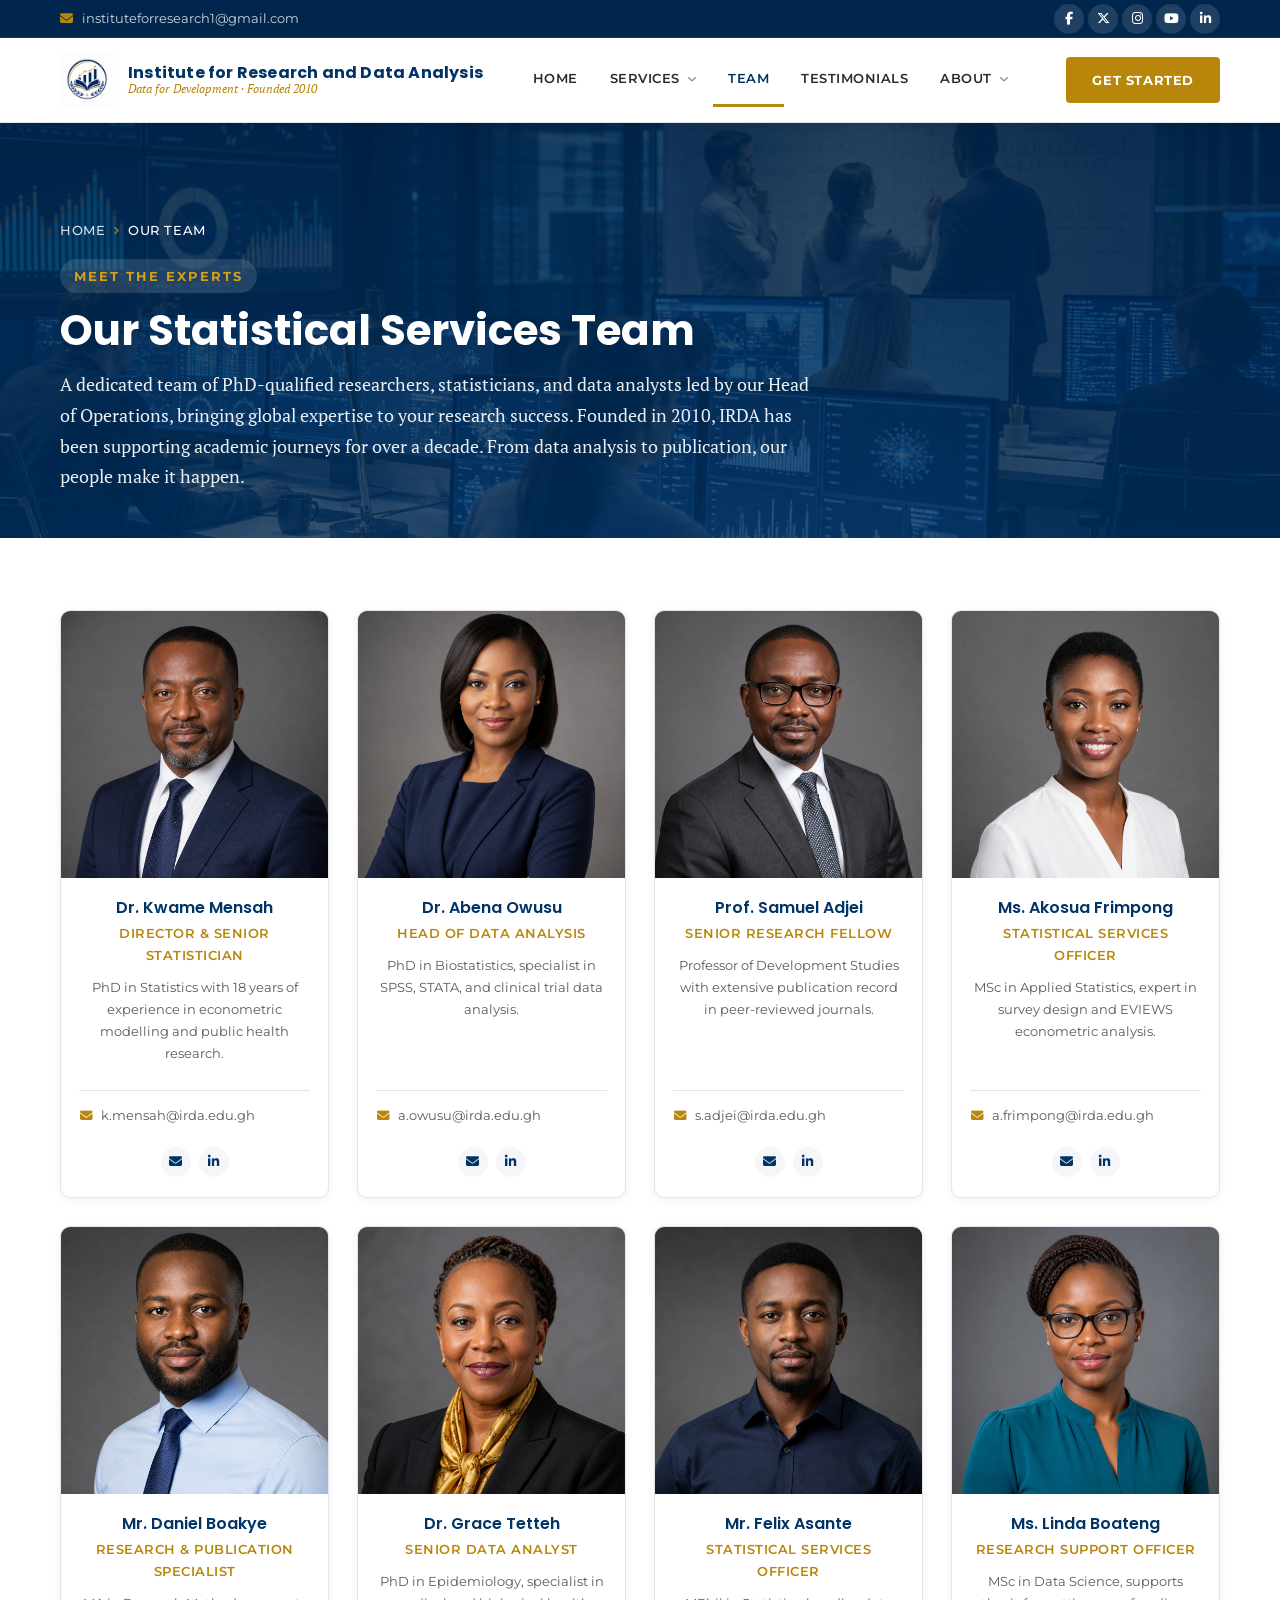
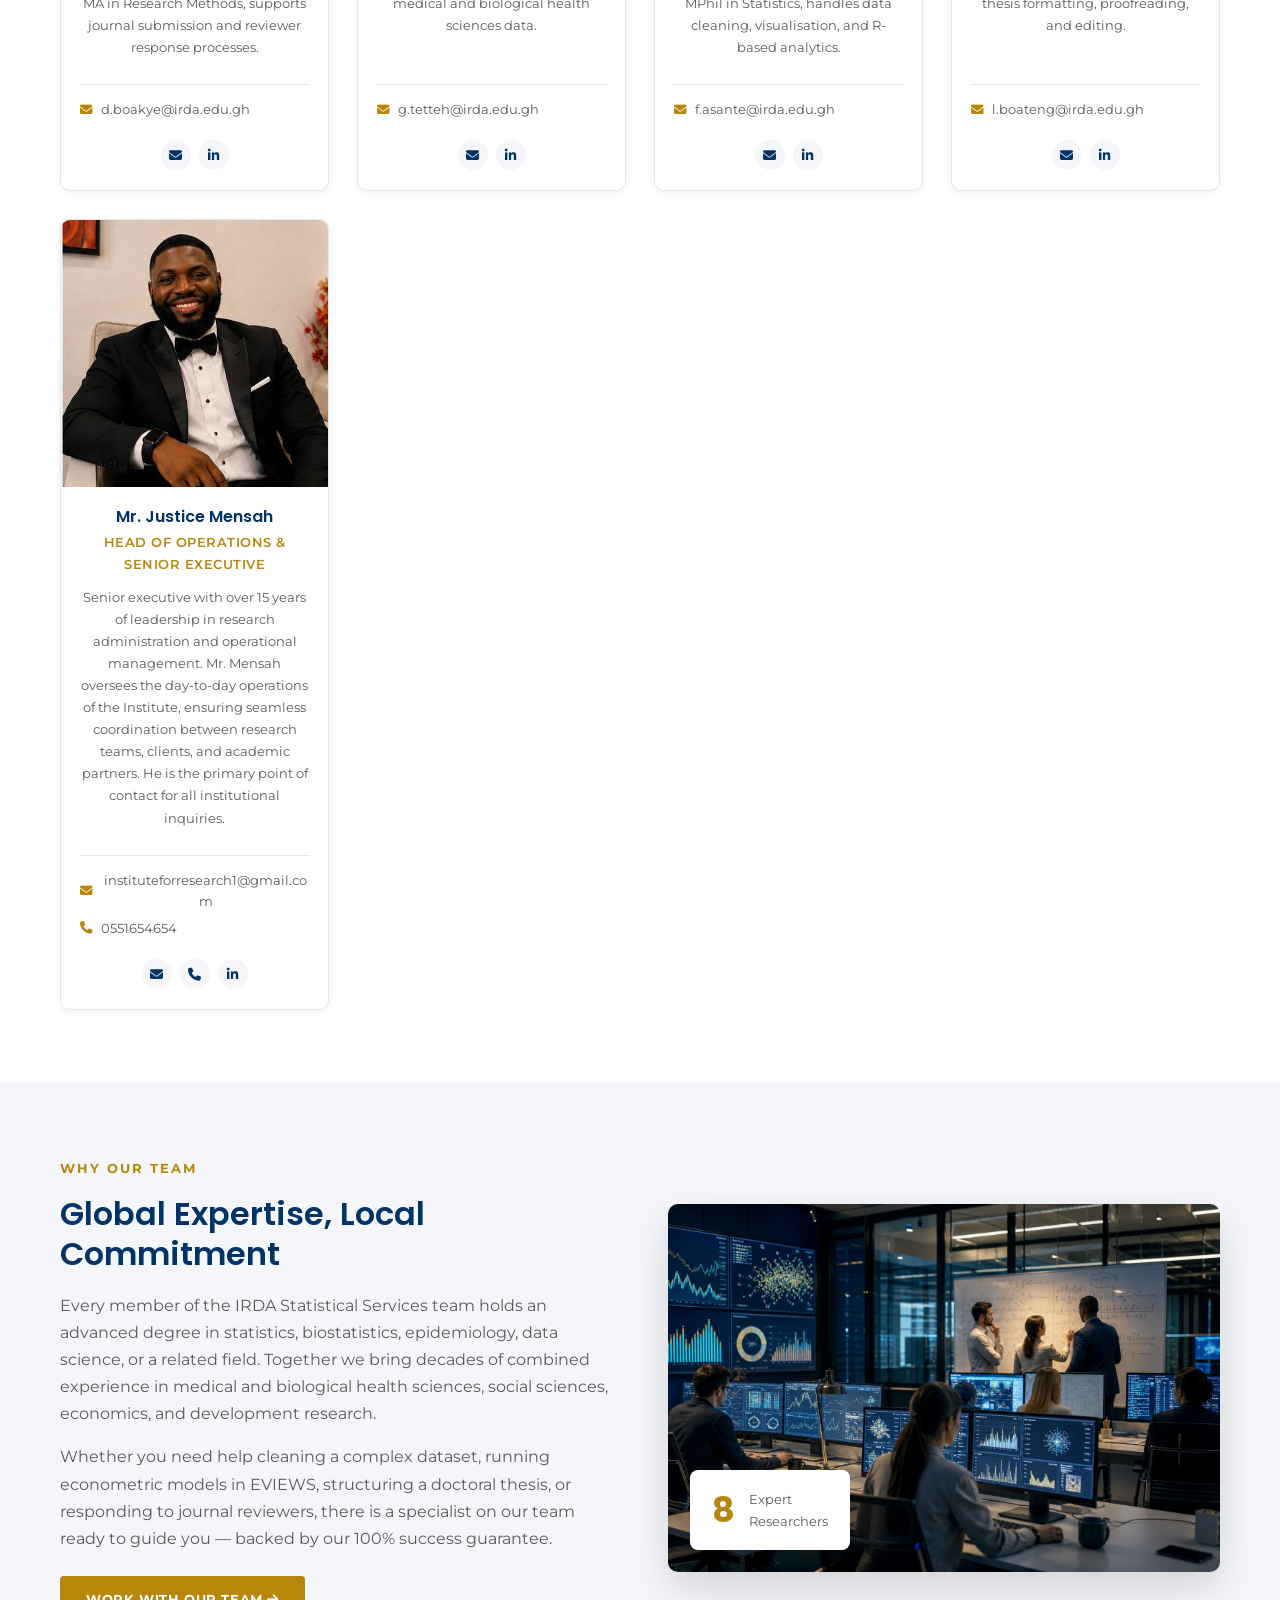
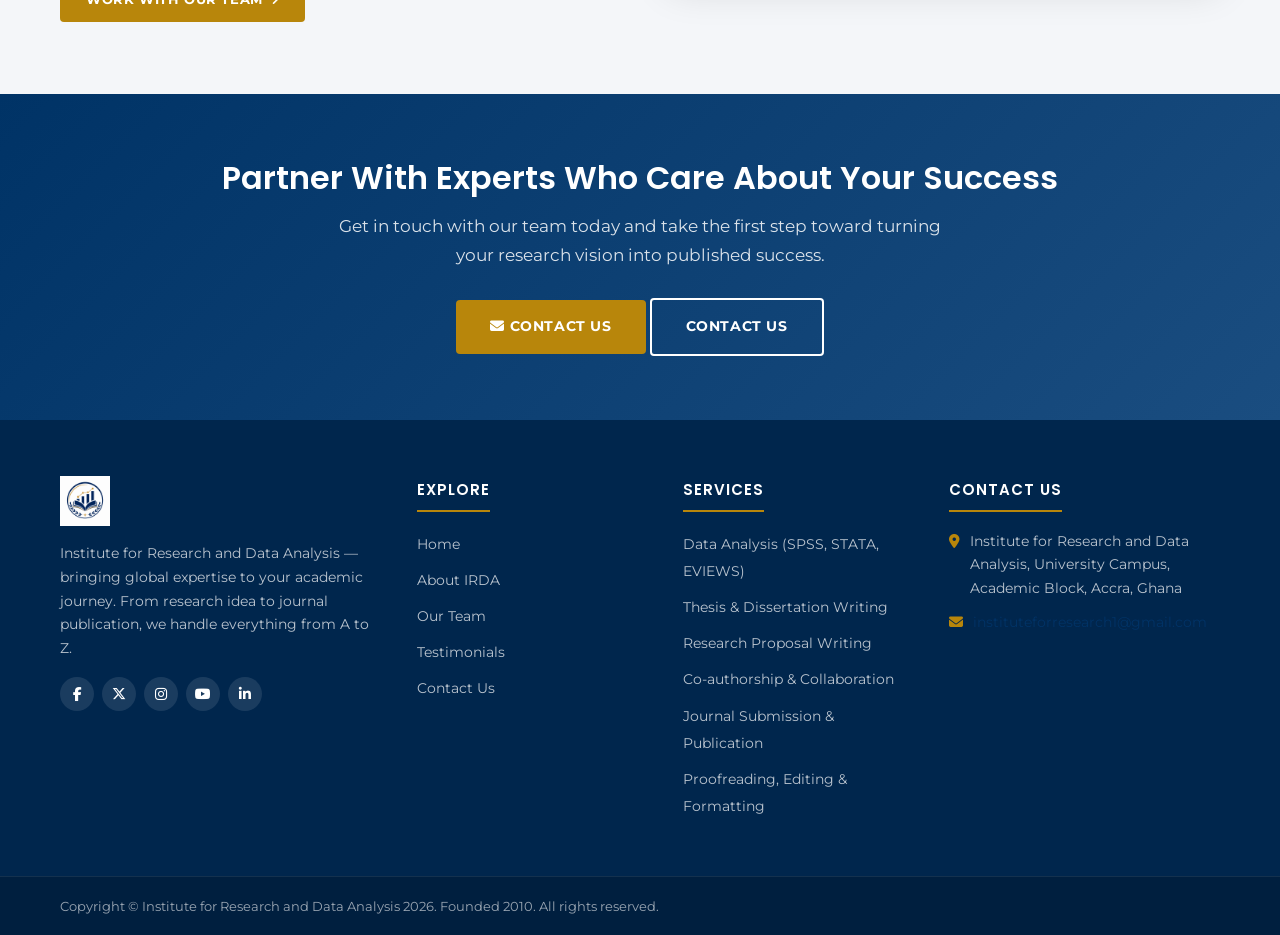
<file: team.html>
<!DOCTYPE html>
<html lang="en" dir="ltr">
<head>
  <meta charset="utf-8" />
  <meta name="viewport" content="width=device-width, initial-scale=1.0" />
  <meta name="description" content="Meet the IRDA Statistical Services team — 8 PhD-qualified researchers and statisticians bringing global expertise to your research success." />
  <title>Our Team | Institute for Research and Data Analysis</title>
  <link rel="icon" href="assets/img/logo.png" type="image/png" />
  <link rel="preconnect" href="https://fonts.googleapis.com" />
  <link rel="preconnect" href="https://fonts.gstatic.com" crossorigin />
  <link href="https://fonts.googleapis.com/css2?family=Lato:wght@300;400;700&family=Montserrat:wght@300;400;500;600;700;900&family=Poppins:wght@300;400;500;600;700&family=PT+Serif:ital,wght@0,400;0,700;1,400&display=swap" rel="stylesheet" />
  <link rel="stylesheet" href="https://cdnjs.cloudflare.com/ajax/libs/font-awesome/6.4.2/css/all.min.css" />
  <link rel="stylesheet" href="assets/css/style.css" />
</head>
<body>
  <a href="team.html#main-content" class="skip-link">Skip to main content</a>
  <div class="page-container">

    <div class="header-top-highlighted">
      <div class="container">
        <div class="top-contact">
          <span><i class="fa-solid fa-envelope"></i> <a href="mailto:instituteforresearch1@gmail.com">instituteforresearch1@gmail.com</a></span>
        </div>
        <div class="social-strip"><ul>
          <li><a href="team.html#" aria-label="Facebook"><i class="fa-brands fa-facebook-f"></i></a></li>
          <li><a href="team.html#" aria-label="Twitter"><i class="fa-brands fa-x-twitter"></i></a></li>
          <li><a href="team.html#" aria-label="Instagram"><i class="fa-brands fa-instagram"></i></a></li>
          <li><a href="team.html#" aria-label="YouTube"><i class="fa-brands fa-youtube"></i></a></li>
          <li><a href="team.html#" aria-label="LinkedIn"><i class="fa-brands fa-linkedin-in"></i></a></li>
        </ul></div>
      </div>
    </div>

    <header role="banner" class="header">
  <div class="container header__container">
    <div class="site-branding">
      <a href="index.html" class="site-branding__logo"><img src="assets/img/logo.png" alt="Institute for Research and Data Analysis" /></a>
      <div class="site-branding__text">
        <span class="site-branding__name">Institute for Research and Data Analysis</span>
        <span class="site-branding__slogan">Data for Development · Founded 2010</span>
      </div>
    </div>
    <nav class="main-nav" aria-label="Main menu">
      <ul class="sf-menu">
        <li class=""><a href="index.html">Home</a></li>
        <li class="menuparent ">
          <span class="nolink">Services</span>
          <ul class="submenu">
            <li><a href="services.html">All Services</a></li>
            <li class="submenu-label">Research Support</li>
                          <li><a href="services.html#s1">Data Analysis (SPSS, STATA, EVIEWS)</a></li>
                          <li><a href="services.html#s2">Thesis &amp; Dissertation Writing</a></li>
                          <li><a href="services.html#s3">Research Proposal Writing</a></li>
                          <li><a href="services.html#s4">Co-authorship &amp; Collaboration</a></li>
                          <li><a href="services.html#s5">Journal Submission &amp; Publication</a></li>
                          <li><a href="services.html#s6">Proofreading, Editing &amp; Formatting</a></li>
                        <li class="submenu-label">IT &amp; Web Development</li>
                        <li><a href="services.html#it1">Custom Web &amp; App Development</a></li>
                        <li><a href="services.html#it2">E-Commerce Store &amp; Security</a></li>
                        <li><a href="services.html#it3">Mobile-Responsive Design</a></li>
                        <li><a href="services.html#it4">Maintenance &amp; Free Hosting</a></li>
                        <li><a href="services.html#it5">SEO Optimization &amp; Domain</a></li>
                        <li><a href="services.html#it6">Network Design &amp; IT Support</a></li>
                        <li><a href="services.html#it7">Smart Home Automation</a></li>
                        <li><a href="services.html#it8">Data Analytics for Business</a></li>
                        <li class="submenu-label">Programmes</li>
            <li><a href="programme.html#diploma">Diploma in Research Analysis</a></li>
            <li><a href="programme.html#masters">Master's in Research Analysis</a></li>
            <li><a href="programme.html#phd">PhD &amp; Doctoral Support</a></li>
          </ul>
        </li>
        <li class="active"><a href="team.html">Team</a></li>
        <li class=""><a href="testimonials.html">Testimonials</a></li>
        <li class="menuparent ">
          <span class="nolink">About</span>
          <ul class="submenu">
            <li><a href="about.html">About IRDA</a></li>
            <li><a href="contact.html">Contact Us</a></li>
          </ul>
        </li>
      </ul>
    </nav>
    <a href="contact.html" class="btn btn-primary nav-cta">Get Started</a>
    <button class="menu-toggle" aria-label="Open menu"><i class="fa-solid fa-bars"></i></button>
  </div>
</header>

    <section class="page-hero" id="main-content">
      <div class="container">
        <nav class="breadcrumb" aria-label="Breadcrumb">
          <a href="index.html">Home</a> <i class="fa-solid fa-angle-right"></i> <span>Our Team</span>
        </nav>
        <span class="eyebrow">Meet The Experts</span>
        <h1>Our Statistical Services Team</h1>
        <p>A dedicated team of PhD-qualified researchers, statisticians, and data analysts led by our Head of Operations, bringing global expertise to your research success. Founded in 2010, IRDA has been supporting academic journeys for over a decade. From data analysis to publication, our people make it happen.</p>
      </div>
    </section>

    <section class="section">
      <div class="container">
        <div class="team-grid team-grid-full">
                      <div class="team-card team-card-full">
              <div class="team-photo"><img src="assets/img/team-1.jpg" alt="Dr. Kwame Mensah" /></div>
              <div class="team-info">
                <h4>Dr. Kwame Mensah</h4>
                <div class="role">Director &amp; Senior Statistician</div>
                <p class="bio">PhD in Statistics with 18 years of experience in econometric modelling and public health research.</p>
                <ul class="team-contact-list">
                  <li><i class="fa-solid fa-envelope"></i> <a href="mailto:k.mensah@irda.edu.gh">k.mensah@irda.edu.gh</a></li>
                                  </ul>
                <div class="team-social">
                  <a href="mailto:k.mensah@irda.edu.gh" aria-label="Email"><i class="fa-solid fa-envelope"></i></a>
                                    <a href="team.html#" aria-label="LinkedIn"><i class="fa-brands fa-linkedin-in"></i></a>
                </div>
              </div>
            </div>
                      <div class="team-card team-card-full">
              <div class="team-photo"><img src="assets/img/team-2.jpg" alt="Dr. Abena Owusu" /></div>
              <div class="team-info">
                <h4>Dr. Abena Owusu</h4>
                <div class="role">Head of Data Analysis</div>
                <p class="bio">PhD in Biostatistics, specialist in SPSS, STATA, and clinical trial data analysis.</p>
                <ul class="team-contact-list">
                  <li><i class="fa-solid fa-envelope"></i> <a href="mailto:a.owusu@irda.edu.gh">a.owusu@irda.edu.gh</a></li>
                                  </ul>
                <div class="team-social">
                  <a href="mailto:a.owusu@irda.edu.gh" aria-label="Email"><i class="fa-solid fa-envelope"></i></a>
                                    <a href="team.html#" aria-label="LinkedIn"><i class="fa-brands fa-linkedin-in"></i></a>
                </div>
              </div>
            </div>
                      <div class="team-card team-card-full">
              <div class="team-photo"><img src="assets/img/team-3.jpg" alt="Prof. Samuel Adjei" /></div>
              <div class="team-info">
                <h4>Prof. Samuel Adjei</h4>
                <div class="role">Senior Research Fellow</div>
                <p class="bio">Professor of Development Studies with extensive publication record in peer-reviewed journals.</p>
                <ul class="team-contact-list">
                  <li><i class="fa-solid fa-envelope"></i> <a href="mailto:s.adjei@irda.edu.gh">s.adjei@irda.edu.gh</a></li>
                                  </ul>
                <div class="team-social">
                  <a href="mailto:s.adjei@irda.edu.gh" aria-label="Email"><i class="fa-solid fa-envelope"></i></a>
                                    <a href="team.html#" aria-label="LinkedIn"><i class="fa-brands fa-linkedin-in"></i></a>
                </div>
              </div>
            </div>
                      <div class="team-card team-card-full">
              <div class="team-photo"><img src="assets/img/team-4.jpg" alt="Ms. Akosua Frimpong" /></div>
              <div class="team-info">
                <h4>Ms. Akosua Frimpong</h4>
                <div class="role">Statistical Services Officer</div>
                <p class="bio">MSc in Applied Statistics, expert in survey design and EVIEWS econometric analysis.</p>
                <ul class="team-contact-list">
                  <li><i class="fa-solid fa-envelope"></i> <a href="mailto:a.frimpong@irda.edu.gh">a.frimpong@irda.edu.gh</a></li>
                                  </ul>
                <div class="team-social">
                  <a href="mailto:a.frimpong@irda.edu.gh" aria-label="Email"><i class="fa-solid fa-envelope"></i></a>
                                    <a href="team.html#" aria-label="LinkedIn"><i class="fa-brands fa-linkedin-in"></i></a>
                </div>
              </div>
            </div>
                      <div class="team-card team-card-full">
              <div class="team-photo"><img src="assets/img/team-5.jpg" alt="Mr. Daniel Boakye" /></div>
              <div class="team-info">
                <h4>Mr. Daniel Boakye</h4>
                <div class="role">Research &amp; Publication Specialist</div>
                <p class="bio">MA in Research Methods, supports journal submission and reviewer response processes.</p>
                <ul class="team-contact-list">
                  <li><i class="fa-solid fa-envelope"></i> <a href="mailto:d.boakye@irda.edu.gh">d.boakye@irda.edu.gh</a></li>
                                  </ul>
                <div class="team-social">
                  <a href="mailto:d.boakye@irda.edu.gh" aria-label="Email"><i class="fa-solid fa-envelope"></i></a>
                                    <a href="team.html#" aria-label="LinkedIn"><i class="fa-brands fa-linkedin-in"></i></a>
                </div>
              </div>
            </div>
                      <div class="team-card team-card-full">
              <div class="team-photo"><img src="assets/img/team-6.jpg" alt="Dr. Grace Tetteh" /></div>
              <div class="team-info">
                <h4>Dr. Grace Tetteh</h4>
                <div class="role">Senior Data Analyst</div>
                <p class="bio">PhD in Epidemiology, specialist in medical and biological health sciences data.</p>
                <ul class="team-contact-list">
                  <li><i class="fa-solid fa-envelope"></i> <a href="mailto:g.tetteh@irda.edu.gh">g.tetteh@irda.edu.gh</a></li>
                                  </ul>
                <div class="team-social">
                  <a href="mailto:g.tetteh@irda.edu.gh" aria-label="Email"><i class="fa-solid fa-envelope"></i></a>
                                    <a href="team.html#" aria-label="LinkedIn"><i class="fa-brands fa-linkedin-in"></i></a>
                </div>
              </div>
            </div>
                      <div class="team-card team-card-full">
              <div class="team-photo"><img src="assets/img/team-7.jpg" alt="Mr. Felix Asante" /></div>
              <div class="team-info">
                <h4>Mr. Felix Asante</h4>
                <div class="role">Statistical Services Officer</div>
                <p class="bio">MPhil in Statistics, handles data cleaning, visualisation, and R-based analytics.</p>
                <ul class="team-contact-list">
                  <li><i class="fa-solid fa-envelope"></i> <a href="mailto:f.asante@irda.edu.gh">f.asante@irda.edu.gh</a></li>
                                  </ul>
                <div class="team-social">
                  <a href="mailto:f.asante@irda.edu.gh" aria-label="Email"><i class="fa-solid fa-envelope"></i></a>
                                    <a href="team.html#" aria-label="LinkedIn"><i class="fa-brands fa-linkedin-in"></i></a>
                </div>
              </div>
            </div>
                      <div class="team-card team-card-full">
              <div class="team-photo"><img src="assets/img/team-8.jpg" alt="Ms. Linda Boateng" /></div>
              <div class="team-info">
                <h4>Ms. Linda Boateng</h4>
                <div class="role">Research Support Officer</div>
                <p class="bio">MSc in Data Science, supports thesis formatting, proofreading, and editing.</p>
                <ul class="team-contact-list">
                  <li><i class="fa-solid fa-envelope"></i> <a href="mailto:l.boateng@irda.edu.gh">l.boateng@irda.edu.gh</a></li>
                                  </ul>
                <div class="team-social">
                  <a href="mailto:l.boateng@irda.edu.gh" aria-label="Email"><i class="fa-solid fa-envelope"></i></a>
                                    <a href="team.html#" aria-label="LinkedIn"><i class="fa-brands fa-linkedin-in"></i></a>
                </div>
              </div>
            </div>
                      <div class="team-card team-card-full">
              <div class="team-photo"><img src="assets/img/team-9.jpg" alt="Mr. Justice Mensah" /></div>
              <div class="team-info">
                <h4>Mr. Justice Mensah</h4>
                <div class="role">Head of Operations &amp; Senior Executive</div>
                <p class="bio">Senior executive with over 15 years of leadership in research administration and operational management. Mr. Mensah oversees the day-to-day operations of the Institute, ensuring seamless coordination between research teams, clients, and academic partners. He is the primary point of contact for all institutional inquiries.</p>
                <ul class="team-contact-list">
                  <li><i class="fa-solid fa-envelope"></i> <a href="mailto:instituteforresearch1@gmail.com">instituteforresearch1@gmail.com</a></li>
                                    <li><i class="fa-solid fa-phone"></i> <a href="tel:0551654654">0551654654</a></li>
                                  </ul>
                <div class="team-social">
                  <a href="mailto:instituteforresearch1@gmail.com" aria-label="Email"><i class="fa-solid fa-envelope"></i></a>
                                    <a href="tel:0551654654" aria-label="Phone"><i class="fa-solid fa-phone"></i></a>
                                    <a href="team.html#" aria-label="LinkedIn"><i class="fa-brands fa-linkedin-in"></i></a>
                </div>
              </div>
            </div>
                  </div>
      </div>
    </section>

    <section class="section section-tint">
      <div class="container">
        <div class="about-grid">
          <div class="about-text">
            <span class="eyebrow" style="color:var(--accent);font-weight:700;text-transform:uppercase;letter-spacing:2px;font-size:13px;">Why Our Team</span>
            <h2 style="margin-top:12px;">Global Expertise, Local Commitment</h2>
            <p>Every member of the IRDA Statistical Services team holds an advanced degree in statistics, biostatistics, epidemiology, data science, or a related field. Together we bring decades of combined experience in medical and biological health sciences, social sciences, economics, and development research.</p>
            <p>Whether you need help cleaning a complex dataset, running econometric models in EVIEWS, structuring a doctoral thesis, or responding to journal reviewers, there is a specialist on our team ready to guide you — backed by our 100% success guarantee.</p>
            <a href="contact.html" class="btn btn-primary" style="margin-top:8px;">Work With Our Team <i class="fa-solid fa-arrow-right"></i></a>
          </div>
          <div class="about-img">
            <img src="assets/img/hero-banner.jpg" alt="IRDA research team at work" />
            <div class="badge-float">
              <span class="num">8</span>
              <span class="lbl">Expert<br>Researchers</span>
            </div>
          </div>
        </div>
      </div>
    </section>

    <section class="cta-band">
      <div class="container">
        <h2>Partner With Experts Who Care About Your Success</h2>
        <p>Get in touch with our team today and take the first step toward turning your research vision into published success.</p>
        <div class="hero-btns">
          <a href="contact.html" class="btn btn-primary btn-lg"><i class="fa-solid fa-envelope"></i> Contact Us</a>
          <a href="contact.html" class="btn btn-outline btn-lg">Contact Us</a>
        </div>
      </div>
    </section>

    <footer class="footer">
  <div class="container">
    <div class="footer__container">
      <div class="footer__section footer__about">
        <img src="assets/img/logo.png" alt="IRDA" class="footer-logo" />
        <p>Institute for Research and Data Analysis — bringing global expertise to your academic journey. From research idea to journal publication, we handle everything from A to Z.</p>
        <div class="footer-social">
          <a href="team.html#" aria-label="Facebook"><i class="fa-brands fa-facebook-f"></i></a>
          <a href="team.html#" aria-label="Twitter"><i class="fa-brands fa-x-twitter"></i></a>
          <a href="team.html#" aria-label="Instagram"><i class="fa-brands fa-instagram"></i></a>
          <a href="team.html#" aria-label="YouTube"><i class="fa-brands fa-youtube"></i></a>
          <a href="team.html#" aria-label="LinkedIn"><i class="fa-brands fa-linkedin-in"></i></a>
        </div>
      </div>
      <div class="footer__section">
        <h4>Explore</h4>
        <ul>
          <li><a href="index.html">Home</a></li>
          <li><a href="about.html">About IRDA</a></li>
          <li><a href="team.html">Our Team</a></li>
          <li><a href="testimonials.html">Testimonials</a></li>
          <li><a href="contact.html">Contact Us</a></li>
        </ul>
      </div>
      <div class="footer__section">
        <h4>Services</h4>
        <ul>
                      <li><a href="services.html#s1">Data Analysis (SPSS, STATA, EVIEWS)</a></li>
                      <li><a href="services.html#s2">Thesis &amp; Dissertation Writing</a></li>
                      <li><a href="services.html#s3">Research Proposal Writing</a></li>
                      <li><a href="services.html#s4">Co-authorship &amp; Collaboration</a></li>
                      <li><a href="services.html#s5">Journal Submission &amp; Publication</a></li>
                      <li><a href="services.html#s6">Proofreading, Editing &amp; Formatting</a></li>
                  </ul>
      </div>
      <div class="footer__section footer__contact">
        <h4>Contact Us</h4>
        <p><i class="fa-solid fa-location-dot"></i><span>Institute for Research and Data Analysis, University Campus, Academic Block, Accra, Ghana</span></p>
        <p><i class="fa-solid fa-envelope"></i><span><a href="mailto:instituteforresearch1@gmail.com">instituteforresearch1@gmail.com</a></span></p>
      </div>
    </div>
  </div>
  <div class="subfooter">
    <div class="container subfooter__container">
      <div class="copyright">Copyright &copy; Institute for Research and Data Analysis <span id="cpy-year">2026</span>. Founded 2010. All rights reserved.</div>
      
    </div>
  </div>
</footer>

  </div>
  <div class="mobile-overlay-backdrop"></div>
<div class="mobile-menu-overlay" id="mobile-menu">
  <button class="mobile-menu-close" aria-label="Close menu"><i class="fa-solid fa-xmark"></i></button>
  <ul class="mobile-nav">
    <li><a href="index.html">Home</a></li>
    <li>
      <span class="m-nolink">Services <i class="fa-solid fa-chevron-down" style="float:right;font-size:12px;margin-top:6px;"></i></span>
      <ul class="m-submenu">
        <li><a href="services.html">All Services</a></li>
                  <li><a href="services.html#s1">Data Analysis (SPSS, STATA, EVIEWS)</a></li>
                  <li><a href="services.html#s2">Thesis &amp; Dissertation Writing</a></li>
                  <li><a href="services.html#s3">Research Proposal Writing</a></li>
                  <li><a href="services.html#s4">Co-authorship &amp; Collaboration</a></li>
                  <li><a href="services.html#s5">Journal Submission &amp; Publication</a></li>
                  <li><a href="services.html#s6">Proofreading, Editing &amp; Formatting</a></li>
                <li><a href="services.html#it1">Custom Web &amp; App Development</a></li>
        <li><a href="services.html#it2">E-Commerce Store &amp; Security</a></li>
        <li><a href="services.html#it3">Mobile-Responsive Design</a></li>
        <li><a href="services.html#it4">Maintenance &amp; Free Hosting</a></li>
        <li><a href="services.html#it5">SEO Optimization &amp; Domain</a></li>
        <li><a href="services.html#it6">Network Design &amp; IT Support</a></li>
        <li><a href="services.html#it7">Smart Home Automation</a></li>
        <li><a href="services.html#it8">Data Analytics for Business</a></li>
                <li><a href="programme.html#diploma">Diploma in Research Analysis</a></li>
        <li><a href="programme.html#masters">Master's in Research Analysis</a></li>
        <li><a href="programme.html#phd">PhD &amp; Doctoral Support</a></li>
      </ul>
    </li>
    <li><a href="team.html">Team</a></li>
    <li><a href="testimonials.html">Testimonials</a></li>
    <li>
      <span class="m-nolink">About <i class="fa-solid fa-chevron-down" style="float:right;font-size:12px;margin-top:6px;"></i></span>
      <ul class="m-submenu">
        <li><a href="about.html">About IRDA</a></li>
        <li><a href="contact.html">Contact Us</a></li>
      </ul>
    </li>
    <li style="border-bottom:none;padding-top:14px;"><a href="contact.html" class="btn btn-primary" style="display:block;text-align:center;">Get Started</a></li>
    <li style="border-bottom:none;padding-top:10px;"><a href="mailto:instituteforresearch1@gmail.com" style="display:flex;align-items:center;justify-content:center;gap:8px;color:var(--accent);font-weight:700;"><i class="fa-solid fa-envelope"></i> instituteforresearch1@gmail.com</a></li>
  </ul>
</div>
  <script src="assets/js/main.js"></script>
</body>
</html>
</file>
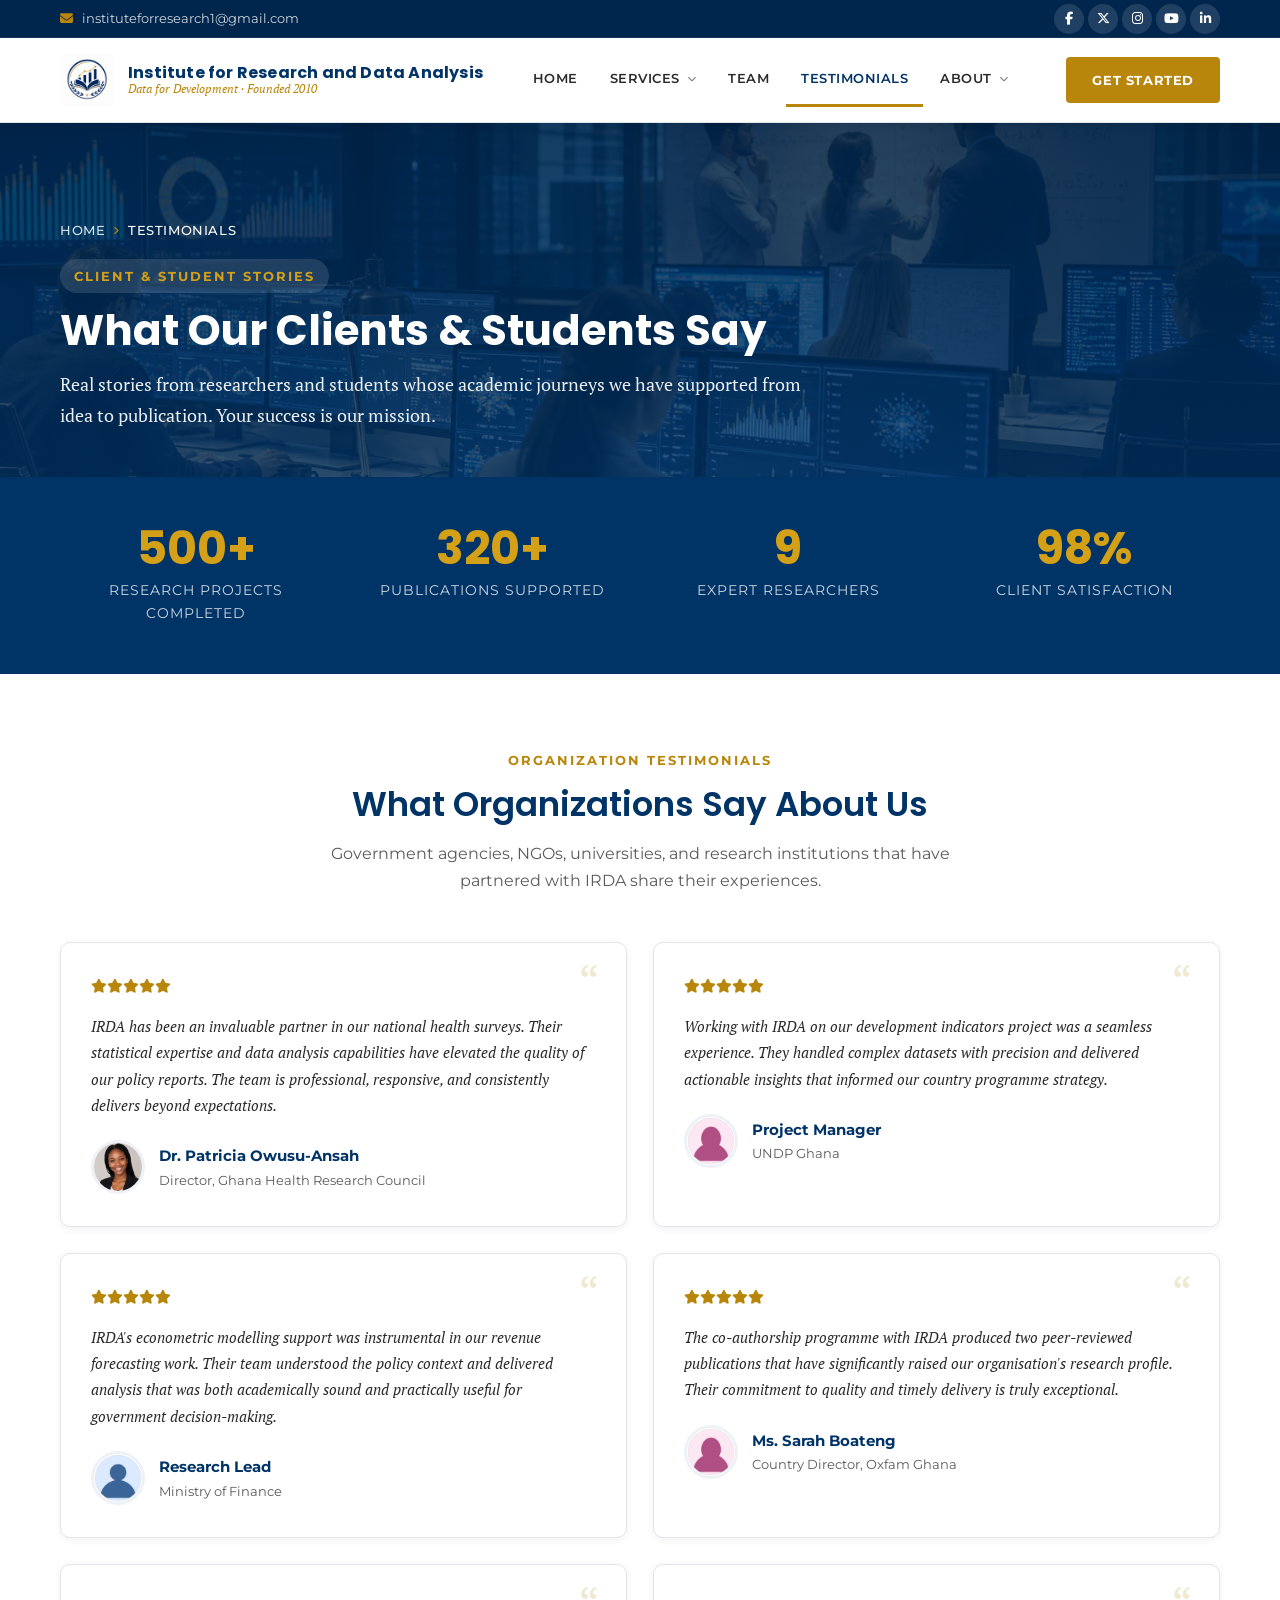
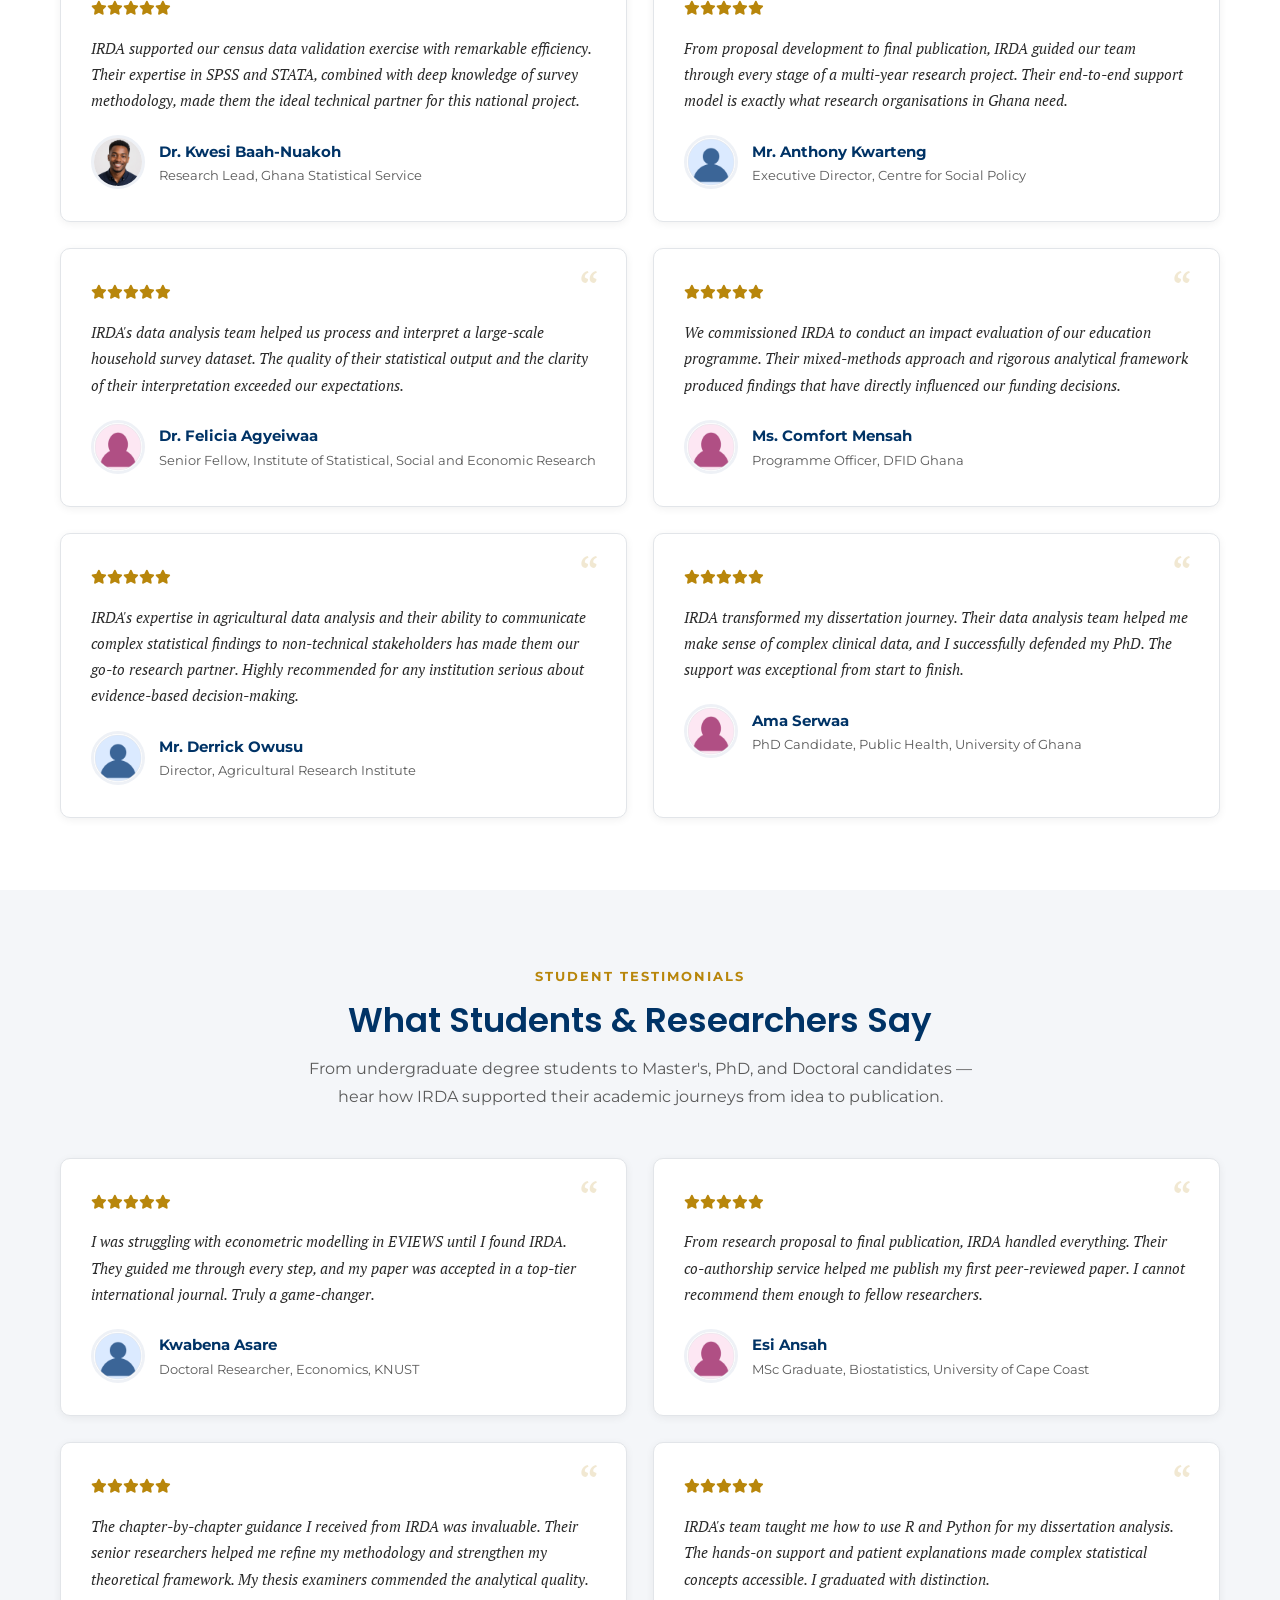
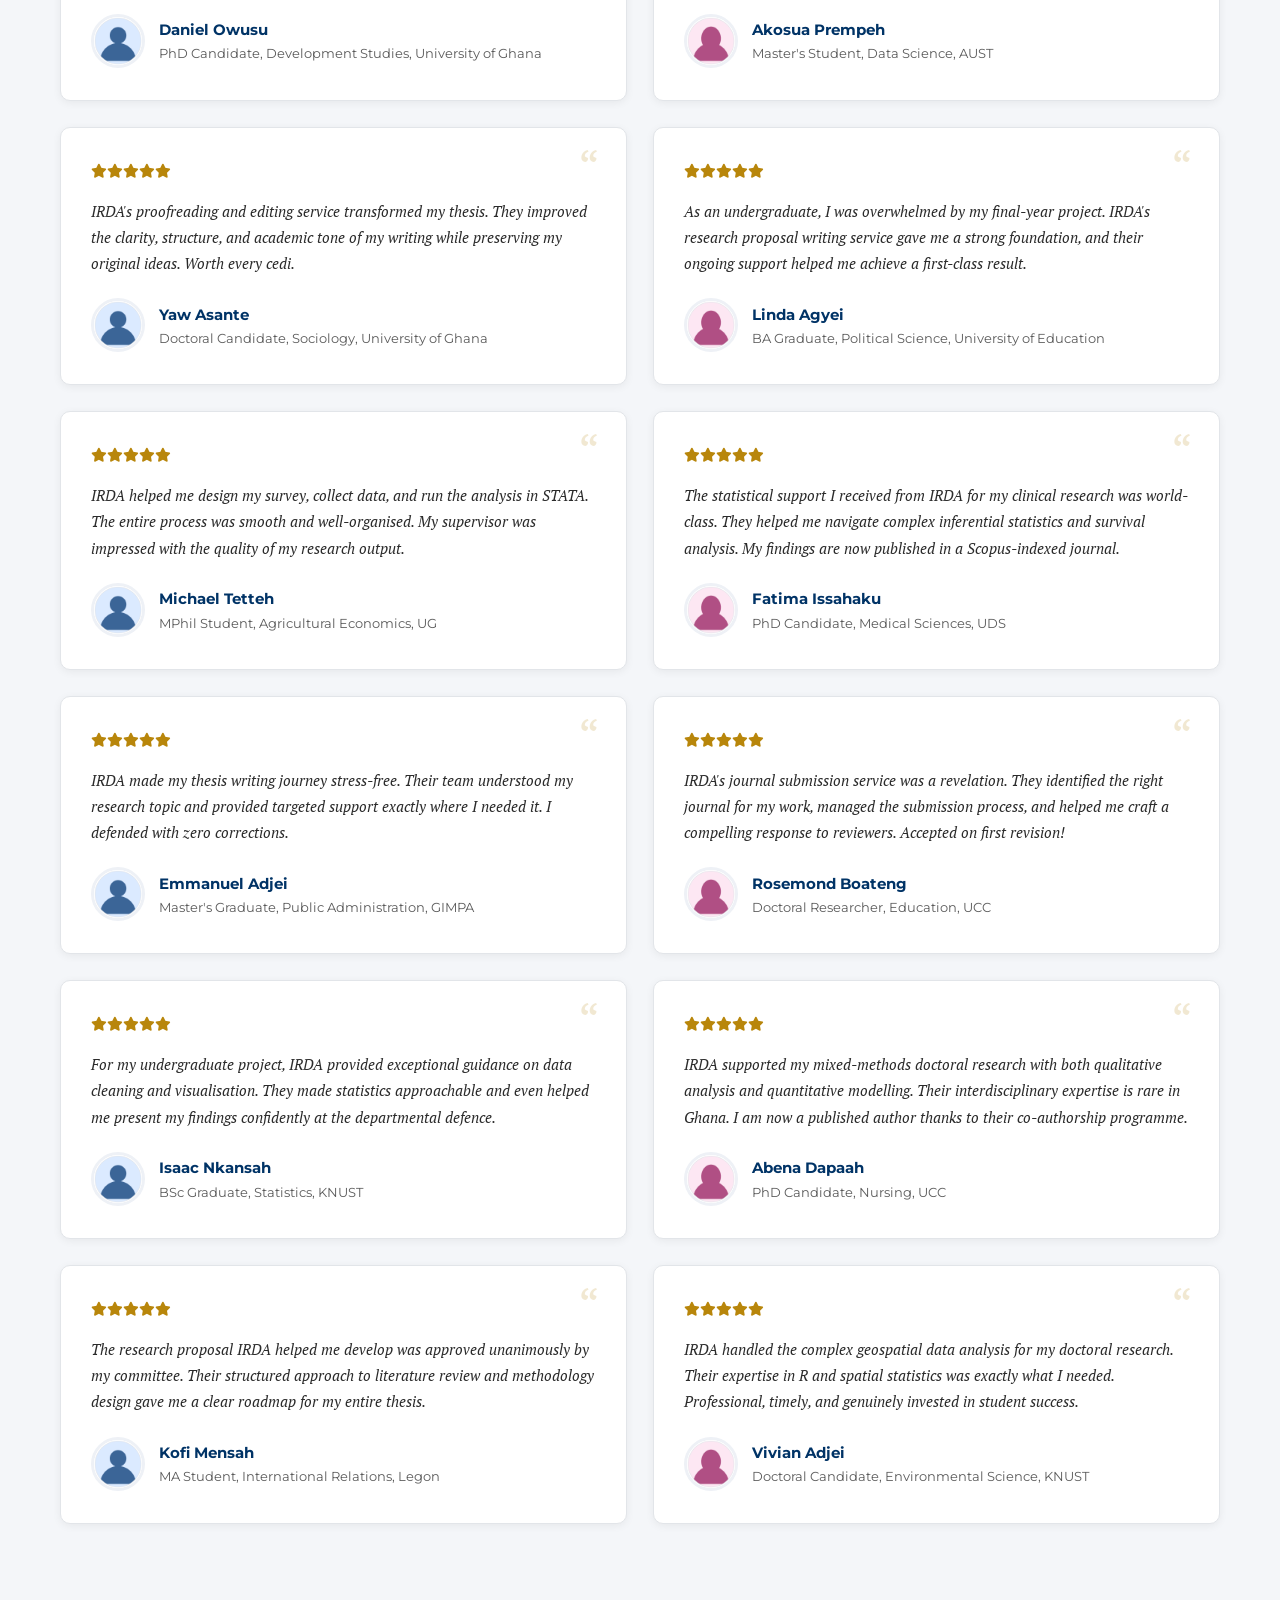
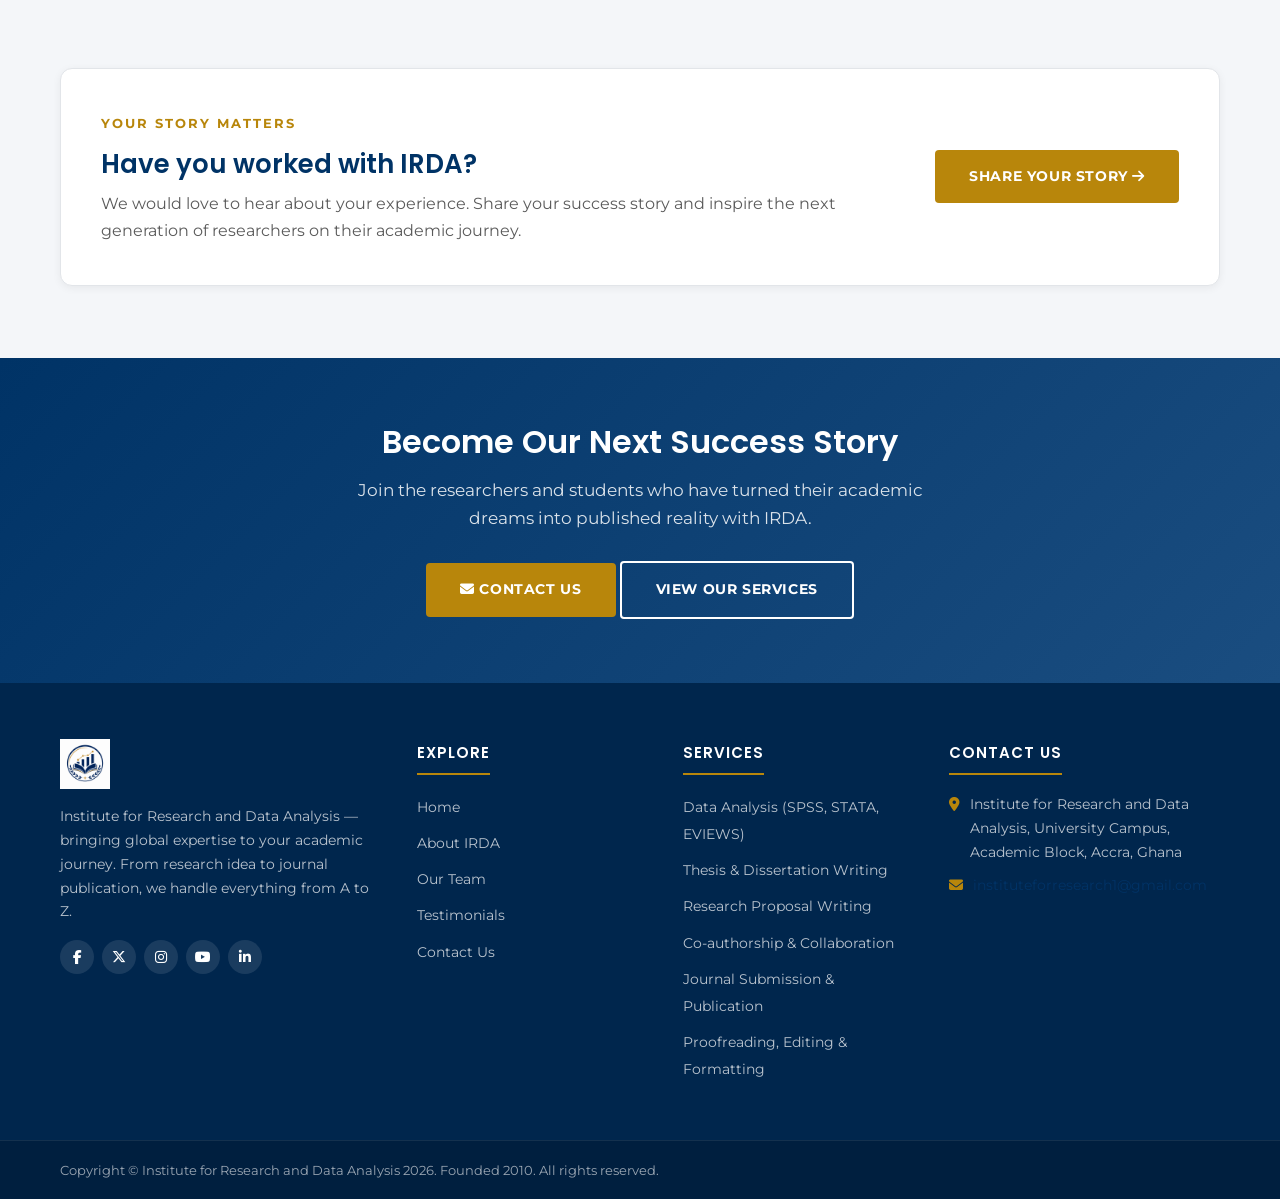
<file: testimonials.html>
<!DOCTYPE html>
<html lang="en" dir="ltr">
<head>
  <meta charset="utf-8" />
  <meta name="viewport" content="width=device-width, initial-scale=1.0" />
  <meta name="description" content="Client and student testimonials for the Institute for Research and Data Analysis — real stories from researchers whose academic journeys we supported." />
  <title>Testimonials | Institute for Research and Data Analysis</title>
  <link rel="icon" href="assets/img/logo.png" type="image/png" />
  <link rel="preconnect" href="https://fonts.googleapis.com" />
  <link rel="preconnect" href="https://fonts.gstatic.com" crossorigin />
  <link href="https://fonts.googleapis.com/css2?family=Lato:wght@300;400;700&family=Montserrat:wght@300;400;500;600;700;900&family=Poppins:wght@300;400;500;600;700&family=PT+Serif:ital,wght@0,400;0,700;1,400&display=swap" rel="stylesheet" />
  <link rel="stylesheet" href="https://cdnjs.cloudflare.com/ajax/libs/font-awesome/6.4.2/css/all.min.css" />
  <link rel="stylesheet" href="assets/css/style.css" />
</head>
<body>
  <a href="testimonials.html#main-content" class="skip-link">Skip to main content</a>
  <div class="page-container">

    <div class="header-top-highlighted">
      <div class="container">
        <div class="top-contact">
          <span><i class="fa-solid fa-envelope"></i> <a href="mailto:instituteforresearch1@gmail.com">instituteforresearch1@gmail.com</a></span>
        </div>
        <div class="social-strip"><ul>
          <li><a href="testimonials.html#" aria-label="Facebook"><i class="fa-brands fa-facebook-f"></i></a></li>
          <li><a href="testimonials.html#" aria-label="Twitter"><i class="fa-brands fa-x-twitter"></i></a></li>
          <li><a href="testimonials.html#" aria-label="Instagram"><i class="fa-brands fa-instagram"></i></a></li>
          <li><a href="testimonials.html#" aria-label="YouTube"><i class="fa-brands fa-youtube"></i></a></li>
          <li><a href="testimonials.html#" aria-label="LinkedIn"><i class="fa-brands fa-linkedin-in"></i></a></li>
        </ul></div>
      </div>
    </div>

    <header role="banner" class="header">
  <div class="container header__container">
    <div class="site-branding">
      <a href="index.html" class="site-branding__logo"><img src="assets/img/logo.png" alt="Institute for Research and Data Analysis" /></a>
      <div class="site-branding__text">
        <span class="site-branding__name">Institute for Research and Data Analysis</span>
        <span class="site-branding__slogan">Data for Development · Founded 2010</span>
      </div>
    </div>
    <nav class="main-nav" aria-label="Main menu">
      <ul class="sf-menu">
        <li class=""><a href="index.html">Home</a></li>
        <li class="menuparent ">
          <span class="nolink">Services</span>
          <ul class="submenu">
            <li><a href="services.html">All Services</a></li>
            <li class="submenu-label">Research Support</li>
                          <li><a href="services.html#s1">Data Analysis (SPSS, STATA, EVIEWS)</a></li>
                          <li><a href="services.html#s2">Thesis &amp; Dissertation Writing</a></li>
                          <li><a href="services.html#s3">Research Proposal Writing</a></li>
                          <li><a href="services.html#s4">Co-authorship &amp; Collaboration</a></li>
                          <li><a href="services.html#s5">Journal Submission &amp; Publication</a></li>
                          <li><a href="services.html#s6">Proofreading, Editing &amp; Formatting</a></li>
                        <li class="submenu-label">IT &amp; Web Development</li>
                        <li><a href="services.html#it1">Custom Web &amp; App Development</a></li>
                        <li><a href="services.html#it2">E-Commerce Store &amp; Security</a></li>
                        <li><a href="services.html#it3">Mobile-Responsive Design</a></li>
                        <li><a href="services.html#it4">Maintenance &amp; Free Hosting</a></li>
                        <li><a href="services.html#it5">SEO Optimization &amp; Domain</a></li>
                        <li><a href="services.html#it6">Network Design &amp; IT Support</a></li>
                        <li><a href="services.html#it7">Smart Home Automation</a></li>
                        <li><a href="services.html#it8">Data Analytics for Business</a></li>
                        <li class="submenu-label">Programmes</li>
            <li><a href="programme.html#diploma">Diploma in Research Analysis</a></li>
            <li><a href="programme.html#masters">Master's in Research Analysis</a></li>
            <li><a href="programme.html#phd">PhD &amp; Doctoral Support</a></li>
          </ul>
        </li>
        <li class=""><a href="team.html">Team</a></li>
        <li class="active"><a href="testimonials.html">Testimonials</a></li>
        <li class="menuparent ">
          <span class="nolink">About</span>
          <ul class="submenu">
            <li><a href="about.html">About IRDA</a></li>
            <li><a href="contact.html">Contact Us</a></li>
          </ul>
        </li>
      </ul>
    </nav>
    <a href="contact.html" class="btn btn-primary nav-cta">Get Started</a>
    <button class="menu-toggle" aria-label="Open menu"><i class="fa-solid fa-bars"></i></button>
  </div>
</header>

    <section class="page-hero" id="main-content">
      <div class="container">
        <nav class="breadcrumb" aria-label="Breadcrumb">
          <a href="index.html">Home</a> <i class="fa-solid fa-angle-right"></i> <span>Testimonials</span>
        </nav>
        <span class="eyebrow">Client &amp; Student Stories</span>
        <h1>What Our Clients &amp; Students Say</h1>
        <p>Real stories from researchers and students whose academic journeys we have supported from idea to publication. Your success is our mission.</p>
      </div>
    </section>

    <!-- Stats bar -->
    <section class="stats-bar">
      <div class="container">
        <div class="stats-grid">
                      <div class="stat-item">
              <div class="stat-num" data-count="500" data-suffix="+">0</div>
              <div class="stat-label">Research Projects Completed</div>
            </div>
                      <div class="stat-item">
              <div class="stat-num" data-count="320" data-suffix="+">0</div>
              <div class="stat-label">Publications Supported</div>
            </div>
                      <div class="stat-item">
              <div class="stat-num" data-count="9" data-suffix="">0</div>
              <div class="stat-label">Expert Researchers</div>
            </div>
                      <div class="stat-item">
              <div class="stat-num" data-count="98" data-suffix="%">0</div>
              <div class="stat-label">Client Satisfaction</div>
            </div>
                  </div>
      </div>
    </section>

    <section class="section">
      <div class="container">
        <div class="section-head">
          <span class="eyebrow">Organization Testimonials</span>
          <h2>What Organizations Say About Us</h2>
          <p>Government agencies, NGOs, universities, and research institutions that have partnered with IRDA share their experiences.</p>
        </div>
        <div class="testimonials-grid testimonials-grid-full">
                      <div class="testimonial-card">
              <span class="quote-mark">&ldquo;</span>
              <div class="stars"><i class="fa-solid fa-star"></i><i class="fa-solid fa-star"></i><i class="fa-solid fa-star"></i><i class="fa-solid fa-star"></i><i class="fa-solid fa-star"></i></div>
              <p class="testimonial-text">IRDA has been an invaluable partner in our national health surveys. Their statistical expertise and data analysis capabilities have elevated the quality of our policy reports. The team is professional, responsive, and consistently delivers beyond expectations.</p>
              <div class="testimonial-author">
                <img src="assets/img/testimonial-1.jpg" alt="Dr. Patricia Owusu-Ansah" />
                <div>
                  <div class="name">Dr. Patricia Owusu-Ansah</div>
                  <div class="meta">Director, Ghana Health Research Council</div>
                </div>
              </div>
            </div>
                      <div class="testimonial-card">
              <span class="quote-mark">&ldquo;</span>
              <div class="stars"><i class="fa-solid fa-star"></i><i class="fa-solid fa-star"></i><i class="fa-solid fa-star"></i><i class="fa-solid fa-star"></i><i class="fa-solid fa-star"></i></div>
              <p class="testimonial-text">Working with IRDA on our development indicators project was a seamless experience. They handled complex datasets with precision and delivered actionable insights that informed our country programme strategy.</p>
              <div class="testimonial-author">
                <img src="assets/img/avatar-female.jpg" alt="Project Manager avatar" />
                <div>
                  <div class="name">Project Manager</div>
                  <div class="meta">UNDP Ghana</div>
                </div>
              </div>
            </div>
                      <div class="testimonial-card">
              <span class="quote-mark">&ldquo;</span>
              <div class="stars"><i class="fa-solid fa-star"></i><i class="fa-solid fa-star"></i><i class="fa-solid fa-star"></i><i class="fa-solid fa-star"></i><i class="fa-solid fa-star"></i></div>
              <p class="testimonial-text">IRDA&#039;s econometric modelling support was instrumental in our revenue forecasting work. Their team understood the policy context and delivered analysis that was both academically sound and practically useful for government decision-making.</p>
              <div class="testimonial-author">
                <img src="assets/img/avatar-male.jpg" alt="Research Lead avatar" />
                <div>
                  <div class="name">Research Lead</div>
                  <div class="meta">Ministry of Finance</div>
                </div>
              </div>
            </div>
                      <div class="testimonial-card">
              <span class="quote-mark">&ldquo;</span>
              <div class="stars"><i class="fa-solid fa-star"></i><i class="fa-solid fa-star"></i><i class="fa-solid fa-star"></i><i class="fa-solid fa-star"></i><i class="fa-solid fa-star"></i></div>
              <p class="testimonial-text">The co-authorship programme with IRDA produced two peer-reviewed publications that have significantly raised our organisation&#039;s research profile. Their commitment to quality and timely delivery is truly exceptional.</p>
              <div class="testimonial-author">
                <img src="assets/img/avatar-female.jpg" alt="Ms. Sarah Boateng" />
                <div>
                  <div class="name">Ms. Sarah Boateng</div>
                  <div class="meta">Country Director, Oxfam Ghana</div>
                </div>
              </div>
            </div>
                      <div class="testimonial-card">
              <span class="quote-mark">&ldquo;</span>
              <div class="stars"><i class="fa-solid fa-star"></i><i class="fa-solid fa-star"></i><i class="fa-solid fa-star"></i><i class="fa-solid fa-star"></i><i class="fa-solid fa-star"></i></div>
              <p class="testimonial-text">IRDA supported our census data validation exercise with remarkable efficiency. Their expertise in SPSS and STATA, combined with deep knowledge of survey methodology, made them the ideal technical partner for this national project.</p>
              <div class="testimonial-author">
                <img src="assets/img/testimonial-2.jpg" alt="Dr. Kwesi Baah-Nuakoh" />
                <div>
                  <div class="name">Dr. Kwesi Baah-Nuakoh</div>
                  <div class="meta">Research Lead, Ghana Statistical Service</div>
                </div>
              </div>
            </div>
                      <div class="testimonial-card">
              <span class="quote-mark">&ldquo;</span>
              <div class="stars"><i class="fa-solid fa-star"></i><i class="fa-solid fa-star"></i><i class="fa-solid fa-star"></i><i class="fa-solid fa-star"></i><i class="fa-solid fa-star"></i></div>
              <p class="testimonial-text">From proposal development to final publication, IRDA guided our team through every stage of a multi-year research project. Their end-to-end support model is exactly what research organisations in Ghana need.</p>
              <div class="testimonial-author">
                <img src="assets/img/avatar-male.jpg" alt="Mr. Anthony Kwarteng" />
                <div>
                  <div class="name">Mr. Anthony Kwarteng</div>
                  <div class="meta">Executive Director, Centre for Social Policy</div>
                </div>
              </div>
            </div>
                      <div class="testimonial-card">
              <span class="quote-mark">&ldquo;</span>
              <div class="stars"><i class="fa-solid fa-star"></i><i class="fa-solid fa-star"></i><i class="fa-solid fa-star"></i><i class="fa-solid fa-star"></i><i class="fa-solid fa-star"></i></div>
              <p class="testimonial-text">IRDA&#039;s data analysis team helped us process and interpret a large-scale household survey dataset. The quality of their statistical output and the clarity of their interpretation exceeded our expectations.</p>
              <div class="testimonial-author">
                <img src="assets/img/avatar-female.jpg" alt="Dr. Felicia Agyeiwaa" />
                <div>
                  <div class="name">Dr. Felicia Agyeiwaa</div>
                  <div class="meta">Senior Fellow, Institute of Statistical, Social and Economic Research</div>
                </div>
              </div>
            </div>
                      <div class="testimonial-card">
              <span class="quote-mark">&ldquo;</span>
              <div class="stars"><i class="fa-solid fa-star"></i><i class="fa-solid fa-star"></i><i class="fa-solid fa-star"></i><i class="fa-solid fa-star"></i><i class="fa-solid fa-star"></i></div>
              <p class="testimonial-text">We commissioned IRDA to conduct an impact evaluation of our education programme. Their mixed-methods approach and rigorous analytical framework produced findings that have directly influenced our funding decisions.</p>
              <div class="testimonial-author">
                <img src="assets/img/avatar-female.jpg" alt="Ms. Comfort Mensah" />
                <div>
                  <div class="name">Ms. Comfort Mensah</div>
                  <div class="meta">Programme Officer, DFID Ghana</div>
                </div>
              </div>
            </div>
                      <div class="testimonial-card">
              <span class="quote-mark">&ldquo;</span>
              <div class="stars"><i class="fa-solid fa-star"></i><i class="fa-solid fa-star"></i><i class="fa-solid fa-star"></i><i class="fa-solid fa-star"></i><i class="fa-solid fa-star"></i></div>
              <p class="testimonial-text">IRDA&#039;s expertise in agricultural data analysis and their ability to communicate complex statistical findings to non-technical stakeholders has made them our go-to research partner. Highly recommended for any institution serious about evidence-based decision-making.</p>
              <div class="testimonial-author">
                <img src="assets/img/avatar-male.jpg" alt="Mr. Derrick Owusu" />
                <div>
                  <div class="name">Mr. Derrick Owusu</div>
                  <div class="meta">Director, Agricultural Research Institute</div>
                </div>
              </div>
            </div>
                      <div class="testimonial-card">
              <span class="quote-mark">&ldquo;</span>
              <div class="stars"><i class="fa-solid fa-star"></i><i class="fa-solid fa-star"></i><i class="fa-solid fa-star"></i><i class="fa-solid fa-star"></i><i class="fa-solid fa-star"></i></div>
              <p class="testimonial-text">IRDA transformed my dissertation journey. Their data analysis team helped me make sense of complex clinical data, and I successfully defended my PhD. The support was exceptional from start to finish.</p>
              <div class="testimonial-author">
                <img src="assets/img/avatar-female.jpg" alt="Ama Serwaa" />
                <div>
                  <div class="name">Ama Serwaa</div>
                  <div class="meta">PhD Candidate, Public Health, University of Ghana</div>
                </div>
              </div>
            </div>
                  </div>
      </div>
    </section>

    <section class="section section-tint">
      <div class="container">
        <div class="section-head">
          <span class="eyebrow">Student Testimonials</span>
          <h2>What Students &amp; Researchers Say</h2>
          <p>From undergraduate degree students to Master's, PhD, and Doctoral candidates — hear how IRDA supported their academic journeys from idea to publication.</p>
        </div>
        <div class="testimonials-grid testimonials-grid-full">
                      <div class="testimonial-card">
              <span class="quote-mark">&ldquo;</span>
              <div class="stars"><i class="fa-solid fa-star"></i><i class="fa-solid fa-star"></i><i class="fa-solid fa-star"></i><i class="fa-solid fa-star"></i><i class="fa-solid fa-star"></i></div>
              <p class="testimonial-text">I was struggling with econometric modelling in EVIEWS until I found IRDA. They guided me through every step, and my paper was accepted in a top-tier international journal. Truly a game-changer.</p>
              <div class="testimonial-author">
                <img src="assets/img/avatar-male.jpg" alt="Kwabena Asare" />
                <div>
                  <div class="name">Kwabena Asare</div>
                  <div class="meta">Doctoral Researcher, Economics, KNUST</div>
                </div>
              </div>
            </div>
                      <div class="testimonial-card">
              <span class="quote-mark">&ldquo;</span>
              <div class="stars"><i class="fa-solid fa-star"></i><i class="fa-solid fa-star"></i><i class="fa-solid fa-star"></i><i class="fa-solid fa-star"></i><i class="fa-solid fa-star"></i></div>
              <p class="testimonial-text">From research proposal to final publication, IRDA handled everything. Their co-authorship service helped me publish my first peer-reviewed paper. I cannot recommend them enough to fellow researchers.</p>
              <div class="testimonial-author">
                <img src="assets/img/avatar-female.jpg" alt="Esi Ansah" />
                <div>
                  <div class="name">Esi Ansah</div>
                  <div class="meta">MSc Graduate, Biostatistics, University of Cape Coast</div>
                </div>
              </div>
            </div>
                      <div class="testimonial-card">
              <span class="quote-mark">&ldquo;</span>
              <div class="stars"><i class="fa-solid fa-star"></i><i class="fa-solid fa-star"></i><i class="fa-solid fa-star"></i><i class="fa-solid fa-star"></i><i class="fa-solid fa-star"></i></div>
              <p class="testimonial-text">The chapter-by-chapter guidance I received from IRDA was invaluable. Their senior researchers helped me refine my methodology and strengthen my theoretical framework. My thesis examiners commended the analytical quality.</p>
              <div class="testimonial-author">
                <img src="assets/img/avatar-male.jpg" alt="Daniel Owusu" />
                <div>
                  <div class="name">Daniel Owusu</div>
                  <div class="meta">PhD Candidate, Development Studies, University of Ghana</div>
                </div>
              </div>
            </div>
                      <div class="testimonial-card">
              <span class="quote-mark">&ldquo;</span>
              <div class="stars"><i class="fa-solid fa-star"></i><i class="fa-solid fa-star"></i><i class="fa-solid fa-star"></i><i class="fa-solid fa-star"></i><i class="fa-solid fa-star"></i></div>
              <p class="testimonial-text">IRDA&#039;s team taught me how to use R and Python for my dissertation analysis. The hands-on support and patient explanations made complex statistical concepts accessible. I graduated with distinction.</p>
              <div class="testimonial-author">
                <img src="assets/img/avatar-female.jpg" alt="Akosua Prempeh" />
                <div>
                  <div class="name">Akosua Prempeh</div>
                  <div class="meta">Master&#039;s Student, Data Science, AUST</div>
                </div>
              </div>
            </div>
                      <div class="testimonial-card">
              <span class="quote-mark">&ldquo;</span>
              <div class="stars"><i class="fa-solid fa-star"></i><i class="fa-solid fa-star"></i><i class="fa-solid fa-star"></i><i class="fa-solid fa-star"></i><i class="fa-solid fa-star"></i></div>
              <p class="testimonial-text">IRDA&#039;s proofreading and editing service transformed my thesis. They improved the clarity, structure, and academic tone of my writing while preserving my original ideas. Worth every cedi.</p>
              <div class="testimonial-author">
                <img src="assets/img/avatar-male.jpg" alt="Yaw Asante" />
                <div>
                  <div class="name">Yaw Asante</div>
                  <div class="meta">Doctoral Candidate, Sociology, University of Ghana</div>
                </div>
              </div>
            </div>
                      <div class="testimonial-card">
              <span class="quote-mark">&ldquo;</span>
              <div class="stars"><i class="fa-solid fa-star"></i><i class="fa-solid fa-star"></i><i class="fa-solid fa-star"></i><i class="fa-solid fa-star"></i><i class="fa-solid fa-star"></i></div>
              <p class="testimonial-text">As an undergraduate, I was overwhelmed by my final-year project. IRDA&#039;s research proposal writing service gave me a strong foundation, and their ongoing support helped me achieve a first-class result.</p>
              <div class="testimonial-author">
                <img src="assets/img/avatar-female.jpg" alt="Linda Agyei" />
                <div>
                  <div class="name">Linda Agyei</div>
                  <div class="meta">BA Graduate, Political Science, University of Education</div>
                </div>
              </div>
            </div>
                      <div class="testimonial-card">
              <span class="quote-mark">&ldquo;</span>
              <div class="stars"><i class="fa-solid fa-star"></i><i class="fa-solid fa-star"></i><i class="fa-solid fa-star"></i><i class="fa-solid fa-star"></i><i class="fa-solid fa-star"></i></div>
              <p class="testimonial-text">IRDA helped me design my survey, collect data, and run the analysis in STATA. The entire process was smooth and well-organised. My supervisor was impressed with the quality of my research output.</p>
              <div class="testimonial-author">
                <img src="assets/img/avatar-male.jpg" alt="Michael Tetteh" />
                <div>
                  <div class="name">Michael Tetteh</div>
                  <div class="meta">MPhil Student, Agricultural Economics, UG</div>
                </div>
              </div>
            </div>
                      <div class="testimonial-card">
              <span class="quote-mark">&ldquo;</span>
              <div class="stars"><i class="fa-solid fa-star"></i><i class="fa-solid fa-star"></i><i class="fa-solid fa-star"></i><i class="fa-solid fa-star"></i><i class="fa-solid fa-star"></i></div>
              <p class="testimonial-text">The statistical support I received from IRDA for my clinical research was world-class. They helped me navigate complex inferential statistics and survival analysis. My findings are now published in a Scopus-indexed journal.</p>
              <div class="testimonial-author">
                <img src="assets/img/avatar-female.jpg" alt="Fatima Issahaku" />
                <div>
                  <div class="name">Fatima Issahaku</div>
                  <div class="meta">PhD Candidate, Medical Sciences, UDS</div>
                </div>
              </div>
            </div>
                      <div class="testimonial-card">
              <span class="quote-mark">&ldquo;</span>
              <div class="stars"><i class="fa-solid fa-star"></i><i class="fa-solid fa-star"></i><i class="fa-solid fa-star"></i><i class="fa-solid fa-star"></i><i class="fa-solid fa-star"></i></div>
              <p class="testimonial-text">IRDA made my thesis writing journey stress-free. Their team understood my research topic and provided targeted support exactly where I needed it. I defended with zero corrections.</p>
              <div class="testimonial-author">
                <img src="assets/img/avatar-male.jpg" alt="Emmanuel Adjei" />
                <div>
                  <div class="name">Emmanuel Adjei</div>
                  <div class="meta">Master&#039;s Graduate, Public Administration, GIMPA</div>
                </div>
              </div>
            </div>
                      <div class="testimonial-card">
              <span class="quote-mark">&ldquo;</span>
              <div class="stars"><i class="fa-solid fa-star"></i><i class="fa-solid fa-star"></i><i class="fa-solid fa-star"></i><i class="fa-solid fa-star"></i><i class="fa-solid fa-star"></i></div>
              <p class="testimonial-text">IRDA&#039;s journal submission service was a revelation. They identified the right journal for my work, managed the submission process, and helped me craft a compelling response to reviewers. Accepted on first revision!</p>
              <div class="testimonial-author">
                <img src="assets/img/avatar-female.jpg" alt="Rosemond Boateng" />
                <div>
                  <div class="name">Rosemond Boateng</div>
                  <div class="meta">Doctoral Researcher, Education, UCC</div>
                </div>
              </div>
            </div>
                      <div class="testimonial-card">
              <span class="quote-mark">&ldquo;</span>
              <div class="stars"><i class="fa-solid fa-star"></i><i class="fa-solid fa-star"></i><i class="fa-solid fa-star"></i><i class="fa-solid fa-star"></i><i class="fa-solid fa-star"></i></div>
              <p class="testimonial-text">For my undergraduate project, IRDA provided exceptional guidance on data cleaning and visualisation. They made statistics approachable and even helped me present my findings confidently at the departmental defence.</p>
              <div class="testimonial-author">
                <img src="assets/img/avatar-male.jpg" alt="Isaac Nkansah" />
                <div>
                  <div class="name">Isaac Nkansah</div>
                  <div class="meta">BSc Graduate, Statistics, KNUST</div>
                </div>
              </div>
            </div>
                      <div class="testimonial-card">
              <span class="quote-mark">&ldquo;</span>
              <div class="stars"><i class="fa-solid fa-star"></i><i class="fa-solid fa-star"></i><i class="fa-solid fa-star"></i><i class="fa-solid fa-star"></i><i class="fa-solid fa-star"></i></div>
              <p class="testimonial-text">IRDA supported my mixed-methods doctoral research with both qualitative analysis and quantitative modelling. Their interdisciplinary expertise is rare in Ghana. I am now a published author thanks to their co-authorship programme.</p>
              <div class="testimonial-author">
                <img src="assets/img/avatar-female.jpg" alt="Abena Dapaah" />
                <div>
                  <div class="name">Abena Dapaah</div>
                  <div class="meta">PhD Candidate, Nursing, UCC</div>
                </div>
              </div>
            </div>
                      <div class="testimonial-card">
              <span class="quote-mark">&ldquo;</span>
              <div class="stars"><i class="fa-solid fa-star"></i><i class="fa-solid fa-star"></i><i class="fa-solid fa-star"></i><i class="fa-solid fa-star"></i><i class="fa-solid fa-star"></i></div>
              <p class="testimonial-text">The research proposal IRDA helped me develop was approved unanimously by my committee. Their structured approach to literature review and methodology design gave me a clear roadmap for my entire thesis.</p>
              <div class="testimonial-author">
                <img src="assets/img/avatar-male.jpg" alt="Kofi Mensah" />
                <div>
                  <div class="name">Kofi Mensah</div>
                  <div class="meta">MA Student, International Relations, Legon</div>
                </div>
              </div>
            </div>
                      <div class="testimonial-card">
              <span class="quote-mark">&ldquo;</span>
              <div class="stars"><i class="fa-solid fa-star"></i><i class="fa-solid fa-star"></i><i class="fa-solid fa-star"></i><i class="fa-solid fa-star"></i><i class="fa-solid fa-star"></i></div>
              <p class="testimonial-text">IRDA handled the complex geospatial data analysis for my doctoral research. Their expertise in R and spatial statistics was exactly what I needed. Professional, timely, and genuinely invested in student success.</p>
              <div class="testimonial-author">
                <img src="assets/img/avatar-female.jpg" alt="Vivian Adjei" />
                <div>
                  <div class="name">Vivian Adjei</div>
                  <div class="meta">Doctoral Candidate, Environmental Science, KNUST</div>
                </div>
              </div>
            </div>
                  </div>
      </div>
    </section>

    <!-- Share your story CTA -->
    <section class="section section-tint">
      <div class="container">
        <div class="share-story">
          <div class="share-story__text">
            <span class="eyebrow" style="color:var(--accent);font-weight:700;text-transform:uppercase;letter-spacing:2px;font-size:13px;">Your Story Matters</span>
            <h2 style="margin-top:12px;">Have you worked with IRDA?</h2>
            <p>We would love to hear about your experience. Share your success story and inspire the next generation of researchers on their academic journey.</p>
          </div>
          <div class="share-story__btn">
            <a href="contact.html" class="btn btn-primary btn-lg">Share Your Story <i class="fa-solid fa-arrow-right"></i></a>
          </div>
        </div>
      </div>
    </section>

    <section class="cta-band">
      <div class="container">
        <h2>Become Our Next Success Story</h2>
        <p>Join the researchers and students who have turned their academic dreams into published reality with IRDA.</p>
        <div class="hero-btns">
          <a href="contact.html" class="btn btn-primary btn-lg"><i class="fa-solid fa-envelope"></i> Contact Us</a>
          <a href="services.html" class="btn btn-outline btn-lg">View Our Services</a>
        </div>
      </div>
    </section>

    <footer class="footer">
  <div class="container">
    <div class="footer__container">
      <div class="footer__section footer__about">
        <img src="assets/img/logo.png" alt="IRDA" class="footer-logo" />
        <p>Institute for Research and Data Analysis — bringing global expertise to your academic journey. From research idea to journal publication, we handle everything from A to Z.</p>
        <div class="footer-social">
          <a href="testimonials.html#" aria-label="Facebook"><i class="fa-brands fa-facebook-f"></i></a>
          <a href="testimonials.html#" aria-label="Twitter"><i class="fa-brands fa-x-twitter"></i></a>
          <a href="testimonials.html#" aria-label="Instagram"><i class="fa-brands fa-instagram"></i></a>
          <a href="testimonials.html#" aria-label="YouTube"><i class="fa-brands fa-youtube"></i></a>
          <a href="testimonials.html#" aria-label="LinkedIn"><i class="fa-brands fa-linkedin-in"></i></a>
        </div>
      </div>
      <div class="footer__section">
        <h4>Explore</h4>
        <ul>
          <li><a href="index.html">Home</a></li>
          <li><a href="about.html">About IRDA</a></li>
          <li><a href="team.html">Our Team</a></li>
          <li><a href="testimonials.html">Testimonials</a></li>
          <li><a href="contact.html">Contact Us</a></li>
        </ul>
      </div>
      <div class="footer__section">
        <h4>Services</h4>
        <ul>
                      <li><a href="services.html#s1">Data Analysis (SPSS, STATA, EVIEWS)</a></li>
                      <li><a href="services.html#s2">Thesis &amp; Dissertation Writing</a></li>
                      <li><a href="services.html#s3">Research Proposal Writing</a></li>
                      <li><a href="services.html#s4">Co-authorship &amp; Collaboration</a></li>
                      <li><a href="services.html#s5">Journal Submission &amp; Publication</a></li>
                      <li><a href="services.html#s6">Proofreading, Editing &amp; Formatting</a></li>
                  </ul>
      </div>
      <div class="footer__section footer__contact">
        <h4>Contact Us</h4>
        <p><i class="fa-solid fa-location-dot"></i><span>Institute for Research and Data Analysis, University Campus, Academic Block, Accra, Ghana</span></p>
        <p><i class="fa-solid fa-envelope"></i><span><a href="mailto:instituteforresearch1@gmail.com">instituteforresearch1@gmail.com</a></span></p>
      </div>
    </div>
  </div>
  <div class="subfooter">
    <div class="container subfooter__container">
      <div class="copyright">Copyright &copy; Institute for Research and Data Analysis <span id="cpy-year">2026</span>. Founded 2010. All rights reserved.</div>
      
    </div>
  </div>
</footer>

  </div>
  <div class="mobile-overlay-backdrop"></div>
<div class="mobile-menu-overlay" id="mobile-menu">
  <button class="mobile-menu-close" aria-label="Close menu"><i class="fa-solid fa-xmark"></i></button>
  <ul class="mobile-nav">
    <li><a href="index.html">Home</a></li>
    <li>
      <span class="m-nolink">Services <i class="fa-solid fa-chevron-down" style="float:right;font-size:12px;margin-top:6px;"></i></span>
      <ul class="m-submenu">
        <li><a href="services.html">All Services</a></li>
                  <li><a href="services.html#s1">Data Analysis (SPSS, STATA, EVIEWS)</a></li>
                  <li><a href="services.html#s2">Thesis &amp; Dissertation Writing</a></li>
                  <li><a href="services.html#s3">Research Proposal Writing</a></li>
                  <li><a href="services.html#s4">Co-authorship &amp; Collaboration</a></li>
                  <li><a href="services.html#s5">Journal Submission &amp; Publication</a></li>
                  <li><a href="services.html#s6">Proofreading, Editing &amp; Formatting</a></li>
                <li><a href="services.html#it1">Custom Web &amp; App Development</a></li>
        <li><a href="services.html#it2">E-Commerce Store &amp; Security</a></li>
        <li><a href="services.html#it3">Mobile-Responsive Design</a></li>
        <li><a href="services.html#it4">Maintenance &amp; Free Hosting</a></li>
        <li><a href="services.html#it5">SEO Optimization &amp; Domain</a></li>
        <li><a href="services.html#it6">Network Design &amp; IT Support</a></li>
        <li><a href="services.html#it7">Smart Home Automation</a></li>
        <li><a href="services.html#it8">Data Analytics for Business</a></li>
                <li><a href="programme.html#diploma">Diploma in Research Analysis</a></li>
        <li><a href="programme.html#masters">Master's in Research Analysis</a></li>
        <li><a href="programme.html#phd">PhD &amp; Doctoral Support</a></li>
      </ul>
    </li>
    <li><a href="team.html">Team</a></li>
    <li><a href="testimonials.html">Testimonials</a></li>
    <li>
      <span class="m-nolink">About <i class="fa-solid fa-chevron-down" style="float:right;font-size:12px;margin-top:6px;"></i></span>
      <ul class="m-submenu">
        <li><a href="about.html">About IRDA</a></li>
        <li><a href="contact.html">Contact Us</a></li>
      </ul>
    </li>
    <li style="border-bottom:none;padding-top:14px;"><a href="contact.html" class="btn btn-primary" style="display:block;text-align:center;">Get Started</a></li>
    <li style="border-bottom:none;padding-top:10px;"><a href="mailto:instituteforresearch1@gmail.com" style="display:flex;align-items:center;justify-content:center;gap:8px;color:var(--accent);font-weight:700;"><i class="fa-solid fa-envelope"></i> instituteforresearch1@gmail.com</a></li>
  </ul>
</div>
  <script src="assets/js/main.js"></script>
</body>
</html>
</file>
<file: assets/css/style.css>
/* =============================================================
   Institute for Research and Data Analysis (IRDA) — v2
   Full site stylesheet + admin panel
   Color scheme: navy blue (#003366) primary, gold (#b8860b) accent
   ============================================================= */

:root {
  --primary: #003366;
  --primary-dark: #00264d;
  --primary-light: #1a4d80;
  --accent: #b8860b;
  --accent-light: #d4a017;
  --accent-dark: #9a7207;
  --text: #2b2b2b;
  --text-light: #5a5a5a;
  --text-muted: #888;
  --bright-bg: #ffffff;
  --tint-bg: #f4f6f9;
  --tint-bg-2: #eef1f6;
  --border: #e2e5e9;
  --success: #1f8a4c;
  --danger: #c0392b;
  --header-height: 84px;
  --topbar-height: 38px;
  --shadow-sm: 0 2px 8px rgba(0,0,0,.06);
  --shadow-md: 0 8px 24px rgba(0,0,0,.10);
  --shadow-lg: 0 16px 40px rgba(0,0,0,.14);
}

/* ---------- Reset & Base ---------- */
* { margin: 0; padding: 0; box-sizing: border-box; }
html { scroll-behavior: smooth; }
body {
  font-family: "Montserrat", -apple-system, BlinkMacSystemFont, "Segoe UI", sans-serif;
  color: var(--text);
  background: var(--bright-bg);
  line-height: 1.7;
  font-size: 16px;
  -webkit-font-smoothing: antialiased;
  overflow-x: hidden;
}
a { color: var(--primary); text-decoration: none; transition: color .2s ease; }
a:hover { color: var(--accent); }
img { max-width: 100%; height: auto; display: block; }
h1,h2,h3,h4,h5,h6 { font-family: "Poppins", sans-serif; font-weight: 600; line-height: 1.25; color: var(--primary); }

.container { width: 100%; max-width: 1200px; margin: 0 auto; padding: 0 20px; }
.section { padding: 72px 0; }
.section-tint { background: var(--tint-bg); }
.section-dark { background: var(--primary-dark); color: rgba(255,255,255,.85); }

/* Section heading */
.section-head { text-align: center; max-width: 680px; margin: 0 auto 48px; }
.section-head .eyebrow {
  display: inline-block; font-size: 13px; font-weight: 700; text-transform: uppercase;
  letter-spacing: 2px; color: var(--accent); margin-bottom: 12px;
}
.section-head h2 { font-size: 34px; margin-bottom: 14px; }
.section-head p { color: var(--text-light); font-size: 16px; }
.section-dark .section-head h2 { color: #fff; }
.section-dark .section-head p { color: rgba(255,255,255,.75); }

/* Skip link */
.skip-link { position: absolute; left: -9999px; top: 0; background: var(--primary); color: #fff; padding: 10px 18px; z-index: 9999; }
.skip-link:focus { left: 0; color: #fff; }

/* Buttons */
.btn { display: inline-block; padding: 12px 26px; font-size: 13px; font-weight: 700; text-transform: uppercase; letter-spacing: .6px; border-radius: 4px; cursor: pointer; transition: all .25s ease; border: none; font-family: "Montserrat", sans-serif; }
.btn-primary { background: var(--accent); color: #fff; }
.btn-primary:hover { background: var(--accent-light); color: #fff; transform: translateY(-2px); box-shadow: var(--shadow-md); }
.btn-navy { background: var(--primary); color: #fff; }
.btn-navy:hover { background: var(--primary-light); color: #fff; transform: translateY(-2px); }
.btn-outline { background: transparent; color: #fff; border: 2px solid #fff; }
.btn-outline:hover { background: #fff; color: var(--primary); }
.btn-outline-navy { background: transparent; color: var(--primary); border: 2px solid var(--primary); }
.btn-outline-navy:hover { background: var(--primary); color: #fff; }
.btn-lg { padding: 15px 34px; font-size: 14px; }

/* =============================================================
   Top social strip
   ============================================================= */
.header-top-highlighted { background: var(--primary-dark); border-bottom: 1px solid rgba(255,255,255,.08); height: var(--topbar-height); }
.header-top-highlighted .container { height: 100%; display: flex; align-items: center; justify-content: space-between; }
.top-contact { display: flex; align-items: center; gap: 18px; font-size: 13px; color: rgba(255,255,255,.8); }
.top-contact a { color: rgba(255,255,255,.8); }
.top-contact a:hover { color: var(--accent-light); }
.top-contact i { color: var(--accent); margin-right: 6px; }
.social-strip ul { list-style: none; display: flex; gap: 4px; align-items: center; }
.social-strip li a { display: inline-flex; align-items: center; justify-content: center; width: 30px; height: 30px; border-radius: 50%; color: #fff; background: rgba(255,255,255,.12); font-size: 13px; transition: all .25s ease; }
.social-strip li a:hover { background: var(--accent); transform: translateY(-2px); }

/* =============================================================
   Header (fixed)
   ============================================================= */
.header { background: var(--bright-bg); border-bottom: 1px solid var(--border); position: sticky; top: 0; z-index: 1000; box-shadow: var(--shadow-sm); transition: box-shadow .3s ease; }
.header.scrolled { box-shadow: var(--shadow-md); }
.header__container { display: flex; align-items: center; justify-content: space-between; height: var(--header-height); gap: 24px; }
.site-branding { display: flex; align-items: center; gap: 14px; flex-shrink: 0; }
.site-branding__logo img { height: 54px; width: auto; }
.site-branding__text { display: flex; flex-direction: column; line-height: 1.2; }
.site-branding__name { font-family: "Poppins", sans-serif; font-weight: 700; font-size: 16px; color: var(--primary); letter-spacing: .2px; }
.site-branding__slogan { font-family: "PT Serif", Georgia, serif; font-style: italic; font-size: 12px; color: var(--accent); }

.main-nav { display: flex; align-items: center; }
.sf-menu { list-style: none; display: flex; gap: 2px; }
.sf-menu > li { position: relative; }
.sf-menu > li > a, .sf-menu > li > .nolink { display: flex; align-items: center; padding: 14px 15px; font-size: 13px; font-weight: 600; color: var(--text); text-transform: uppercase; letter-spacing: .5px; cursor: pointer; border-bottom: 3px solid transparent; transition: all .2s ease; }
.sf-menu > li > a:hover, .sf-menu > li > .nolink:hover, .sf-menu > li.active > a, .sf-menu > li:hover > .nolink { color: var(--primary); border-bottom-color: var(--accent); }
.sf-menu .menuparent > .nolink::after { content: "\f078"; font-family: "Font Awesome 6 Free"; font-weight: 900; font-size: 9px; margin-left: 7px; opacity: .6; }

.sf-menu .submenu { position: absolute; top: 100%; left: 0; min-width: 250px; background: #fff; border: 1px solid var(--border); border-top: 3px solid var(--accent); box-shadow: var(--shadow-md); list-style: none; padding: 8px 0; opacity: 0; visibility: hidden; transform: translateY(10px); transition: all .25s ease; z-index: 1100; }
.sf-menu .menuparent:hover > .submenu { opacity: 1; visibility: visible; transform: translateY(0); }
.submenu li a { display: block; padding: 9px 20px; font-size: 14px; color: var(--text); border-left: 3px solid transparent; text-transform: none; letter-spacing: 0; font-weight: 500; }
.submenu li a:hover { background: var(--tint-bg); color: var(--primary); border-left-color: var(--accent); }
.submenu .submenu-label { padding: 8px 20px 4px; font-size: 11px; text-transform: uppercase; letter-spacing: 1px; color: var(--accent); font-weight: 700; }

.nav-cta { margin-left: 8px; }
.menu-toggle { display: none; background: none; border: none; font-size: 24px; color: var(--primary); cursor: pointer; padding: 8px; }

/* =============================================================
   Hero (homepage)
   ============================================================= */
.hero-home {
  position: relative;
  background: linear-gradient(rgba(0,38,77,.85), rgba(0,51,102,.72)),
              url("../img/hero-banner.jpg") center center / cover no-repeat;
  min-height: 600px;
  display: flex;
  align-items: center;
  color: #fff;
  padding: 120px 0 80px;
}
.hero-home__content { max-width: 640px; }
.hero-home .eyebrow { display: inline-block; font-size: 13px; font-weight: 700; text-transform: uppercase; letter-spacing: 2px; color: var(--accent-light); margin-bottom: 16px; padding: 6px 14px; background: rgba(255,255,255,.1); border-radius: 30px; }
.hero-home h1 { font-size: 50px; font-weight: 700; color: #fff; margin-bottom: 20px; line-height: 1.12; }
.hero-home p { font-size: 19px; color: rgba(255,255,255,.9); margin-bottom: 30px; font-family: "PT Serif", Georgia, serif; }
.hero-home .hero-btns { display: flex; gap: 14px; flex-wrap: wrap; }

/* Hero (internal pages) */
.hero-top {
  position: relative;
  background: linear-gradient(rgba(0,38,77,.82), rgba(0,51,102,.74)),
              url("../img/hero-banner.jpg") center center / cover no-repeat;
  min-height: 300px;
  display: flex;
  align-items: flex-end;
  padding: 90px 0 42px;
  color: #fff;
}
.breadcrumb { margin-bottom: 18px; }
.breadcrumb__items { list-style: none; display: flex; flex-wrap: wrap; align-items: center; gap: 8px; }
.breadcrumb__item a, .breadcrumb__item span { color: rgba(255,255,255,.85); font-size: 13px; font-weight: 500; text-transform: uppercase; letter-spacing: .6px; }
.breadcrumb__item a:hover { color: var(--accent-light); }
.breadcrumb__item-separator { color: var(--accent); font-size: 11px; }
.breadcrumb__item.current span { color: #fff; }
.page-title { font-family: "Poppins", sans-serif; font-size: 40px; font-weight: 700; color: #fff; margin: 0; line-height: 1.15; }
.hero-top .subheader { margin-top: 12px; font-size: 17px; color: rgba(255,255,255,.92); font-family: "PT Serif", Georgia, serif; font-style: italic; max-width: 720px; }

/* =============================================================
   Stats counter bar
   ============================================================= */
.stats-bar { background: var(--primary); color: #fff; padding: 48px 0; }
.stats-grid { display: grid; grid-template-columns: repeat(4, 1fr); gap: 24px; text-align: center; }
.stat-item .stat-num { font-family: "Poppins", sans-serif; font-size: 46px; font-weight: 700; color: var(--accent-light); line-height: 1; }
.stat-item .stat-label { font-size: 14px; text-transform: uppercase; letter-spacing: 1px; color: rgba(255,255,255,.8); margin-top: 8px; }

/* =============================================================
   Services grid
   ============================================================= */
.services-grid { display: grid; grid-template-columns: repeat(3, 1fr); gap: 28px; }
.service-card {
  background: #fff; border: 1px solid var(--border); border-radius: 8px;
  padding: 36px 30px; transition: all .3s ease; position: relative; overflow: hidden;
}
.service-card::before { content: ""; position: absolute; top: 0; left: 0; width: 100%; height: 4px; background: var(--accent); transform: scaleX(0); transform-origin: left; transition: transform .3s ease; }
.service-card:hover { transform: translateY(-6px); box-shadow: var(--shadow-lg); border-color: transparent; }
.service-card:hover::before { transform: scaleX(1); }
.service-icon { width: 64px; height: 64px; border-radius: 12px; background: linear-gradient(135deg, var(--primary), var(--primary-light)); color: #fff; display: flex; align-items: center; justify-content: center; font-size: 26px; margin-bottom: 22px; }
.service-card h3 { font-size: 19px; margin-bottom: 12px; }
.service-card p { font-size: 14.5px; color: var(--text-light); margin-bottom: 16px; }
.service-card .service-link { font-size: 13px; font-weight: 700; text-transform: uppercase; letter-spacing: .5px; color: var(--accent); }
.service-card .service-link i { transition: transform .2s ease; }
.service-card .service-link:hover i { transform: translateX(4px); }

/* =============================================================
   About / Why choose
   ============================================================= */
.about-grid { display: grid; grid-template-columns: 1fr 1fr; gap: 56px; align-items: center; }
.about-text h2 { font-size: 32px; margin-bottom: 18px; }
.about-text p { margin-bottom: 16px; color: var(--text-light); }
.feature-list { list-style: none; margin: 22px 0; }
.feature-list li { display: flex; gap: 14px; margin-bottom: 16px; align-items: flex-start; }
.feature-list li .check { width: 34px; height: 34px; flex-shrink: 0; border-radius: 50%; background: var(--tint-bg-2); color: var(--accent); display: flex; align-items: center; justify-content: center; font-size: 14px; }
.feature-list li strong { display: block; color: var(--primary); font-size: 15px; }
.feature-list li span { font-size: 14px; color: var(--text-light); }
.about-img { border-radius: 10px; overflow: hidden; box-shadow: var(--shadow-lg); position: relative; }
.about-img img { width: 100%; }
.about-img .badge-float { position: absolute; bottom: 22px; left: 22px; background: #fff; padding: 18px 22px; border-radius: 8px; box-shadow: var(--shadow-md); display: flex; align-items: center; gap: 14px; }
.about-img .badge-float .num { font-family: "Poppins"; font-size: 34px; font-weight: 700; color: var(--accent); line-height: 1; }
.about-img .badge-float .lbl { font-size: 13px; color: var(--text-light); }

/* Trust badges strip */
.trust-strip { background: #fff; border-top: 1px solid var(--border); border-bottom: 1px solid var(--border); padding: 36px 0; }
.trust-grid { display: grid; grid-template-columns: repeat(5, 1fr); gap: 20px; text-align: center; }
.trust-item i { font-size: 30px; color: var(--accent); margin-bottom: 10px; }
.trust-item span { display: block; font-size: 13px; font-weight: 600; text-transform: uppercase; letter-spacing: .5px; color: var(--primary); }

/* =============================================================
   Team
   ============================================================= */
.team-grid { display: grid; grid-template-columns: repeat(4, 1fr); gap: 26px; }
.team-card { background: #fff; border-radius: 10px; overflow: hidden; box-shadow: var(--shadow-sm); transition: all .3s ease; border: 1px solid var(--border); }
.team-card:hover { transform: translateY(-6px); box-shadow: var(--shadow-lg); }
.team-card .team-photo { position: relative; overflow: hidden; aspect-ratio: 1/1; }
.team-card .team-photo img { width: 100%; height: 100%; object-fit: cover; transition: transform .4s ease; }
.team-card:hover .team-photo img { transform: scale(1.05); }
.team-card .team-info { padding: 20px 18px; text-align: center; }
.team-card .team-info h4 { font-size: 16px; margin-bottom: 4px; }
.team-card .team-info .role { font-size: 13px; color: var(--accent); font-weight: 600; text-transform: uppercase; letter-spacing: .5px; margin-bottom: 10px; }
.team-card .team-info .bio { font-size: 13px; color: var(--text-light); margin-bottom: 12px; }
.team-card .team-social { display: flex; gap: 8px; justify-content: center; }
.team-card .team-social a { width: 30px; height: 30px; border-radius: 50%; background: var(--tint-bg); color: var(--primary); display: flex; align-items: center; justify-content: center; font-size: 13px; transition: all .2s ease; }
.team-card .team-social a:hover { background: var(--accent); color: #fff; }

/* =============================================================
   Testimonials
   ============================================================= */
.testimonials-grid { display: grid; grid-template-columns: repeat(2, 1fr); gap: 26px; }
.testimonial-card { background: #fff; border-radius: 10px; padding: 32px 30px; box-shadow: var(--shadow-sm); border: 1px solid var(--border); position: relative; transition: all .3s ease; }
.testimonial-card:hover { box-shadow: var(--shadow-md); transform: translateY(-4px); }
.testimonial-card .quote-mark { position: absolute; top: 20px; right: 26px; font-size: 46px; color: var(--accent); opacity: .18; font-family: "PT Serif", Georgia, serif; line-height: 1; }
.testimonial-card .stars { color: var(--accent); font-size: 14px; margin-bottom: 14px; }
.testimonial-card .testimonial-text { font-size: 15px; color: var(--text); margin-bottom: 22px; font-style: italic; font-family: "PT Serif", Georgia, serif; line-height: 1.75; }
.testimonial-card .testimonial-author { display: flex; align-items: center; gap: 14px; }
.testimonial-card .testimonial-author img { width: 54px; height: 54px; border-radius: 50%; object-fit: cover; border: 3px solid var(--tint-bg-2); }
.testimonial-card .testimonial-author .name { font-weight: 700; color: var(--primary); font-size: 15px; }
.testimonial-card .testimonial-author .meta { font-size: 13px; color: var(--text-light); }

/* =============================================================
   CTA band
   ============================================================= */
.cta-band { background: linear-gradient(135deg, var(--primary), var(--primary-light)); color: #fff; padding: 64px 0; text-align: center; position: relative; overflow: hidden; }
.cta-band h2 { color: #fff; font-size: 32px; margin-bottom: 14px; }
.cta-band p { color: rgba(255,255,255,.85); font-size: 17px; max-width: 620px; margin: 0 auto 28px; }
.cta-band .hero-btns { justify-content: center; }

/* =============================================================
   Main content (programme page)
   ============================================================= */
.main-content { background: var(--bright-bg); padding: 60px 0 70px; }
.main-content__container { max-width: 960px; margin: 0 auto; }
.content-body p { margin-bottom: 18px; font-size: 16px; color: var(--text); }
.content-body strong { color: var(--primary); }
.content-body ul { margin: 12px 0 18px 4px; padding-left: 4px; list-style: none; }
.content-body ul li { position: relative; padding-left: 26px; margin-bottom: 10px; }
.content-body ul li::before { content: "\f054"; font-family: "Font Awesome 6 Free"; font-weight: 900; position: absolute; left: 0; top: 2px; color: var(--accent); font-size: 11px; }
.course-image { margin: 30px 0 36px; border-radius: 6px; overflow: hidden; box-shadow: var(--shadow-md); }
.course-image img { width: 100%; }

/* Accordion */
.collapse-group { margin: 40px 0 20px; border-top: 3px solid var(--primary); }
.collapse-card { background: #fff; border: 1px solid var(--border); border-top: none; }
.collapse-card + .collapse-card { border-top: none; }
.card-header { padding: 0; background: var(--tint-bg); border-bottom: 1px solid var(--border); }
.card-header a { display: flex; align-items: center; justify-content: space-between; padding: 18px 24px; font-family: "Poppins", sans-serif; font-size: 17px; font-weight: 600; color: var(--primary); cursor: pointer; transition: background .2s ease; width: 100%; }
.card-header a:hover { background: #eceff3; }
.card-header a .trigger-icon { width: 30px; height: 30px; flex-shrink: 0; display: inline-flex; align-items: center; justify-content: center; border-radius: 50%; background: var(--primary); color: #fff; font-size: 13px; transition: transform .3s ease, background .2s ease; }
.card-header a:not(.collapsed) .trigger-icon { transform: rotate(45deg); background: var(--accent); }
.card-header a .trigger-icon::before { content: "\f067"; font-family: "Font Awesome 6 Free"; font-weight: 900; }
.card-body-wrap { max-height: 0; overflow: hidden; transition: max-height .35s ease; }
.card-body-wrap.open { max-height: 1400px; }
.collapse-body { padding: 22px 24px 26px; background: #fff; }
.collapse-body p { margin-bottom: 14px; }
.collapse-body p:last-child { margin-bottom: 0; }
.apply-box { margin-top: 18px; padding: 20px 24px; background: var(--tint-bg); border-left: 4px solid var(--accent); border-radius: 4px; }
.apply-box strong { display: block; margin-bottom: 12px; color: var(--primary); font-size: 16px; }

/* Accordion — .collapse-item / .collapse-toggle pattern (programme page) */
.collapse-group .collapse-item { background: #fff; border: 1px solid var(--border); border-top: none; }
.collapse-group .collapse-item:first-child { border-top: none; }
.collapse-toggle { display: flex; align-items: center; justify-content: space-between; width: 100%; padding: 18px 24px; font-family: "Poppins", sans-serif; font-size: 17px; font-weight: 600; color: var(--primary); cursor: pointer; transition: background .2s ease; background: var(--tint-bg); border: none; text-align: left; }
.collapse-toggle:hover { background: #eceff3; }
.collapse-toggle i { transition: transform .3s ease; color: var(--accent); font-size: 13px; }
.collapse-item.open .collapse-toggle { background: var(--primary); color: #fff; }
.collapse-item.open .collapse-toggle i { transform: rotate(180deg); color: var(--accent-light); }
.collapse-body { max-height: 0; overflow: hidden; transition: max-height .35s ease; padding: 0 24px; background: #fff; }
.collapse-item.open .collapse-body { padding: 22px 24px 26px; }
.collapse-body p { margin-bottom: 14px; }
.collapse-body p:last-child { margin-bottom: 0; }
.collapse-body ul { list-style: none; margin: 0 0 14px; }
.collapse-body ul li { position: relative; padding-left: 26px; margin-bottom: 10px; }
.collapse-body ul li::before { content: "\f054"; font-family: "Font Awesome 6 Free"; font-weight: 900; position: absolute; left: 0; top: 4px; color: var(--accent); font-size: 10px; }

/* =============================================================
   Footer
   ============================================================= */
.footer { background: var(--primary-dark); color: rgba(255,255,255,.8); padding: 56px 0 0; }
.footer__container { display: grid; grid-template-columns: 1.4fr 1fr 1fr 1.2fr; gap: 40px; padding-bottom: 48px; }
.footer h4 { color: #fff; font-size: 15px; text-transform: uppercase; letter-spacing: 1px; margin-bottom: 18px; padding-bottom: 10px; border-bottom: 2px solid var(--accent); display: inline-block; }
.footer__about img.footer-logo { height: 50px; margin-bottom: 16px; }
.footer__about p { font-size: 14px; color: rgba(255,255,255,.72); margin-bottom: 14px; }
.footer ul { list-style: none; }
.footer ul li { margin-bottom: 9px; }
.footer ul li a { color: rgba(255,255,255,.72); font-size: 14px; transition: all .2s ease; }
.footer ul li a:hover { color: var(--accent-light); padding-left: 4px; }
.footer__contact p { font-size: 14px; color: rgba(255,255,255,.72); margin-bottom: 10px; display: flex; gap: 10px; }
.footer__contact p i { color: var(--accent); margin-top: 4px; }
.footer-social { margin-top: 16px; display: flex; gap: 8px; }
.footer-social a { width: 34px; height: 34px; border-radius: 50%; background: rgba(255,255,255,.1); display: inline-flex; align-items: center; justify-content: center; color: #fff; font-size: 14px; transition: all .25s ease; }
.footer-social a:hover { background: var(--accent); transform: translateY(-2px); }
.subfooter { background: #001f3f; padding: 18px 0; border-top: 1px solid rgba(255,255,255,.08); }
.subfooter__container { display: flex; align-items: center; justify-content: space-between; flex-wrap: wrap; gap: 10px; }
.subfooter .copyright { font-size: 13px; color: rgba(255,255,255,.6); }
.subfooter .copyright a { color: var(--accent-light); }
.admin-link-footer { font-size: 12px; color: rgba(255,255,255,.4); }
.admin-link-footer:hover { color: var(--accent-light); }

/* =============================================================
   Mobile menu overlay
   ============================================================= */
.mobile-menu-overlay { position: fixed; top: 0; right: -100%; width: 320px; max-width: 85vw; height: 100vh; background: #fff; z-index: 2000; box-shadow: -8px 0 30px rgba(0,0,0,.2); transition: right .35s ease; overflow-y: auto; padding: 20px; }
.mobile-menu-overlay.open { right: 0; }
.mobile-overlay-backdrop { position: fixed; inset: 0; background: rgba(0,0,0,.5); z-index: 1999; opacity: 0; visibility: hidden; transition: opacity .35s ease; }
.mobile-overlay-backdrop.open { opacity: 1; visibility: visible; }
.mobile-menu-close { position: absolute; top: 14px; right: 14px; background: none; border: none; font-size: 24px; color: var(--primary); cursor: pointer; }
.mobile-nav { list-style: none; margin-top: 30px; }
.mobile-nav > li { border-bottom: 1px solid var(--border); }
.mobile-nav > li > a, .mobile-nav > li > .m-nolink { display: block; padding: 14px 6px; font-weight: 600; color: var(--primary); font-size: 15px; cursor: pointer; }
.mobile-nav .m-submenu { list-style: none; padding: 0 0 10px 16px; display: none; }
.mobile-nav .m-submenu.open { display: block; }
.mobile-nav .m-submenu li a { padding: 8px 6px; font-size: 14px; color: var(--text-light); font-weight: 500; }

/* =============================================================
   Admin Panel
   ============================================================= */
.admin-body { background: var(--tint-bg); }
.admin-login-wrap { min-height: 100vh; display: flex; align-items: center; justify-content: center; padding: 20px; background: linear-gradient(135deg, var(--primary-dark), var(--primary)); }
.admin-login-card { background: #fff; border-radius: 12px; box-shadow: var(--shadow-lg); width: 100%; max-width: 410px; padding: 44px 38px; }
.admin-login-card .login-logo { text-align: center; margin-bottom: 26px; }
.admin-login-card .login-logo img { height: 60px; margin: 0 auto 12px; }
.admin-login-card .login-logo h2 { font-size: 20px; text-align: center; }
.admin-login-card .login-logo p { font-size: 13px; color: var(--text-light); text-align: center; }
.admin-form .form-group { margin-bottom: 20px; }
.admin-form label { display: block; font-size: 13px; font-weight: 600; color: var(--primary); margin-bottom: 7px; text-transform: uppercase; letter-spacing: .5px; }
.admin-form input, .admin-form textarea, .admin-form select {
  width: 100%; padding: 11px 14px; border: 1px solid var(--border); border-radius: 6px;
  font-size: 15px; font-family: "Montserrat", sans-serif; color: var(--text); transition: border .2s ease, box-shadow .2s ease; background: #fff;
}
.admin-form input:focus, .admin-form textarea:focus, .admin-form select:focus { outline: none; border-color: var(--primary); box-shadow: 0 0 0 3px rgba(0,51,102,.1); }
.admin-form .btn { width: 100%; }
.login-alert { padding: 12px 16px; border-radius: 6px; margin-bottom: 20px; font-size: 14px; }
.login-alert.error { background: #fdecea; color: var(--danger); border: 1px solid #f5c6cb; }
.login-alert.success { background: #e8f5ec; color: var(--success); border: 1px solid #c3e6cb; }

/* Admin layout */
.admin-layout { display: flex; min-height: 100vh; }
.admin-sidebar { width: 250px; background: var(--primary-dark); color: #fff; flex-shrink: 0; position: fixed; top: 0; bottom: 0; left: 0; overflow-y: auto; z-index: 100; }
.admin-sidebar .sidebar-header { padding: 22px 20px; border-bottom: 1px solid rgba(255,255,255,.1); display: flex; align-items: center; gap: 12px; }
.admin-sidebar .sidebar-header img { height: 38px; }
.admin-sidebar .sidebar-header span { font-size: 14px; font-weight: 700; line-height: 1.2; }
.admin-nav { list-style: none; padding: 14px 0; }
.admin-nav li a { display: flex; align-items: center; gap: 12px; padding: 13px 22px; color: rgba(255,255,255,.75); font-size: 14px; font-weight: 500; transition: all .2s ease; border-left: 3px solid transparent; }
.admin-nav li a:hover, .admin-nav li a.active { background: rgba(255,255,255,.07); color: #fff; border-left-color: var(--accent); }
.admin-nav li a i { width: 20px; text-align: center; font-size: 15px; }
.admin-nav .nav-section { padding: 16px 22px 6px; font-size: 11px; text-transform: uppercase; letter-spacing: 1.5px; color: rgba(255,255,255,.35); }

.admin-main { flex: 1; margin-left: 250px; display: flex; flex-direction: column; min-width: 0; }
.admin-topbar { background: #fff; border-bottom: 1px solid var(--border); padding: 16px 28px; display: flex; align-items: center; justify-content: space-between; position: sticky; top: 0; z-index: 50; }
.admin-topbar .page-title-admin { font-size: 19px; font-weight: 600; color: var(--primary); }
.admin-topbar .admin-user { display: flex; align-items: center; gap: 14px; }
.admin-topbar .admin-user .avatar { width: 38px; height: 38px; border-radius: 50%; background: var(--primary); color: #fff; display: flex; align-items: center; justify-content: center; font-weight: 700; font-size: 15px; }
.admin-topbar .admin-user .name { font-size: 14px; font-weight: 600; color: var(--text); }
.admin-topbar .admin-user .role { font-size: 12px; color: var(--text-light); }
.admin-topbar .logout-btn { color: var(--danger); font-size: 14px; font-weight: 600; }
.admin-topbar .logout-btn:hover { color: #a93226; }

.admin-content { padding: 28px; flex: 1; }
.admin-panel { display: none; }
.admin-panel.active { display: block; }

/* Admin cards */
.ad-card { background: #fff; border-radius: 10px; box-shadow: var(--shadow-sm); border: 1px solid var(--border); margin-bottom: 24px; }
.ad-card__head { padding: 18px 24px; border-bottom: 1px solid var(--border); display: flex; align-items: center; justify-content: space-between; flex-wrap: wrap; gap: 12px; }
.ad-card__head h3 { font-size: 17px; margin: 0; }
.ad-card__body { padding: 24px; }

/* Dashboard stat cards */
.dash-stats { display: grid; grid-template-columns: repeat(4, 1fr); gap: 20px; margin-bottom: 28px; }
.dash-stat { background: #fff; border-radius: 10px; padding: 24px; box-shadow: var(--shadow-sm); border: 1px solid var(--border); }
.dash-stat .icon { width: 48px; height: 48px; border-radius: 10px; display: flex; align-items: center; justify-content: center; font-size: 20px; color: #fff; margin-bottom: 14px; }
.dash-stat .num { font-family: "Poppins"; font-size: 30px; font-weight: 700; color: var(--primary); line-height: 1; }
.dash-stat .label { font-size: 13px; color: var(--text-light); margin-top: 6px; }
.dash-stat.ic-blue .icon { background: var(--primary); }
.dash-stat.ic-gold .icon { background: var(--accent); }
.dash-stat.ic-green .icon { background: var(--success); }
.dash-stat.ic-purple .icon { background: #6c5ce7; }

/* Admin tables */
.ad-table { width: 100%; border-collapse: collapse; }
.ad-table th { text-align: left; padding: 12px 16px; font-size: 12px; text-transform: uppercase; letter-spacing: .5px; color: var(--text-light); border-bottom: 2px solid var(--border); font-weight: 700; }
.ad-table td { padding: 14px 16px; border-bottom: 1px solid var(--border); font-size: 14px; vertical-align: middle; }
.ad-table tr:last-child td { border-bottom: none; }
.ad-table .row-thumb { width: 44px; height: 44px; border-radius: 8px; object-fit: cover; }
.ad-table .actions { display: flex; gap: 8px; }
.ad-table .actions a { width: 32px; height: 32px; border-radius: 6px; display: flex; align-items: center; justify-content: center; font-size: 13px; transition: all .2s ease; }
.ad-table .act-edit { background: var(--tint-bg-2); color: var(--primary); }
.ad-table .act-edit:hover { background: var(--primary); color: #fff; }
.ad-table .act-del { background: #fdecea; color: var(--danger); }
.ad-table .act-del:hover { background: var(--danger); color: #fff; }

/* Admin form rows */
.form-row { display: grid; grid-template-columns: 1fr 1fr; gap: 18px; }
.form-row-3 { display: grid; grid-template-columns: 1fr 1fr 1fr; gap: 18px; }
.ad-form-group { margin-bottom: 18px; }
.ad-form-group label { display: block; font-size: 13px; font-weight: 600; color: var(--text); margin-bottom: 6px; }
.ad-form-group input, .ad-form-group textarea, .ad-form-group select {
  width: 100%; padding: 10px 13px; border: 1px solid var(--border); border-radius: 6px; font-size: 14px; font-family: "Montserrat", sans-serif; color: var(--text); background: #fff; transition: border .2s ease;
}
.ad-form-group input:focus, .ad-form-group textarea:focus, .ad-form-group select:focus { outline: none; border-color: var(--primary); box-shadow: 0 0 0 3px rgba(0,51,102,.08); }
.ad-form-group textarea { resize: vertical; min-height: 90px; }
.ad-form-actions { display: flex; gap: 12px; margin-top: 8px; }
.ad-msg { padding: 12px 16px; border-radius: 6px; margin-bottom: 18px; font-size: 14px; display: none; }
.ad-msg.show { display: block; }
.ad-msg.success { background: #e8f5ec; color: var(--success); border: 1px solid #c3e6cb; }
.ad-msg.error { background: #fdecea; color: var(--danger); border: 1px solid #f5c6cb; }

/* Hidden by default for edit panels */
.edit-panel { display: none; }
.edit-panel.show { display: block; }

/* =============================================================
   Internal Page Hero (page-hero)
   ============================================================= */
.page-hero {
  position: relative;
  background: linear-gradient(rgba(0,38,77,.86), rgba(0,51,102,.78)),
              url("../img/hero-banner.jpg") center center / cover no-repeat;
  padding: 96px 0 46px;
  color: #fff;
}
.page-hero .breadcrumb { margin-bottom: 18px; font-size: 13px; text-transform: uppercase; letter-spacing: .6px; font-weight: 500; color: rgba(255,255,255,.85); display: flex; align-items: center; gap: 8px; flex-wrap: wrap; }
.page-hero .breadcrumb a { color: rgba(255,255,255,.85); }
.page-hero .breadcrumb a:hover { color: var(--accent-light); }
.page-hero .breadcrumb i { color: var(--accent); font-size: 10px; }
.page-hero .breadcrumb span { color: #fff; }
.page-hero .eyebrow { display: inline-block; font-size: 13px; font-weight: 700; text-transform: uppercase; letter-spacing: 2px; color: var(--accent-light); margin-bottom: 14px; padding: 6px 14px; background: rgba(255,255,255,.12); border-radius: 30px; }
.page-hero h1 { font-family: "Poppins", sans-serif; font-size: 42px; font-weight: 700; color: #fff; margin: 0 0 14px; line-height: 1.15; max-width: 820px; }
.page-hero p { font-size: 18px; color: rgba(255,255,255,.92); font-family: "PT Serif", Georgia, serif; max-width: 760px; margin: 0; }

/* =============================================================
   Services page — detailed sections
   ============================================================= */
.service-card-link { display: block; text-decoration: none; color: inherit; }
.service-card-link:hover { color: inherit; }
.service-detail { background: #fff; border: 1px solid var(--border); border-radius: 12px; padding: 36px; margin-bottom: 32px; box-shadow: var(--shadow-sm); scroll-margin-top: 110px; }
.service-detail__head { display: flex; align-items: center; gap: 22px; margin-bottom: 22px; padding-bottom: 22px; border-bottom: 1px solid var(--border); }
.service-icon-lg { width: 76px; height: 76px; border-radius: 14px; flex-shrink: 0; font-size: 32px; }
.service-detail__head h2 { font-size: 24px; margin: 0 0 8px; }
.service-tools-chip { display: inline-block; font-size: 12px; font-weight: 600; color: var(--primary); background: var(--tint-bg-2); padding: 5px 12px; border-radius: 20px; }
.service-tools-chip i { color: var(--accent); margin-right: 4px; }
.service-detail__body .lead { font-size: 17px; color: var(--text); margin-bottom: 16px; font-family: "PT Serif", Georgia, serif; }
.service-detail__body p { margin-bottom: 16px; color: var(--text-light); }
.incl-title { font-size: 15px; margin: 22px 0 14px; color: var(--primary); text-transform: uppercase; letter-spacing: .5px; }
.service-includes { list-style: none; display: grid; grid-template-columns: 1fr 1fr; gap: 10px 28px; margin-bottom: 24px; }
.service-includes li { font-size: 14px; color: var(--text); display: flex; align-items: center; gap: 10px; }
.service-includes li i { color: var(--success); font-size: 16px; flex-shrink: 0; }
.service-detail__body ul { list-style: none; }
.service-detail__body ul li { position: relative; padding-left: 24px; margin-bottom: 8px; }
.service-detail__body ul li::before { content: "\f054"; font-family: "Font Awesome 6 Free"; font-weight: 900; position: absolute; left: 0; top: 3px; color: var(--accent); font-size: 10px; }

/* =============================================================
   Team page — full cards
   ============================================================= */
.team-grid-full { grid-template-columns: repeat(4, 1fr); gap: 28px; }
.team-card-full { display: flex; flex-direction: column; }
.team-card-full .team-photo img { aspect-ratio: 1 / 1.05; object-fit: cover; }
.team-card-full .team-info { flex: 1; display: flex; flex-direction: column; }
.team-card-full .bio { flex: 1; }
.team-contact-list { list-style: none; margin: 14px 0 14px; padding-top: 14px; border-top: 1px solid var(--border); }
.team-contact-list li { font-size: 12.5px; color: var(--text-light); display: flex; align-items: center; gap: 8px; margin-bottom: 6px; word-break: break-word; }
.team-contact-list li i { color: var(--accent); width: 14px; flex-shrink: 0; }
.team-contact-list li a { color: var(--text-light); }
.team-contact-list li a:hover { color: var(--primary); }

/* =============================================================
   Testimonials page — full grid + share story
   ============================================================= */
.testimonials-grid-full { grid-template-columns: repeat(2, 1fr); }
.share-story { display: flex; align-items: center; justify-content: space-between; gap: 30px; background: #fff; border-radius: 12px; padding: 40px; box-shadow: var(--shadow-sm); border: 1px solid var(--border); }
.share-story__text { flex: 1; }
.share-story__text h2 { font-size: 26px; margin-bottom: 10px; }
.share-story__text p { color: var(--text-light); }
.share-story__btn { flex-shrink: 0; }

/* =============================================================
   Programme page — layout + sidebar
   ============================================================= */
.programme-layout { display: grid; grid-template-columns: 1fr 340px; gap: 40px; align-items: start; }
.programme-content p { margin-bottom: 18px; color: var(--text-light); font-size: 16px; line-height: 1.8; }
.programme-content > p:first-of-type { font-size: 17px; color: var(--text); }
.programme-img { margin: 0 0 30px; border-radius: 10px; overflow: hidden; box-shadow: var(--shadow-md); }
.programme-img img { width: 100%; }
.programme-sidebar { position: sticky; top: 110px; display: flex; flex-direction: column; gap: 22px; }
.sidebar-card { background: #fff; border: 1px solid var(--border); border-radius: 10px; padding: 24px; box-shadow: var(--shadow-sm); }
.sidebar-card h3 { font-size: 17px; margin-bottom: 16px; padding-bottom: 12px; border-bottom: 2px solid var(--accent); display: flex; align-items: center; gap: 10px; }
.sidebar-card h3 i { color: var(--accent); }
.sidebar-list { list-style: none; }
.sidebar-list li { display: flex; justify-content: space-between; align-items: baseline; gap: 12px; padding: 11px 0; border-bottom: 1px dashed var(--border); font-size: 14px; }
.sidebar-list li:last-child { border-bottom: none; }
.sidebar-list li span { color: var(--text-light); }
.sidebar-list li strong { color: var(--primary); font-weight: 600; text-align: right; font-size: 13.5px; }
.sidebar-card-accent { background: linear-gradient(135deg, var(--primary), var(--primary-light)); color: #fff; border: none; }
.sidebar-card-accent h3 { color: #fff; border-bottom-color: var(--accent-light); }
.sidebar-card-accent h3 i { color: var(--accent-light); }
.sidebar-card-accent p { color: rgba(255,255,255,.85); font-size: 14px; margin-bottom: 16px; }
.sidebar-contact { font-size: 14px; margin-bottom: 8px; display: flex; align-items: center; gap: 8px; }
.sidebar-contact i { color: var(--accent); }
.sidebar-contact a { color: var(--primary); font-weight: 600; }
.apply-cta { margin-top: 22px; padding-top: 20px; border-top: 1px solid var(--border); display: flex; gap: 12px; flex-wrap: wrap; }

/* =============================================================
   About page — features grid + mission/vision/values
   ============================================================= */
.features-grid { display: grid; grid-template-columns: repeat(4, 1fr); gap: 26px; }
.feature-card { background: #fff; border-radius: 10px; padding: 32px 24px; text-align: center; box-shadow: var(--shadow-sm); border: 1px solid var(--border); transition: all .3s ease; }
.feature-card:hover { transform: translateY(-6px); box-shadow: var(--shadow-md); }
.feature-icon { width: 64px; height: 64px; border-radius: 50%; background: var(--tint-bg-2); color: var(--accent); display: flex; align-items: center; justify-content: center; font-size: 26px; margin: 0 auto 18px; }
.feature-card h3 { font-size: 17px; margin-bottom: 10px; }
.feature-card p { font-size: 14px; color: var(--text-light); }
.mvv-grid { display: grid; grid-template-columns: repeat(3, 1fr); gap: 28px; }
.mvv-card { border-radius: 12px; padding: 38px 30px; box-shadow: var(--shadow-sm); border-top: 4px solid var(--accent); background: #fff; }
.mvv-mission { border-top-color: var(--accent); }
.mvv-vision { border-top-color: var(--primary); }
.mvv-values { border-top-color: var(--success); }
.mvv-icon { width: 60px; height: 60px; border-radius: 12px; display: flex; align-items: center; justify-content: center; font-size: 24px; color: #fff; margin-bottom: 18px; }
.mvv-mission .mvv-icon { background: var(--accent); }
.mvv-vision .mvv-icon { background: var(--primary); }
.mvv-values .mvv-icon { background: var(--success); }
.mvv-card h3 { font-size: 20px; margin-bottom: 12px; }
.mvv-card p { font-size: 15px; color: var(--text-light); line-height: 1.75; }

/* =============================================================
   Contact page — layout + form
   ============================================================= */
.contact-layout { display: grid; grid-template-columns: 1fr 1.3fr; gap: 40px; align-items: start; }
.contact-info h2, .contact-form-wrap h2 { font-size: 26px; margin-bottom: 10px; }
.contact-intro { color: var(--text-light); margin-bottom: 26px; font-size: 15px; }
.contact-cards { display: flex; flex-direction: column; gap: 16px; margin-bottom: 28px; }
.contact-card { display: flex; align-items: center; gap: 18px; background: #fff; border: 1px solid var(--border); border-radius: 10px; padding: 20px 22px; box-shadow: var(--shadow-sm); transition: all .25s ease; }
.contact-card:hover { box-shadow: var(--shadow-md); transform: translateX(4px); border-color: var(--accent); }
.contact-card__icon { width: 50px; height: 50px; border-radius: 10px; background: linear-gradient(135deg, var(--primary), var(--primary-light)); color: #fff; display: flex; align-items: center; justify-content: center; font-size: 20px; flex-shrink: 0; }
.contact-card__body h4 { font-size: 14px; text-transform: uppercase; letter-spacing: .5px; color: var(--text-light); margin-bottom: 4px; font-weight: 700; }
.contact-card__body p { font-size: 15px; color: var(--text); margin: 0; }
.contact-card__body p a { color: var(--text); font-weight: 600; }
.contact-card__body p a:hover { color: var(--accent); }
.contact-social h4 { font-size: 14px; text-transform: uppercase; letter-spacing: .5px; color: var(--text-light); margin-bottom: 14px; }
.contact-form-wrap { background: #fff; border: 1px solid var(--border); border-radius: 12px; padding: 36px; box-shadow: var(--shadow-sm); }
.contact-form .form-row { display: grid; grid-template-columns: 1fr 1fr; gap: 18px; margin-bottom: 18px; }
.contact-form .form-field { margin-bottom: 18px; }
.contact-form .form-field:last-child { margin-bottom: 0; }
.contact-form label { display: block; font-size: 13px; font-weight: 600; color: var(--text); margin-bottom: 7px; }
.contact-form .req { color: var(--danger); }
.contact-form input, .contact-form select, .contact-form textarea {
  width: 100%; padding: 11px 14px; border: 1px solid var(--border); border-radius: 7px;
  font-size: 14px; font-family: "Montserrat", sans-serif; color: var(--text); background: #fff; transition: border .2s ease, box-shadow .2s ease;
}
.contact-form input:focus, .contact-form select:focus, .contact-form textarea:focus { outline: none; border-color: var(--primary); box-shadow: 0 0 0 3px rgba(0,51,102,.08); }
.contact-form textarea { resize: vertical; min-height: 120px; }
.btn-block { width: 100%; justify-content: center; }
.form-note { font-size: 12.5px; color: var(--text-muted); margin-top: 14px; text-align: center; }
.form-note i { color: var(--success); }
.form-alert { display: flex; align-items: flex-start; gap: 12px; padding: 14px 18px; border-radius: 8px; margin-bottom: 22px; font-size: 14px; }
.form-alert i { font-size: 20px; flex-shrink: 0; margin-top: 2px; }
.form-alert-success { background: #e8f5ec; color: var(--success); border: 1px solid #c3e6cb; }
.form-alert-success a { color: var(--success); font-weight: 700; }
.form-alert-error { background: #fdecea; color: var(--danger); border: 1px solid #f5c6cb; }

/* =============================================================
   Privacy / legal page
   ============================================================= */
.legal-content { max-width: 820px; margin: 0 auto; }
.legal-updated { font-size: 14px; color: var(--text-muted); margin-bottom: 28px; padding-bottom: 18px; border-bottom: 1px solid var(--border); }
.legal-updated i { color: var(--accent); }
.legal-content h2 { font-size: 22px; margin: 34px 0 14px; color: var(--primary); }
.legal-content h2:first-of-type { margin-top: 10px; }
.legal-content p { font-size: 15.5px; color: var(--text-light); margin-bottom: 16px; line-height: 1.8; }
.legal-content ul { list-style: none; margin: 0 0 18px; padding-left: 6px; }
.legal-content ul li { position: relative; padding-left: 26px; margin-bottom: 12px; font-size: 15px; color: var(--text-light); line-height: 1.7; }
.legal-content ul li::before { content: "\f054"; font-family: "Font Awesome 6 Free"; font-weight: 900; position: absolute; left: 0; top: 4px; color: var(--accent); font-size: 10px; }
.legal-content ul li strong { color: var(--text); }
.legal-contact { margin-top: 10px; }
.legal-contact li { display: flex; align-items: center; gap: 10px; }
.legal-contact li i { color: var(--accent); position: static; font-size: 14px; }
.legal-contact li::before { content: none; }
.legal-contact a { color: var(--primary); font-weight: 600; }

/* =============================================================
   Responsive
   ============================================================= */
@media (max-width: 1024px) {
  .services-grid { grid-template-columns: repeat(2, 1fr); }
  .team-grid { grid-template-columns: repeat(3, 1fr); }
  .stats-grid { grid-template-columns: repeat(2, 1fr); gap: 30px; }
  .dash-stats { grid-template-columns: repeat(2, 1fr); }
  .programme-layout { grid-template-columns: 1fr; }
  .programme-sidebar { position: static; flex-direction: row; flex-wrap: wrap; }
  .programme-sidebar .sidebar-card { flex: 1 1 280px; }
  .features-grid { grid-template-columns: repeat(2, 1fr); }
  .mvv-grid { grid-template-columns: 1fr; }
  .service-includes { grid-template-columns: 1fr; }
}
@media (max-width: 900px) {
  .main-nav, .nav-cta { display: none; }
  .menu-toggle { display: inline-flex; }
  .footer__container { grid-template-columns: 1fr 1fr; }
  .about-grid { grid-template-columns: 1fr; gap: 36px; }
  .hero-home h1 { font-size: 38px; }
  .hero-home { min-height: 520px; }
  .page-title { font-size: 30px; }
  .page-hero h1 { font-size: 32px; }
  .trust-grid { grid-template-columns: repeat(3, 1fr); gap: 28px; }
  .testimonials-grid { grid-template-columns: 1fr; }
  .testimonials-grid-full { grid-template-columns: 1fr; }
  .contact-layout { grid-template-columns: 1fr; }
  .admin-sidebar { transform: translateX(-100%); transition: transform .3s ease; }
  .admin-sidebar.open { transform: translateX(0); }
  .admin-main { margin-left: 0; }
  .admin-menu-toggle { display: inline-flex !important; }
  .service-detail__head { flex-direction: column; align-items: flex-start; text-align: left; gap: 14px; }
  .share-story { flex-direction: column; text-align: center; }
  .share-story__text { text-align: center; }
}
@media (max-width: 640px) {
  .footer__container { grid-template-columns: 1fr; gap: 28px; }
  .page-title { font-size: 26px; }
  .hero-home h1 { font-size: 30px; }
  .hero-home p { font-size: 16px; }
  .section { padding: 50px 0; }
  .section-head h2 { font-size: 26px; }
  .services-grid { grid-template-columns: 1fr; }
  .team-grid { grid-template-columns: repeat(2, 1fr); }
  .team-grid-full { grid-template-columns: 1fr; }
  .stats-grid { grid-template-columns: 1fr; }
  .trust-grid { grid-template-columns: repeat(2, 1fr); }
  .features-grid { grid-template-columns: 1fr; }
  .form-row, .form-row-3 { grid-template-columns: 1fr; }
  .contact-form .form-row { grid-template-columns: 1fr; }
  .dash-stats { grid-template-columns: 1fr; }
  .site-branding__text { display: none; }
  .top-contact { display: none; }
  .header-top-highlighted .container { justify-content: center; }
  .admin-content { padding: 18px; }
  .page-hero h1 { font-size: 26px; }
  .page-hero p { font-size: 16px; }
  .service-detail { padding: 24px 20px; }
  .contact-form-wrap { padding: 24px 20px; }
  .share-story { padding: 28px 22px; }
}

/* ===== Programme tabs (PhD / Master's / Diploma switcher) ===== */
.programme-tabs { display: flex; flex-wrap: wrap; gap: 10px; margin: 34px 0 8px; border-bottom: 2px solid var(--border); padding-bottom: 0; }
.programme-tab-btn { display: inline-flex; align-items: center; gap: 8px; padding: 12px 22px; font-family: "Poppins", sans-serif; font-size: 14px; font-weight: 600; color: var(--text-light); background: transparent; border: none; border-bottom: 3px solid transparent; cursor: pointer; transition: all .2s ease; margin-bottom: -2px; }
.programme-tab-btn:hover { color: var(--primary); }
.programme-tab-btn.active { color: var(--primary); border-bottom-color: var(--accent); }
.programme-tab-btn i { color: var(--accent); font-size: 13px; }
.programme-panel { display: none; }
.programme-panel.active { display: block; }

/* ===== Programme modules / courses grid ===== */
.modules-grid { display: grid; grid-template-columns: repeat(2, 1fr); gap: 16px; margin: 18px 0 8px; }
.module-card { background: var(--tint-bg); border: 1px solid var(--border); border-left: 4px solid var(--accent); border-radius: 6px; padding: 16px 18px; }
.module-card h4 { font-family: "Poppins", sans-serif; font-size: 15px; color: var(--primary); margin: 0 0 6px; display: flex; align-items: baseline; gap: 8px; }
.module-card h4 .module-num { color: var(--accent); font-size: 13px; font-weight: 700; }
.module-card p { font-size: 13.5px; color: var(--text-light); margin: 0; line-height: 1.5; }

/* ===== Open-enrolment note badge ===== */
.admission-note { display: flex; align-items: flex-start; gap: 12px; background: #eef7ee; border: 1px solid #cfe8cf; border-left: 4px solid var(--success); border-radius: 6px; padding: 14px 16px; margin-bottom: 16px; }
.admission-note i { color: var(--success); font-size: 18px; margin-top: 2px; }
.admission-note strong { color: var(--success); }

@media (max-width: 640px) {
  .modules-grid { grid-template-columns: 1fr; }
  .programme-tabs { gap: 4px; }
  .programme-tab-btn { padding: 10px 14px; font-size: 13px; }
}

/* ===== Sample credentials showcase (certificate / transcript / testimonial) ===== */
.credentials-section { padding-top: 10px; }
.credentials-grid { display: grid; grid-template-columns: repeat(4, 1fr); gap: 26px; margin-top: 30px; }
.credential-card {
  background: #fff; border: 1px solid var(--border); border-radius: 8px;
  overflow: hidden; box-shadow: 0 2px 10px rgba(0,0,0,0.05);
  transition: transform .25s ease, box-shadow .25s ease;
  display: flex; flex-direction: column;
}
.credential-card:hover { transform: translateY(-5px); box-shadow: 0 14px 30px rgba(0,51,102,0.14); }
.credential-thumb { display: block; position: relative; background: #f4f1e6; }
.credential-thumb img { display: block; width: 100%; height: 210px; object-fit: cover; object-position: top; }
.credential-thumb .zoom-hint {
  position: absolute; inset: 0; background: rgba(11,31,58,0.0);
  display: flex; align-items: center; justify-content: center;
  opacity: 0; transition: all .25s ease;
}
.credential-thumb:hover .zoom-hint { opacity: 1; background: rgba(11,31,58,0.35); }
.credential-thumb .zoom-hint span {
  background: #fff; color: var(--primary); font-family: "Poppins", sans-serif;
  font-size: 12.5px; font-weight: 600; padding: 8px 16px; border-radius: 20px;
  display: inline-flex; align-items: center; gap: 6px;
}
.credential-body { padding: 18px 20px 22px; }
.credential-body h4 { font-family: "Poppins", sans-serif; font-size: 16px; color: var(--primary); margin-bottom: 6px; }
.credential-body p { font-size: 13.5px; color: var(--text-light); line-height: 1.55; margin: 0; }
.credentials-note {
  display: flex; align-items: flex-start; gap: 10px;
  margin-top: 26px; font-size: 12.5px; color: var(--text-muted);
  border-top: 1px dashed var(--border); padding-top: 16px;
}
.credentials-note i { color: var(--accent); margin-top: 2px; }

@media (max-width: 1024px) {
  .credentials-grid { grid-template-columns: repeat(2, 1fr); }
}
@media (max-width: 900px) {
  .credentials-grid { grid-template-columns: 1fr; }
}

/* ===== Short / professional courses grid ===== */
.short-courses-section { padding-top: 10px; }
.short-course-card {
  background: #fff; border: 1px solid var(--border); border-radius: 8px;
  padding: 26px 24px 24px; position: relative; overflow: hidden;
  box-shadow: 0 2px 10px rgba(0,0,0,0.05);
  transition: transform .25s ease, box-shadow .25s ease;
  display: flex; flex-direction: column;
}
.short-course-card::before { content: ""; position: absolute; top: 0; left: 0; width: 100%; height: 4px; background: var(--accent); transform: scaleX(0); transform-origin: left; transition: transform .3s ease; }
.short-course-card:hover { transform: translateY(-6px); box-shadow: var(--shadow-lg); }
.short-course-card:hover::before { transform: scaleX(1); }
.short-course-card .service-icon { margin-bottom: 14px; }
.short-course-card h3 { font-size: 18px; margin-bottom: 8px; color: var(--primary); }
.short-course-card .course-duration { font-family: "Poppins", sans-serif; font-size: 11.5px; font-weight: 700; letter-spacing: .5px; color: var(--accent); text-transform: uppercase; margin-bottom: 10px; }
.short-course-card p.course-desc { font-size: 14px; color: var(--text-light); margin-bottom: 18px; flex-grow: 1; line-height: 1.55; }
.short-course-card .btn { align-self: flex-start; }

/* Online + Coming Soon badges for course cards */
.course-badges { display: flex; flex-wrap: wrap; gap: 8px; margin-bottom: 10px; }
.online-badge, .coming-soon-badge {
  display: inline-flex; align-items: center; gap: 5px;
  font-family: "Poppins", sans-serif; font-size: 11px; font-weight: 700;
  letter-spacing: .5px; text-transform: uppercase; padding: 4px 10px; border-radius: 20px;
}
.online-badge { background: rgba(16, 132, 75, 0.12); color: #10844b; }
.online-badge i { color: #10844b; }
.coming-soon-badge { background: rgba(201, 165, 42, 0.15); color: var(--accent); }
.coming-soon-badge i { color: var(--accent); }
.short-course-card.is-coming .service-icon { opacity: .65; }
.short-course-card.is-coming h3 { color: var(--text-light); }
.btn-disabled, .short-course-card .btn-disabled {
  background: var(--border); color: var(--text-light); border: none; cursor: not-allowed; opacity: .8;
}
@media (max-width: 640px) {
  .short-course-card { padding: 22px 20px 20px; }
}
</file>
